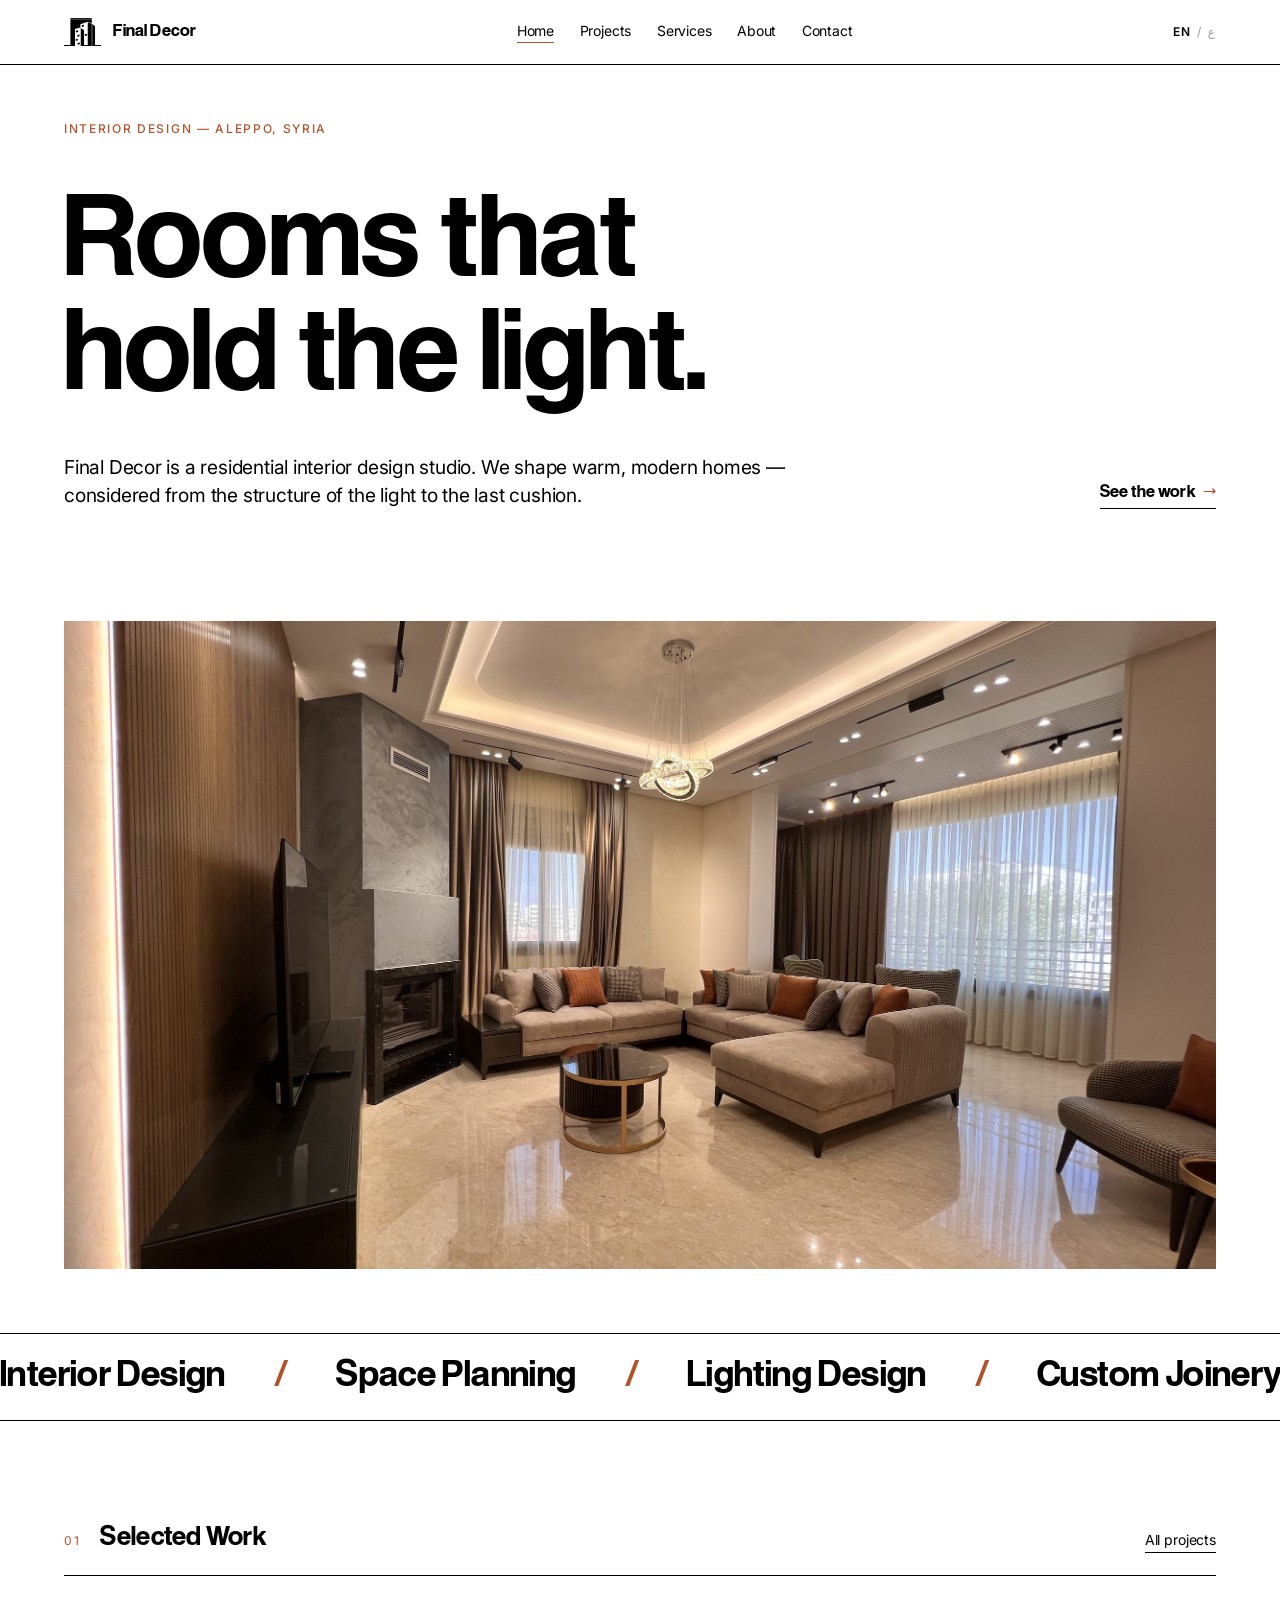
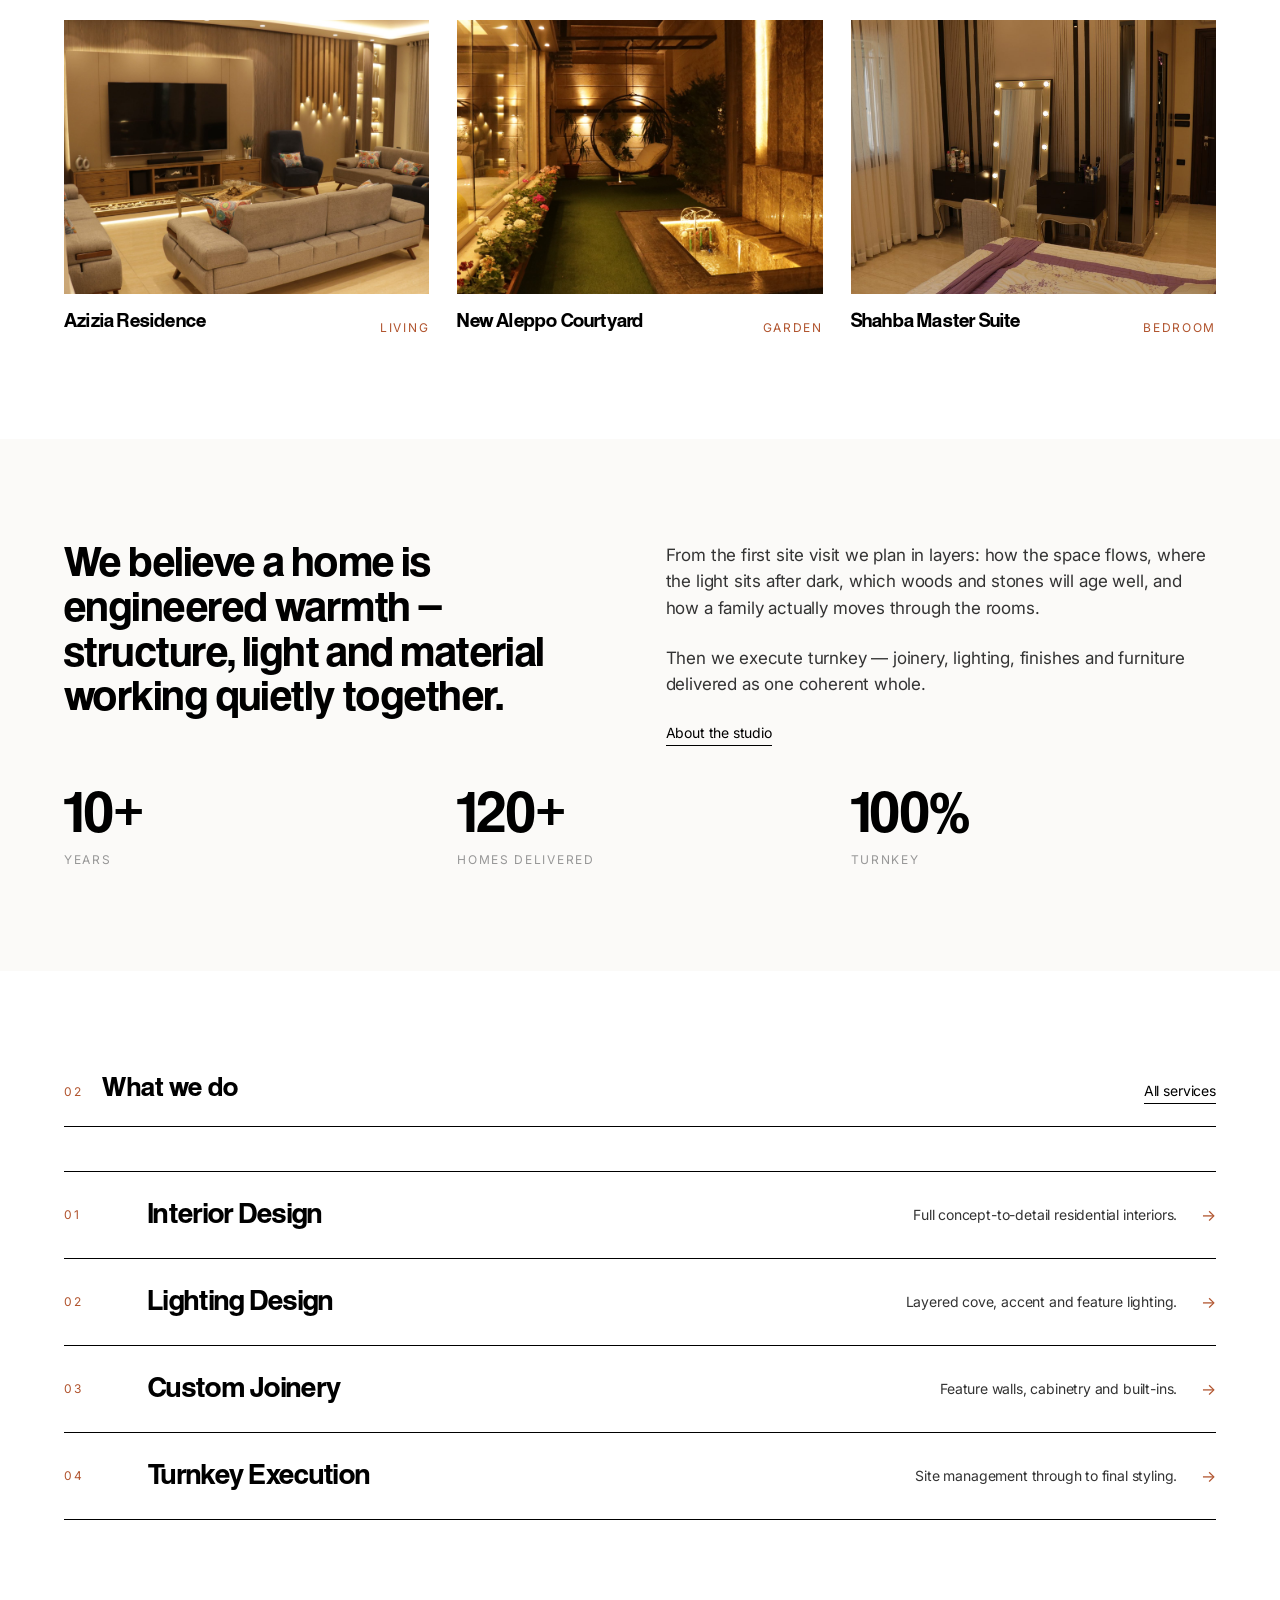
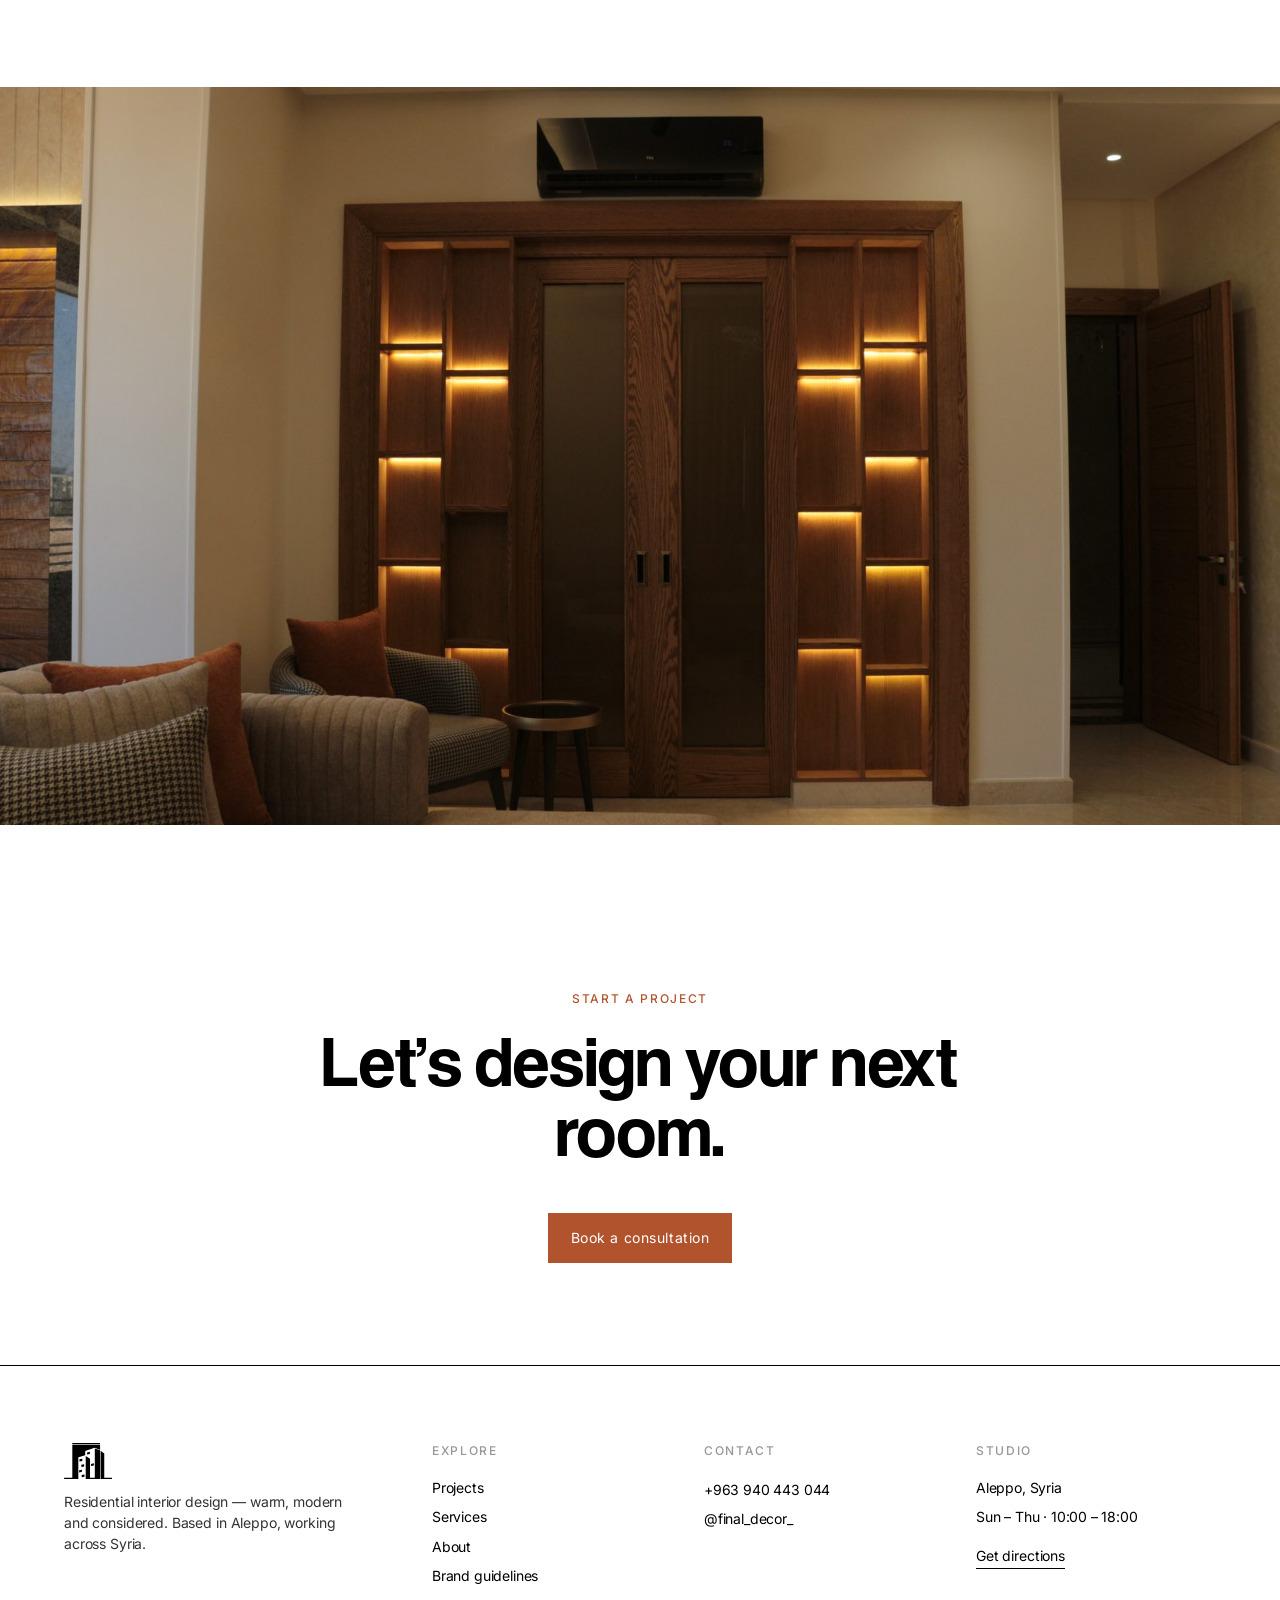
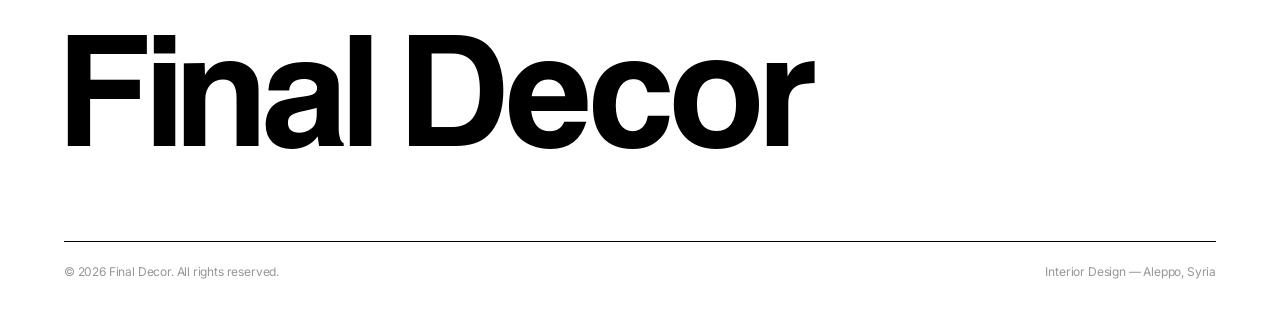
<file: site/index.html>
<!DOCTYPE html>
<html lang="en" dir="ltr"
      data-title-en="Final Decor — Interior Design, Aleppo"
      data-title-ar="فاينل ديكور — تصميم داخلي، حلب">
<head>
<meta charset="UTF-8">
<meta name="viewport" content="width=device-width, initial-scale=1">
<title>Final Decor — Interior Design, Aleppo</title>
<meta name="description" content="Final Decor is a residential interior design studio in Aleppo, Syria — warm, modern, considered interiors.">
<link rel="preconnect" href="https://fonts.googleapis.com">
<link rel="preconnect" href="https://fonts.gstatic.com" crossorigin>
<link href="https://fonts.googleapis.com/css2?family=Inter:wght@400;500;600&family=IBM+Plex+Sans+Arabic:wght@400;500;600&display=swap" rel="stylesheet">
<link rel="icon" href="assets/logo/mark-ink.svg">
<link rel="stylesheet" href="assets/css/style.css">
<noscript><style>[data-reveal]{opacity:1;transform:none}</style></noscript>
</head>
<body>

<header class="site-header">
  <div class="wrap nav">
    <a class="nav__brand" href="index.html" aria-label="Final Decor — home">
      <img src="assets/logo/mark-ink.svg" alt="" style="height:28px">
      <span style="font-family:var(--display);font-weight:500;font-size:18px;letter-spacing:var(--track-display)" data-en="Final Decor" data-ar="فاينل ديكور">Final Decor</span>
    </a>
    <nav class="nav__links" aria-label="Primary">
      <a class="nav__link" href="index.html" aria-current="page" data-en="Home" data-ar="الرئيسية">Home</a>
      <a class="nav__link" href="projects.html" data-en="Projects" data-ar="المشاريع">Projects</a>
      <a class="nav__link" href="services.html" data-en="Services" data-ar="الخدمات">Services</a>
      <a class="nav__link" href="about.html" data-en="About" data-ar="عن الاستوديو">About</a>
      <a class="nav__link" href="contact.html" data-en="Contact" data-ar="تواصل">Contact</a>
    </nav>
    <div class="nav__right">
      <button class="lang-toggle" data-lang-toggle aria-label="Switch language"><span data-code="en">EN</span><span class="sep">/</span><span data-code="ar">ع</span></button>
      <button class="nav__burger" aria-label="Menu"><span></span><span></span><span></span></button>
    </div>
  </div>
</header>

<main>
  <!-- HERO -->
  <section class="wrap hero">
    <div class="hero__head">
      <p class="eyebrow" data-reveal data-en="Interior Design — Aleppo, Syria" data-ar="تصميم داخلي — حلب، سوريا">Interior Design — Aleppo, Syria</p>
    </div>
    <h1 class="display-xl" data-reveal data-en="Rooms that<br>hold the light." data-ar="مساحاتٌ<br>تحتضن الضوء.">Rooms that<br>hold the light.</h1>
    <div class="hero__head mt-l" style="align-items:end">
      <p class="lead" data-reveal data-en="Final Decor is a residential interior design studio. We shape warm, modern homes — considered from the structure of the light to the last cushion."
         data-ar="فاينل ديكور استوديو تصميم داخلي سكني. نصوغ منازل دافئة وعصرية — مدروسة من بنية الضوء حتى آخر وسادة.">
        Final Decor is a residential interior design studio. We shape warm, modern homes — considered from the structure of the light to the last cushion.</p>
      <a class="link-arrow" href="projects.html" data-reveal><span data-en="See the work" data-ar="شاهد الأعمال">See the work</span> <span class="arw">→</span></a>
    </div>
  </section>

  <section class="wrap section--tight" data-reveal>
    <figure><img class="ratio-16x9 cover" src="assets/img/living-02.jpg" alt="Final Decor — a marble-floored living room in warm wood with layered lighting"></figure>
  </section>

  <!-- SERVICES MARQUEE -->
  <div class="strip" aria-hidden="true">
    <div class="strip__track">
      <span data-en="Interior Design" data-ar="تصميم داخلي">Interior Design</span><span class="dot">/</span>
      <span data-en="Space Planning" data-ar="تخطيط المساحات">Space Planning</span><span class="dot">/</span>
      <span data-en="Lighting Design" data-ar="تصميم الإضاءة">Lighting Design</span><span class="dot">/</span>
      <span data-en="Custom Joinery" data-ar="نجارة مخصّصة">Custom Joinery</span><span class="dot">/</span>
      <span data-en="Turnkey Execution" data-ar="تنفيذ متكامل">Turnkey Execution</span><span class="dot">/</span>
      <span data-en="Interior Design" data-ar="تصميم داخلي">Interior Design</span><span class="dot">/</span>
      <span data-en="Space Planning" data-ar="تخطيط المساحات">Space Planning</span><span class="dot">/</span>
      <span data-en="Lighting Design" data-ar="تصميم الإضاءة">Lighting Design</span><span class="dot">/</span>
      <span data-en="Custom Joinery" data-ar="نجارة مخصّصة">Custom Joinery</span><span class="dot">/</span>
      <span data-en="Turnkey Execution" data-ar="تنفيذ متكامل">Turnkey Execution</span><span class="dot">/</span>
    </div>
  </div>

  <!-- SELECTED PROJECTS -->
  <section class="wrap section">
    <div class="sec-head">
      <span class="sec-head__num">01</span>
      <h2 class="sec-head__title heading" data-en="Selected Work" data-ar="أعمال مختارة">Selected Work</h2>
      <a class="link small" href="projects.html" data-en="All projects" data-ar="كل المشاريع">All projects</a>
    </div>
    <div class="grid grid-3" data-reveal>
      <a class="project" href="projects.html">
        <div class="project__media"><img class="ratio-4x3 cover" src="assets/img/living-03.jpg" alt="Azizia Residence living room"></div>
        <div class="project__meta"><span class="project__name" data-en="Azizia Residence" data-ar="مسكن العزيزية">Azizia Residence</span><span class="project__type" data-en="Living" data-ar="جلوس">Living</span></div>
      </a>
      <a class="project" href="projects.html">
        <div class="project__media"><img class="ratio-4x3 cover" src="assets/img/garden-01.jpg" alt="New Aleppo courtyard garden"></div>
        <div class="project__meta"><span class="project__name" data-en="New Aleppo Courtyard" data-ar="فناء حلب الجديدة">New Aleppo Courtyard</span><span class="project__type" data-en="Garden" data-ar="حديقة">Garden</span></div>
      </a>
      <a class="project" href="projects.html">
        <div class="project__media"><img class="ratio-4x3 cover" src="assets/img/bedroom-03.jpg" alt="Shahba master suite vanity"></div>
        <div class="project__meta"><span class="project__name" data-en="Shahba Master Suite" data-ar="جناح الشهباء">Shahba Master Suite</span><span class="project__type" data-en="Bedroom" data-ar="نوم">Bedroom</span></div>
      </a>
    </div>
  </section>

  <!-- STUDIO STATEMENT -->
  <section class="section field-warm">
    <div class="wrap">
      <div class="editorial" data-reveal>
        <p class="display-m" data-en="We believe a home is engineered warmth — structure, light and material working quietly together."
           data-ar="نؤمن أن المنزل دفءٌ مُهندَس — بنيةٌ وضوءٌ وخامةٌ تعمل معاً بهدوء.">We believe a home is engineered warmth — structure, light and material working quietly together.</p>
        <div class="body body--muted">
          <p data-en="From the first site visit we plan in layers: how the space flows, where the light sits after dark, which woods and stones will age well, and how a family actually moves through the rooms."
             data-ar="من أول زيارة للموقع نخطط بطبقات: كيف تنساب المساحة، وأين يستقر الضوء بعد حلول الظلام، وأي الأخشاب والأحجار ستتقادم بجمال، وكيف تتحرك العائلة فعلياً بين الغرف.">
            From the first site visit we plan in layers: how the space flows, where the light sits after dark, which woods and stones will age well, and how a family actually moves through the rooms.</p>
          <p class="mt-m" data-en="Then we execute turnkey — joinery, lighting, finishes and furniture delivered as one coherent whole."
             data-ar="ثم ننفّذ بنظام المفتاح الجاهز — نجارة وإضاءة وتشطيبات وأثاث تُسلَّم ككلٍّ متكامل.">
            Then we execute turnkey — joinery, lighting, finishes and furniture delivered as one coherent whole.</p>
          <a class="link mt-m" href="about.html" style="display:inline-block;margin-top:24px" data-en="About the studio" data-ar="عن الاستوديو">About the studio</a>
        </div>
      </div>
      <div class="grid grid-3 mt-l" data-reveal>
        <div class="metric"><span class="metric__num">10+</span><span class="metric__label" data-en="Years" data-ar="سنوات">Years</span></div>
        <div class="metric"><span class="metric__num">120+</span><span class="metric__label" data-en="Homes delivered" data-ar="منزل منجز">Homes delivered</span></div>
        <div class="metric"><span class="metric__num">100%</span><span class="metric__label" data-en="Turnkey" data-ar="مفتاح جاهز">Turnkey</span></div>
      </div>
    </div>
  </section>

  <!-- SERVICES INDEX -->
  <section class="wrap section">
    <div class="sec-head">
      <span class="sec-head__num">02</span>
      <h2 class="sec-head__title heading" data-en="What we do" data-ar="ما نقدّمه">What we do</h2>
      <a class="link small" href="services.html" data-en="All services" data-ar="كل الخدمات">All services</a>
    </div>
    <div data-reveal>
      <a class="index-row" href="services.html">
        <span class="index-row__num">01</span>
        <span class="index-row__title" data-en="Interior Design" data-ar="التصميم الداخلي">Interior Design</span>
        <span class="index-row__desc" data-en="Full concept-to-detail residential interiors." data-ar="تصميم داخلي سكني من الفكرة إلى التفصيل.">Full concept-to-detail residential interiors.</span>
        <span class="arw">→</span>
      </a>
      <a class="index-row" href="services.html">
        <span class="index-row__num">02</span>
        <span class="index-row__title" data-en="Lighting Design" data-ar="تصميم الإضاءة">Lighting Design</span>
        <span class="index-row__desc" data-en="Layered cove, accent and feature lighting." data-ar="إضاءة مخفية ومميزة متعددة الطبقات.">Layered cove, accent and feature lighting.</span>
        <span class="arw">→</span>
      </a>
      <a class="index-row" href="services.html">
        <span class="index-row__num">03</span>
        <span class="index-row__title" data-en="Custom Joinery" data-ar="النجارة المخصّصة">Custom Joinery</span>
        <span class="index-row__desc" data-en="Feature walls, cabinetry and built-ins." data-ar="جدران مميزة وخزائن ووحدات مدمجة.">Feature walls, cabinetry and built-ins.</span>
        <span class="arw">→</span>
      </a>
      <a class="index-row" href="services.html">
        <span class="index-row__num">04</span>
        <span class="index-row__title" data-en="Turnkey Execution" data-ar="التنفيذ المتكامل">Turnkey Execution</span>
        <span class="index-row__desc" data-en="Site management through to final styling." data-ar="إدارة الموقع حتى التنسيق النهائي.">Site management through to final styling.</span>
        <span class="arw">→</span>
      </a>
    </div>
  </section>

  <!-- FULL BLEED BREAK -->
  <section class="section--tight" data-reveal>
    <figure><img class="cover" style="width:100%;max-height:82vh" src="assets/img/detail-01.jpg" alt="Wood feature wall with lit display niches"></figure>
  </section>

  <!-- CTA -->
  <section class="wrap section center">
    <p class="eyebrow" data-reveal data-en="Start a project" data-ar="ابدأ مشروعاً">Start a project</p>
    <h2 class="display-l mt-m" data-reveal style="max-width:20ch;margin-inline:auto" data-en="Let’s design your next room." data-ar="لنصمّم غرفتك القادمة.">Let’s design your next room.</h2>
    <div class="mt-l" data-reveal>
      <a class="btn btn--inverse" href="contact.html" data-en="Book a consultation" data-ar="احجز استشارة">Book a consultation</a>
    </div>
  </section>
</main>

<!-- FOOTER -->
<footer class="site-footer">
  <div class="wrap">
    <div class="footer-grid">
      <div class="footer-col">
        <img src="assets/logo/mark-ink.svg" alt="Final Decor" style="height:36px">
        <p class="small mt-s" style="max-width:32ch;color:var(--charcoal)" data-en="Residential interior design — warm, modern and considered. Based in Aleppo, working across Syria." data-ar="تصميم داخلي سكني — دافئ وعصري ومدروس. مقرّنا حلب، ونعمل في عموم سوريا.">Residential interior design — warm, modern and considered. Based in Aleppo, working across Syria.</p>
      </div>
      <div class="footer-col">
        <h4 data-en="Explore" data-ar="استكشف">Explore</h4>
        <a href="projects.html" data-en="Projects" data-ar="المشاريع">Projects</a>
        <a href="services.html" data-en="Services" data-ar="الخدمات">Services</a>
        <a href="about.html" data-en="About" data-ar="عن الاستوديو">About</a>
        <a href="brand.html" data-en="Brand guidelines" data-ar="دليل الهوية">Brand guidelines</a>
      </div>
      <div class="footer-col">
        <h4 data-en="Contact" data-ar="تواصل">Contact</h4>
        <a href="tel:+963940443044" class="ltr" style="display:inline-block">+963 940 443 044</a>
        <a href="https://instagram.com/final_decor_" target="_blank" rel="noopener">@final_decor_</a>
      </div>
      <div class="footer-col">
        <h4 data-en="Studio" data-ar="الاستوديو">Studio</h4>
        <p data-en="Aleppo, Syria" data-ar="حلب، سوريا">Aleppo, Syria</p>
        <p data-en="Sun – Thu · 10:00 – 18:00" data-ar="الأحد – الخميس · ١٠:٠٠ – ١٨:٠٠">Sun – Thu · 10:00 – 18:00</p>
        <a href="contact.html" class="link small" style="margin-top:8px;display:inline-block" data-en="Get directions" data-ar="الموقع">Get directions</a>
      </div>
    </div>
    <div class="footer-word ltr" aria-hidden="true">Final Decor</div>
    <div class="footer-bottom">
      <p>© <span data-year></span> Final Decor. <span data-en="All rights reserved." data-ar="جميع الحقوق محفوظة.">All rights reserved.</span></p>
      <p><span data-en="Interior Design — Aleppo, Syria" data-ar="تصميم داخلي — حلب، سوريا">Interior Design — Aleppo, Syria</span></p>
    </div>
  </div>
</footer>

<script src="assets/js/main.js"></script>
</body>
</html>
</file>
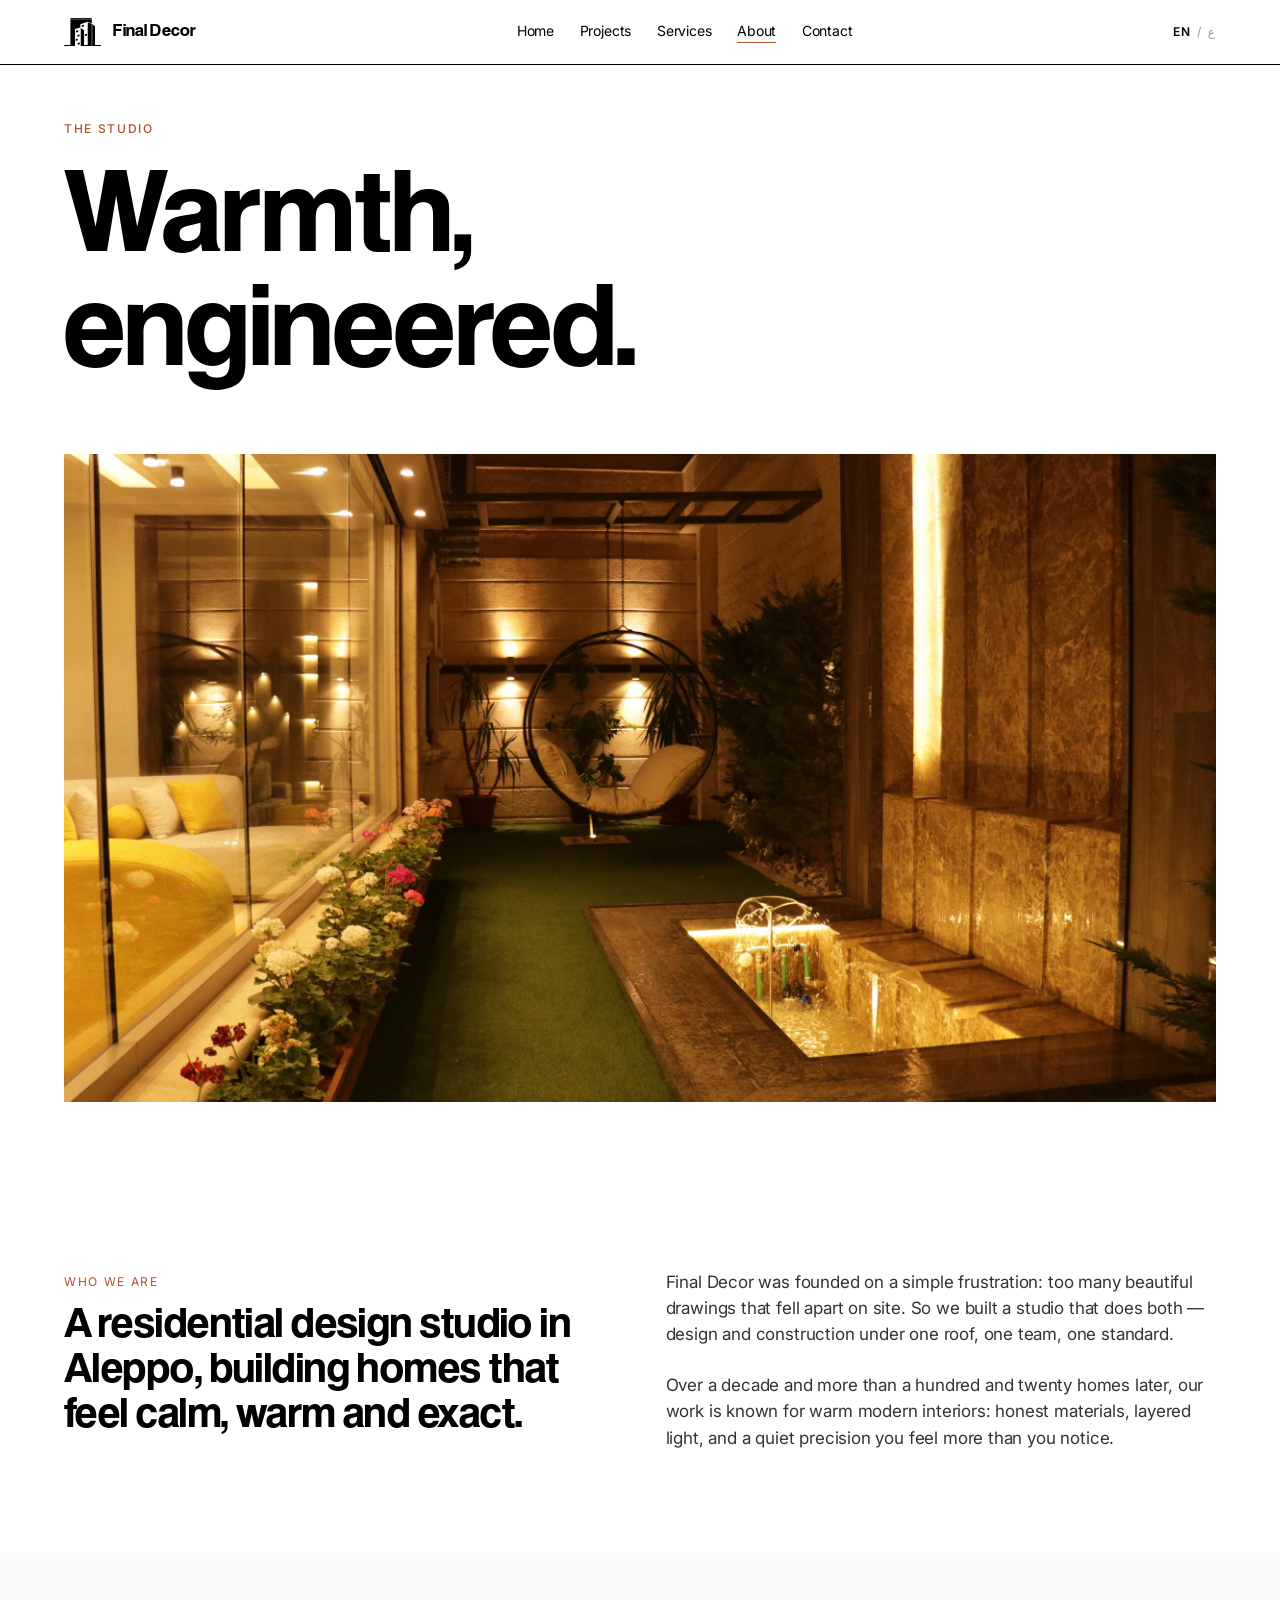
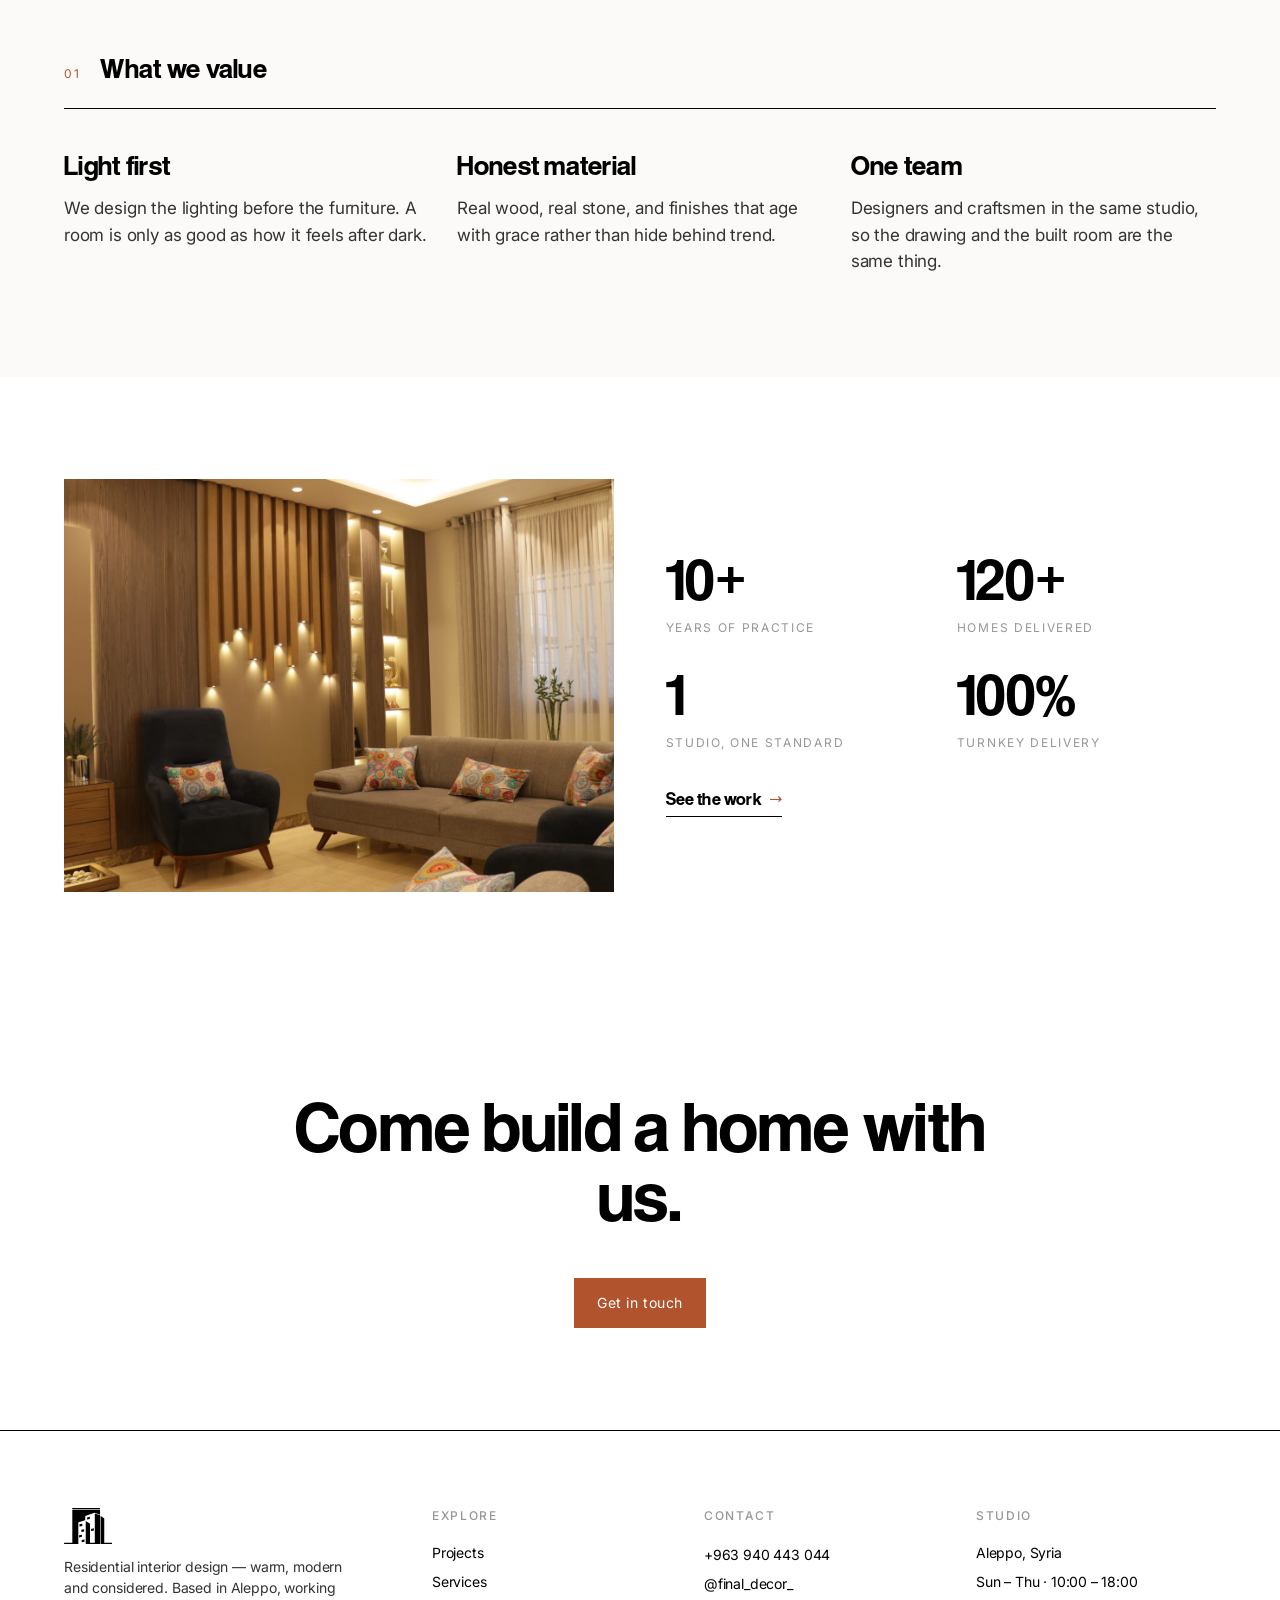
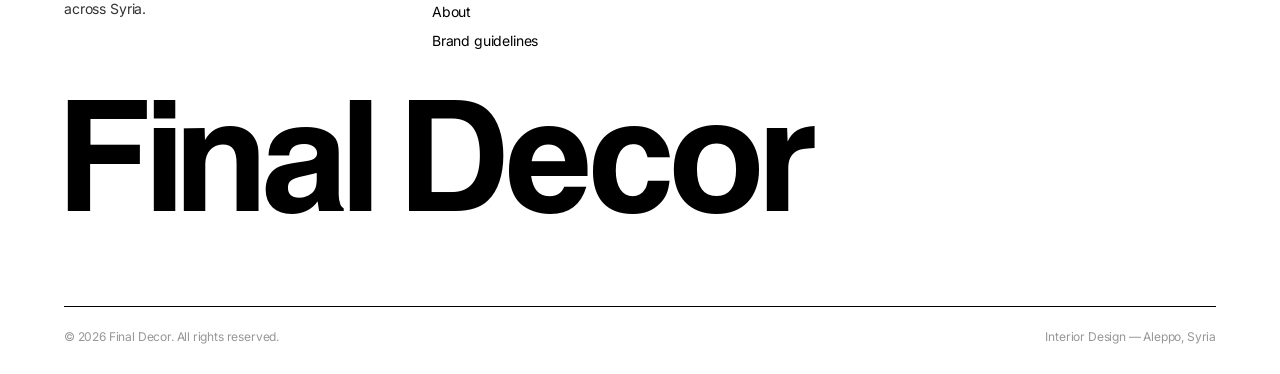
<file: site/about.html>
<!DOCTYPE html>
<html lang="en" dir="ltr"
      data-title-en="About — Final Decor" data-title-ar="عن الاستوديو — فاينل ديكور">
<head>
<meta charset="UTF-8">
<meta name="viewport" content="width=device-width, initial-scale=1">
<title>About — Final Decor</title>
<meta name="description" content="Final Decor — a residential interior design studio in Aleppo, Syria.">
<link rel="preconnect" href="https://fonts.googleapis.com">
<link rel="preconnect" href="https://fonts.gstatic.com" crossorigin>
<link href="https://fonts.googleapis.com/css2?family=Inter:wght@400;500;600&family=IBM+Plex+Sans+Arabic:wght@400;500;600&display=swap" rel="stylesheet">
<link rel="icon" href="assets/logo/mark-ink.svg">
<link rel="stylesheet" href="assets/css/style.css">
<noscript><style>[data-reveal]{opacity:1;transform:none}</style></noscript>
</head>
<body>

<header class="site-header">
  <div class="wrap nav">
    <a class="nav__brand" href="index.html" aria-label="Final Decor — home">
      <img src="assets/logo/mark-ink.svg" alt="" style="height:28px">
      <span style="font-family:var(--display);font-weight:500;font-size:18px;letter-spacing:var(--track-display)" data-en="Final Decor" data-ar="فاينل ديكور">Final Decor</span>
    </a>
    <nav class="nav__links" aria-label="Primary">
      <a class="nav__link" href="index.html" data-en="Home" data-ar="الرئيسية">Home</a>
      <a class="nav__link" href="projects.html" data-en="Projects" data-ar="المشاريع">Projects</a>
      <a class="nav__link" href="services.html" data-en="Services" data-ar="الخدمات">Services</a>
      <a class="nav__link" href="about.html" aria-current="page" data-en="About" data-ar="عن الاستوديو">About</a>
      <a class="nav__link" href="contact.html" data-en="Contact" data-ar="تواصل">Contact</a>
    </nav>
    <div class="nav__right">
      <button class="lang-toggle" data-lang-toggle aria-label="Switch language"><span data-code="en">EN</span><span class="sep">/</span><span data-code="ar">ع</span></button>
      <button class="nav__burger" aria-label="Menu"><span></span><span></span><span></span></button>
    </div>
  </div>
</header>

<main>
  <section class="wrap hero">
    <p class="eyebrow" data-reveal data-en="The studio" data-ar="الاستوديو">The studio</p>
    <h1 class="display-xl mt-m" data-reveal data-en="Warmth,<br>engineered." data-ar="دفءٌ<br>مُهندَس.">Warmth,<br>engineered.</h1>
  </section>

  <section class="wrap section--tight" data-reveal>
    <figure><img class="ratio-16x9 cover" src="assets/img/garden-01.jpg" alt="Final Decor — interior courtyard at golden hour"></figure>
  </section>

  <!-- STORY -->
  <section class="wrap section">
    <div class="editorial" data-reveal>
      <div>
        <span class="mono-label" data-en="Who we are" data-ar="من نحن">Who we are</span>
        <p class="display-m mt-s" data-en="A residential design studio in Aleppo, building homes that feel calm, warm and exact."
           data-ar="استوديو تصميم سكني في حلب، يبني منازل تشعر بالهدوء والدفء والدقّة.">A residential design studio in Aleppo, building homes that feel calm, warm and exact.</p>
      </div>
      <div class="body body--muted">
        <p data-en="Final Decor was founded on a simple frustration: too many beautiful drawings that fell apart on site. So we built a studio that does both — design and construction under one roof, one team, one standard."
           data-ar="تأسّست فاينل ديكور من إحباطٍ بسيط: تصاميم جميلة كثيرة تنهار عند التنفيذ. فبنينا استوديو يقوم بالأمرين — التصميم والتنفيذ تحت سقف واحد، وفريق واحد، ومعيار واحد.">
          Final Decor was founded on a simple frustration: too many beautiful drawings that fell apart on site. So we built a studio that does both — design and construction under one roof, one team, one standard.</p>
        <p class="mt-m" data-en="Over a decade and more than a hundred and twenty homes later, our work is known for warm modern interiors: honest materials, layered light, and a quiet precision you feel more than you notice."
           data-ar="بعد أكثر من عقد وأكثر من مئة وعشرين منزلاً، باتت أعمالنا معروفة بتصميمها الداخلي الدافئ العصري: خامات صادقة، وإضاءة متدرّجة، ودقّة هادئة تشعر بها أكثر مما تلاحظها.">
          Over a decade and more than a hundred and twenty homes later, our work is known for warm modern interiors: honest materials, layered light, and a quiet precision you feel more than you notice.</p>
      </div>
    </div>
  </section>

  <!-- VALUES -->
  <section class="section field-warm">
    <div class="wrap">
      <div class="sec-head"><span class="sec-head__num">01</span><h2 class="sec-head__title heading" data-en="What we value" data-ar="ما نؤمن به">What we value</h2></div>
      <div class="grid grid-3" data-reveal>
        <div>
          <h3 class="heading" data-en="Light first" data-ar="الضوء أولاً">Light first</h3>
          <p class="body body--muted mt-s" data-en="We design the lighting before the furniture. A room is only as good as how it feels after dark." data-ar="نصمّم الإضاءة قبل الأثاث. الغرفة بقدر ما تشعر به بعد حلول الظلام.">We design the lighting before the furniture. A room is only as good as how it feels after dark.</p>
        </div>
        <div>
          <h3 class="heading" data-en="Honest material" data-ar="خامات صادقة">Honest material</h3>
          <p class="body body--muted mt-s" data-en="Real wood, real stone, and finishes that age with grace rather than hide behind trend." data-ar="خشب حقيقي وحجر حقيقي وتشطيبات تتقادم بأناقة بدل أن تختبئ خلف الموضة.">Real wood, real stone, and finishes that age with grace rather than hide behind trend.</p>
        </div>
        <div>
          <h3 class="heading" data-en="One team" data-ar="فريق واحد">One team</h3>
          <p class="body body--muted mt-s" data-en="Designers and craftsmen in the same studio, so the drawing and the built room are the same thing." data-ar="مصممون وحرفيون في الاستوديو نفسه، فيصبح المخطط والغرفة المنفّذة شيئاً واحداً.">Designers and craftsmen in the same studio, so the drawing and the built room are the same thing.</p>
        </div>
      </div>
    </div>
  </section>

  <!-- METRICS + IMAGE -->
  <section class="wrap section">
    <div class="editorial" style="align-items:center" data-reveal>
      <figure><img class="ratio-4x3 cover" src="assets/img/living-06.jpg" alt="Final Decor — warm living room"></figure>
      <div>
        <div class="grid grid-2" style="gap:32px">
          <div class="metric"><span class="metric__num">10+</span><span class="metric__label" data-en="Years of practice" data-ar="سنوات الخبرة">Years of practice</span></div>
          <div class="metric"><span class="metric__num">120+</span><span class="metric__label" data-en="Homes delivered" data-ar="منزل منجز">Homes delivered</span></div>
          <div class="metric"><span class="metric__num">1</span><span class="metric__label" data-en="Studio, one standard" data-ar="استوديو ومعيار واحد">Studio, one standard</span></div>
          <div class="metric"><span class="metric__num">100%</span><span class="metric__label" data-en="Turnkey delivery" data-ar="تسليم متكامل">Turnkey delivery</span></div>
        </div>
        <a class="link-arrow mt-l" href="projects.html" style="margin-top:36px"><span data-en="See the work" data-ar="شاهد الأعمال">See the work</span> <span class="arw">→</span></a>
      </div>
    </div>
  </section>

  <!-- CTA -->
  <section class="wrap section center">
    <h2 class="display-l" data-reveal style="max-width:20ch;margin-inline:auto" data-en="Come build a home with us." data-ar="لنبنِ منزلاً معاً.">Come build a home with us.</h2>
    <div class="mt-l" data-reveal><a class="btn btn--inverse" href="contact.html" data-en="Get in touch" data-ar="تواصل معنا">Get in touch</a></div>
  </section>
</main>

<footer class="site-footer">
  <div class="wrap">
    <div class="footer-grid">
      <div class="footer-col">
        <img src="assets/logo/mark-ink.svg" alt="Final Decor" style="height:36px">
        <p class="small mt-s" style="max-width:32ch;color:var(--charcoal)" data-en="Residential interior design — warm, modern and considered. Based in Aleppo, working across Syria." data-ar="تصميم داخلي سكني — دافئ وعصري ومدروس. مقرّنا حلب، ونعمل في عموم سوريا.">Residential interior design — warm, modern and considered. Based in Aleppo, working across Syria.</p>
      </div>
      <div class="footer-col">
        <h4 data-en="Explore" data-ar="استكشف">Explore</h4>
        <a href="projects.html" data-en="Projects" data-ar="المشاريع">Projects</a>
        <a href="services.html" data-en="Services" data-ar="الخدمات">Services</a>
        <a href="about.html" data-en="About" data-ar="عن الاستوديو">About</a>
        <a href="brand.html" data-en="Brand guidelines" data-ar="دليل الهوية">Brand guidelines</a>
      </div>
      <div class="footer-col">
        <h4 data-en="Contact" data-ar="تواصل">Contact</h4>
        <a href="tel:+963940443044" class="ltr" style="display:inline-block">+963 940 443 044</a>
        <a href="https://instagram.com/final_decor_" target="_blank" rel="noopener">@final_decor_</a>
      </div>
      <div class="footer-col">
        <h4 data-en="Studio" data-ar="الاستوديو">Studio</h4>
        <p data-en="Aleppo, Syria" data-ar="حلب، سوريا">Aleppo, Syria</p>
        <p data-en="Sun – Thu · 10:00 – 18:00" data-ar="الأحد – الخميس · ١٠:٠٠ – ١٨:٠٠">Sun – Thu · 10:00 – 18:00</p>
      </div>
    </div>
    <div class="footer-word ltr" aria-hidden="true">Final Decor</div>
    <div class="footer-bottom">
      <p>© <span data-year></span> Final Decor. <span data-en="All rights reserved." data-ar="جميع الحقوق محفوظة.">All rights reserved.</span></p>
      <p><span data-en="Interior Design — Aleppo, Syria" data-ar="تصميم داخلي — حلب، سوريا">Interior Design — Aleppo, Syria</span></p>
    </div>
  </div>
</footer>

<script src="assets/js/main.js"></script>
</body>
</html>
</file>
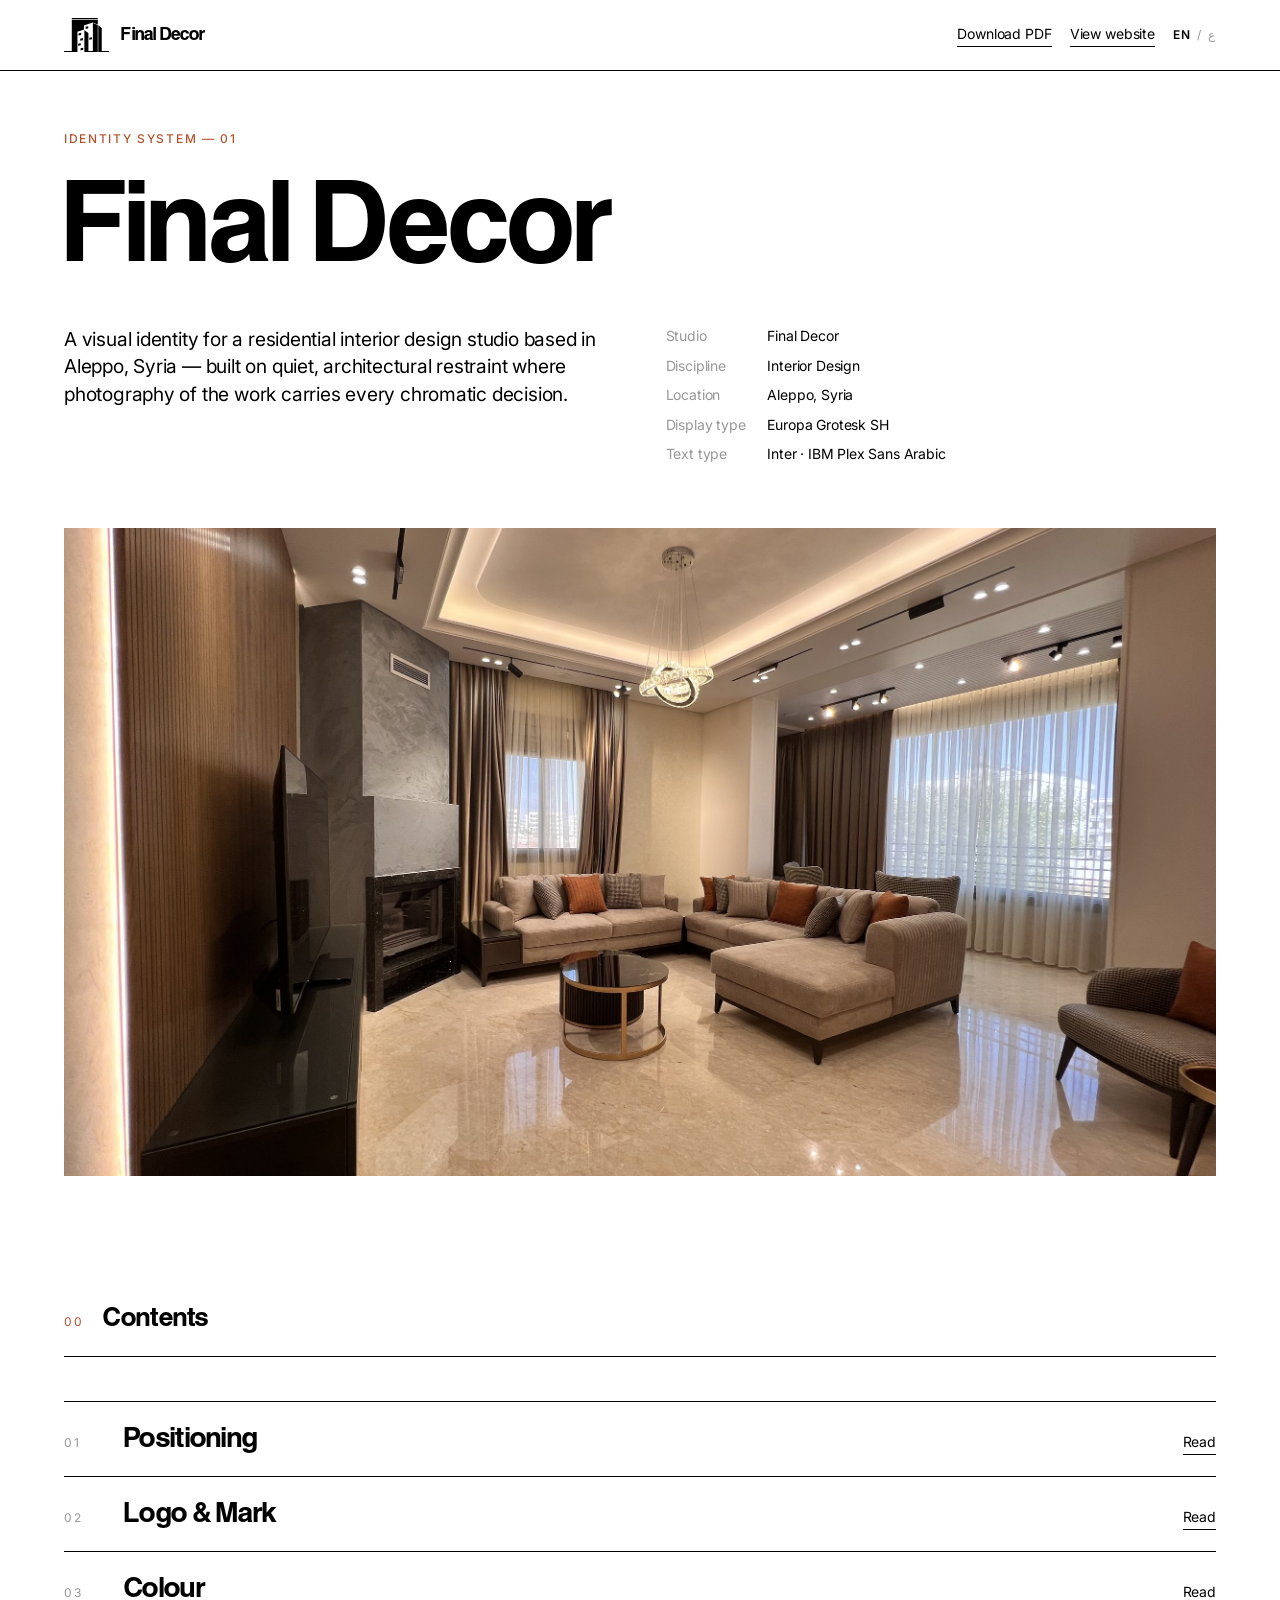
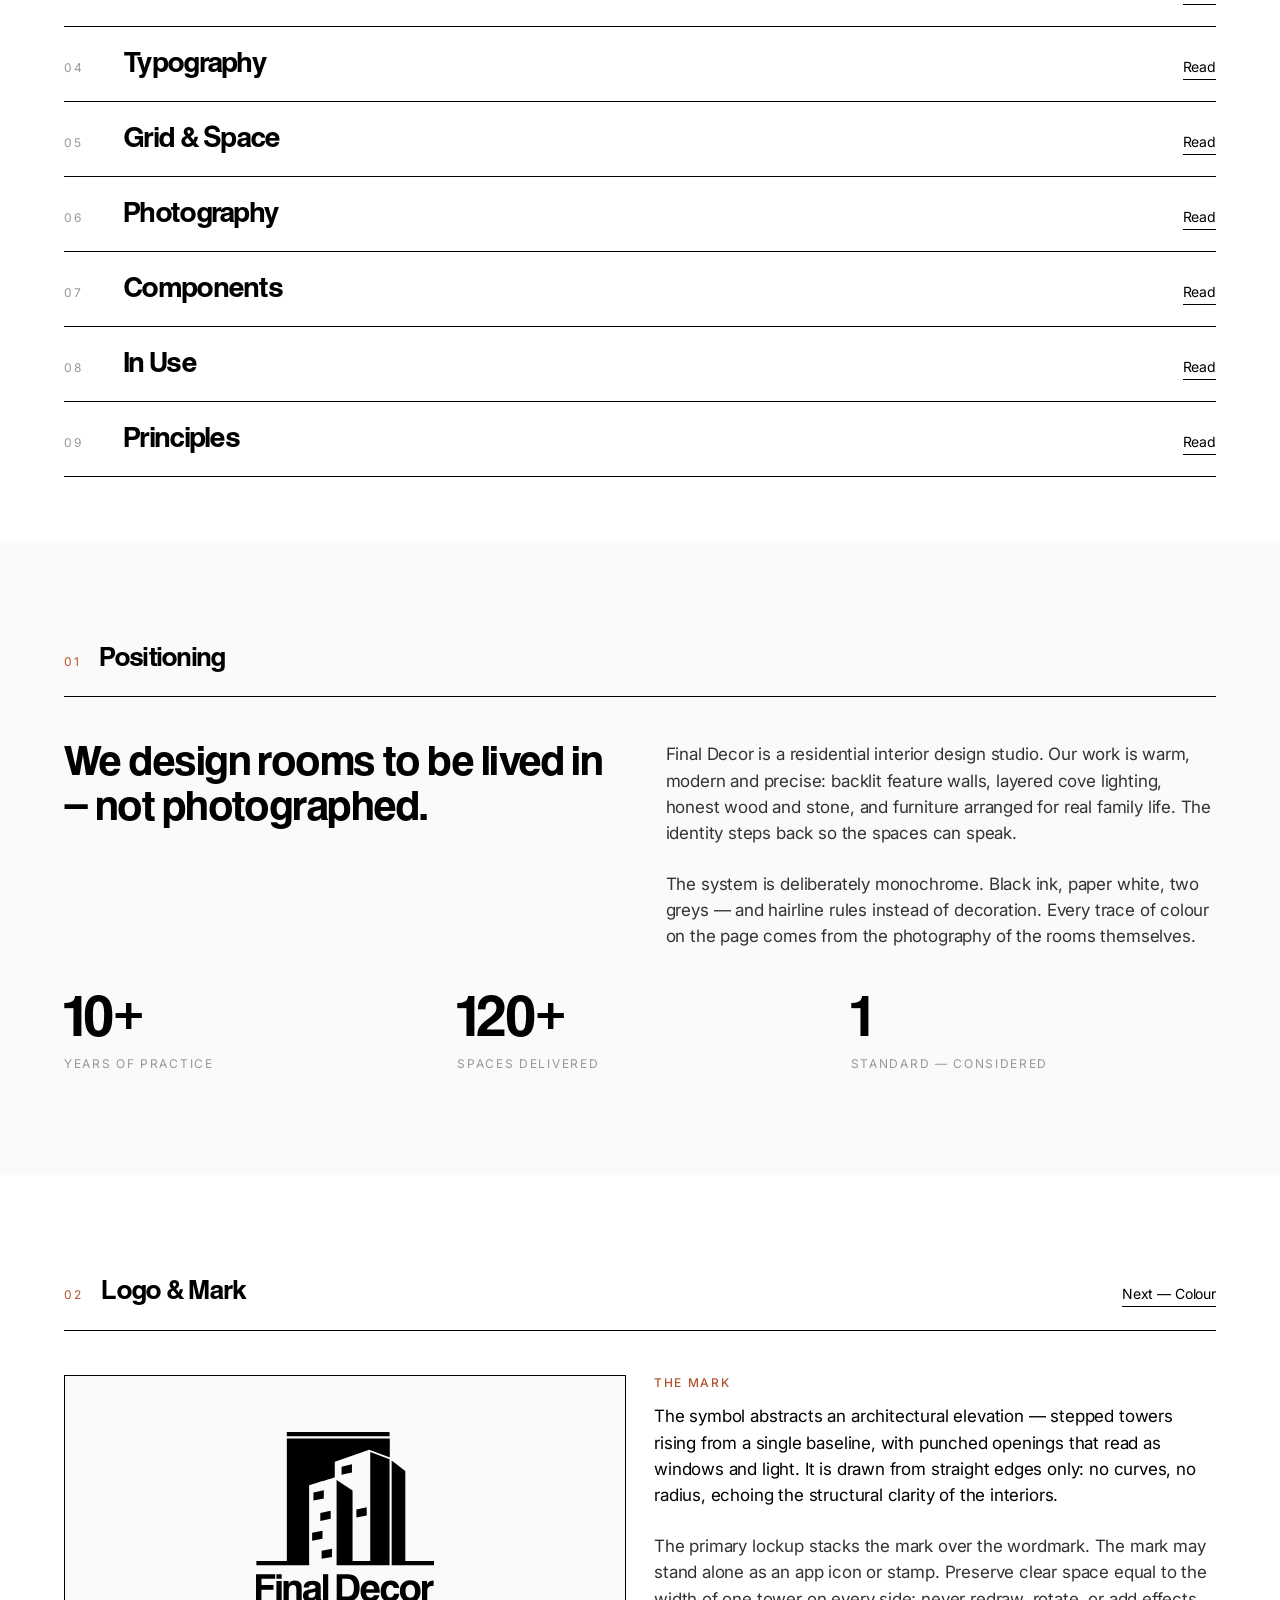
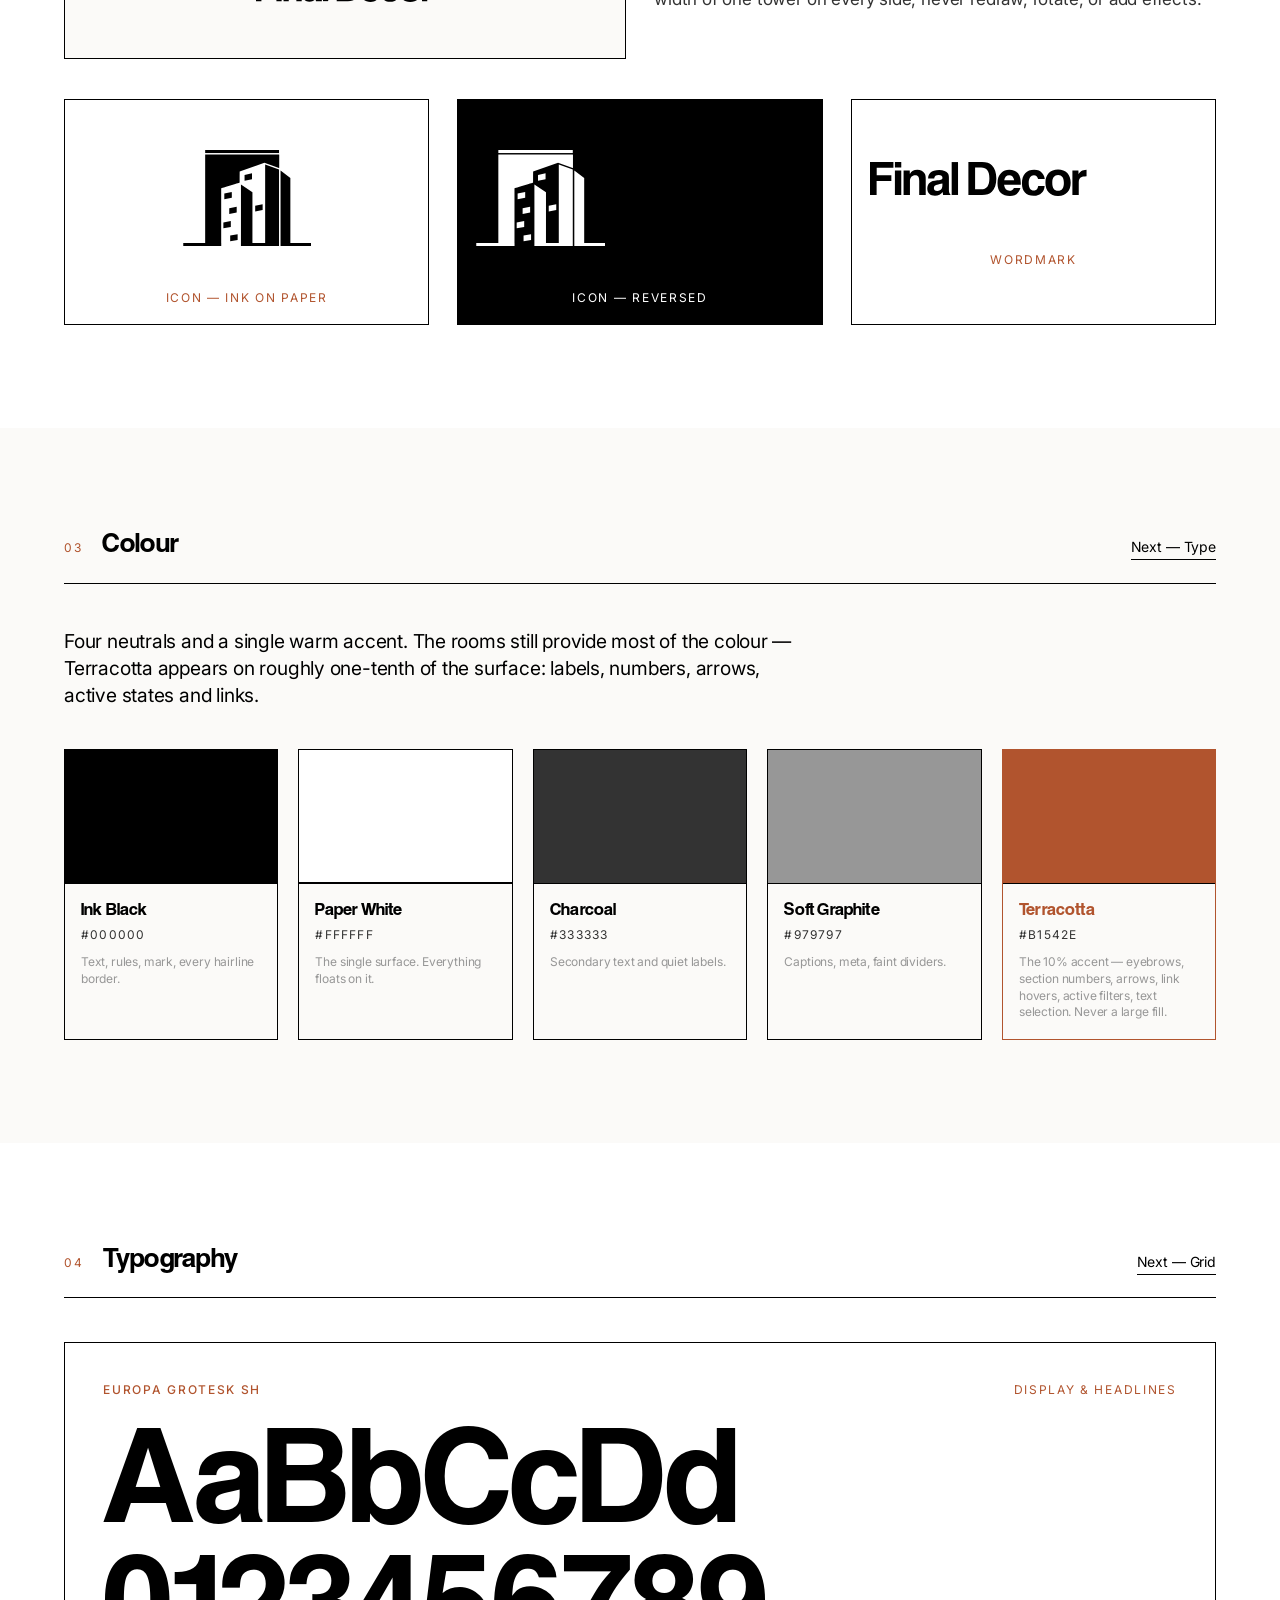
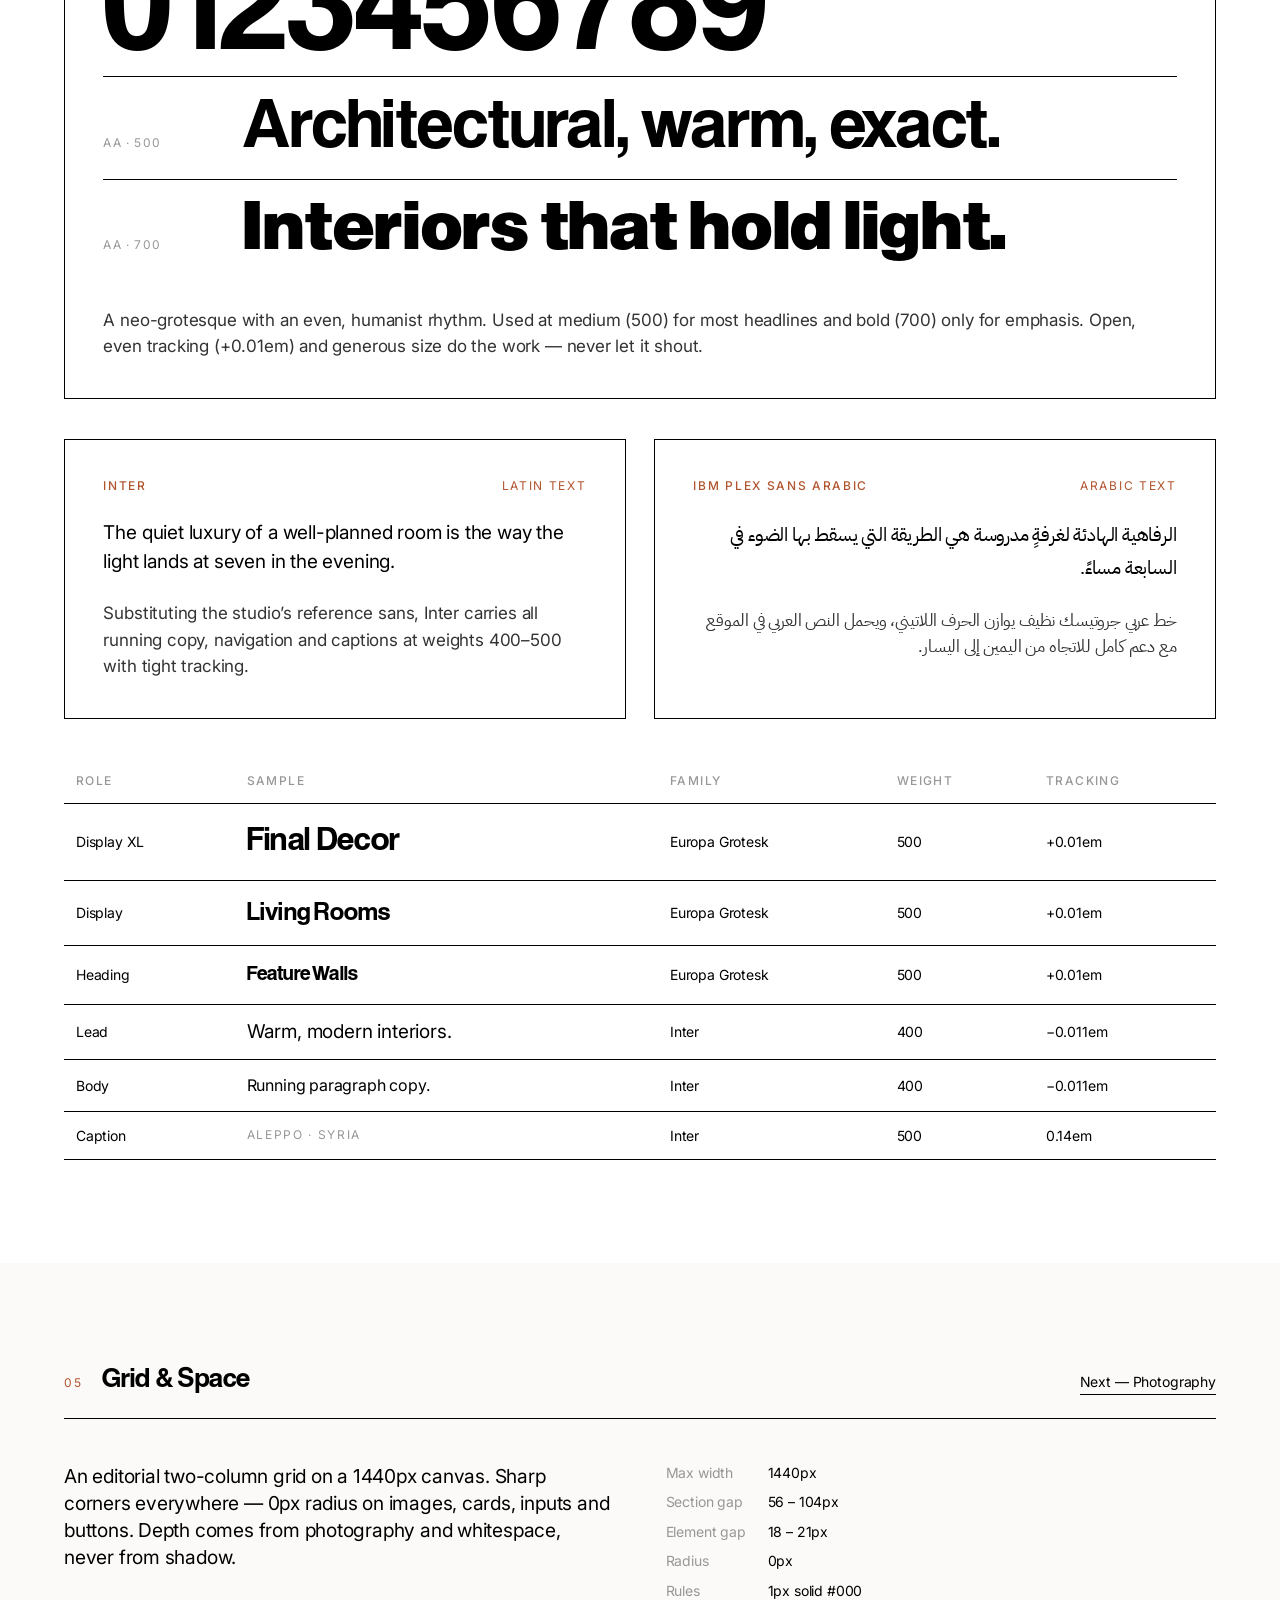
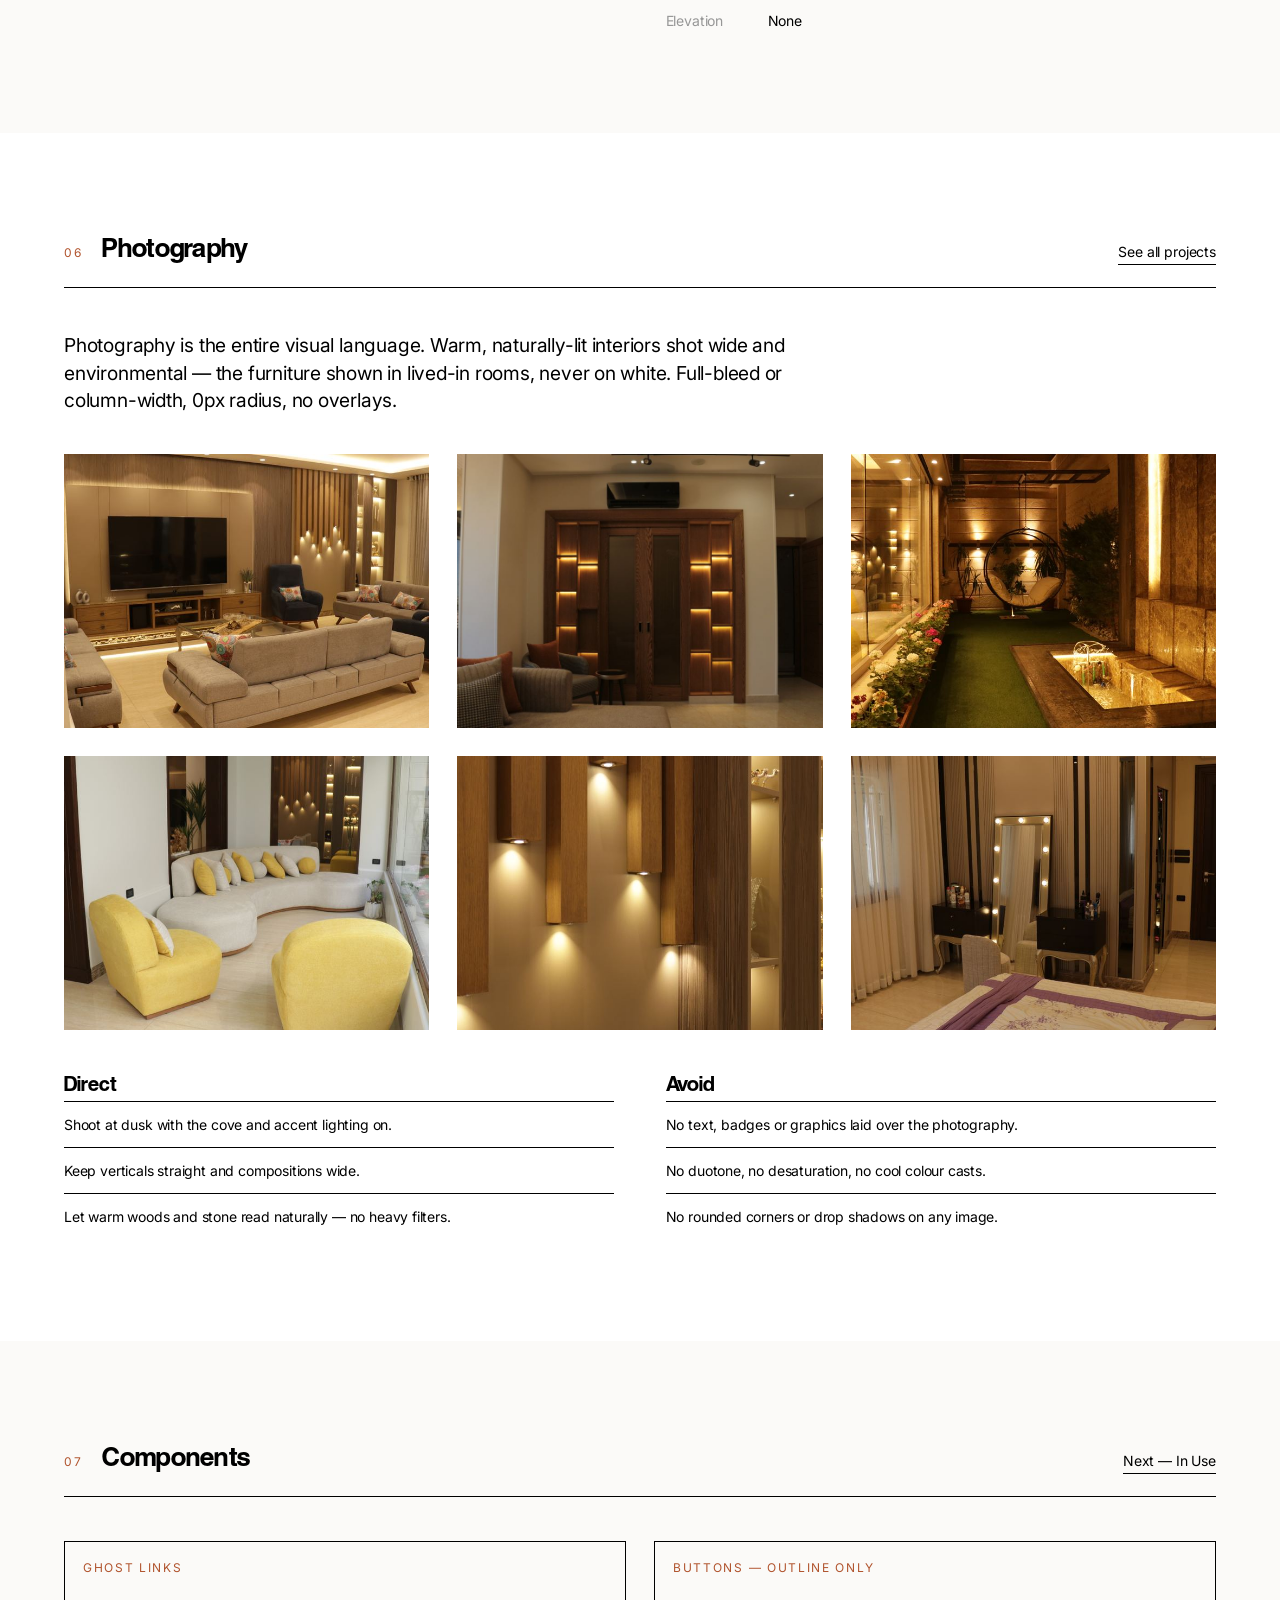
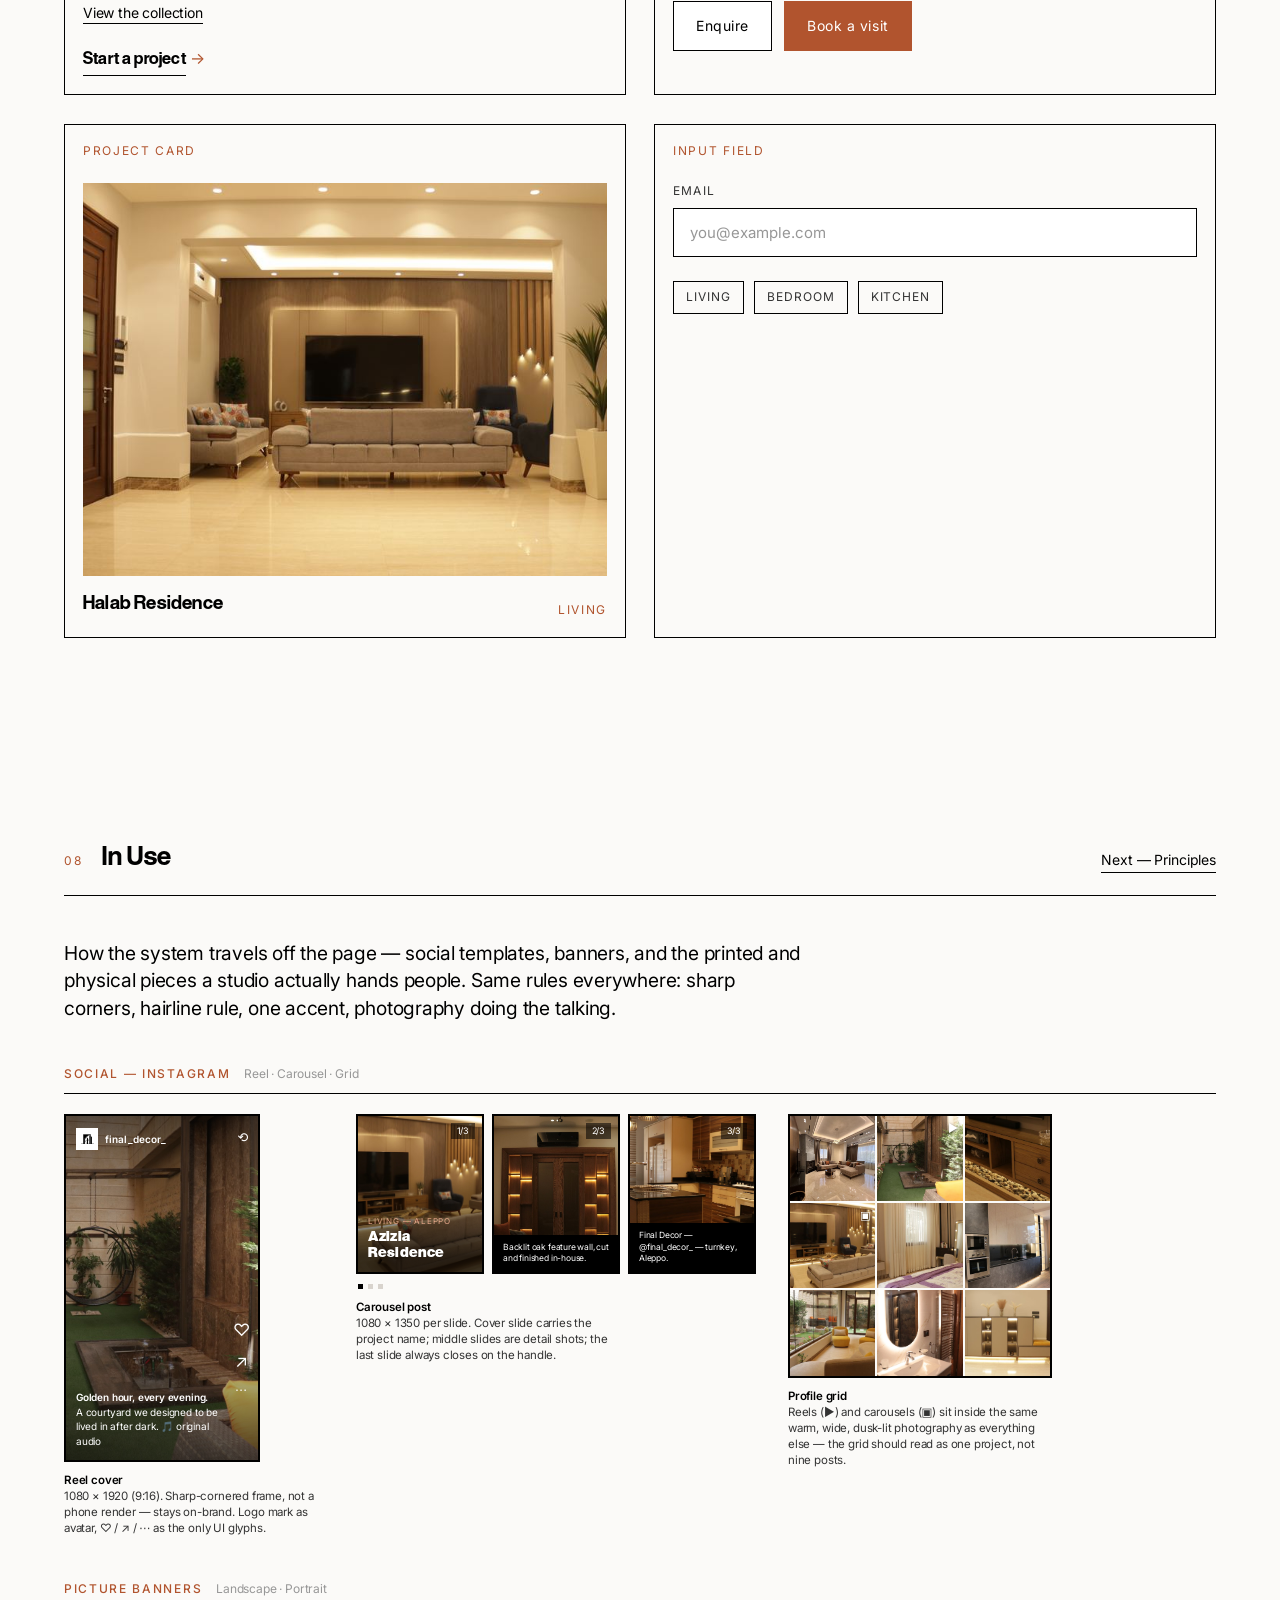
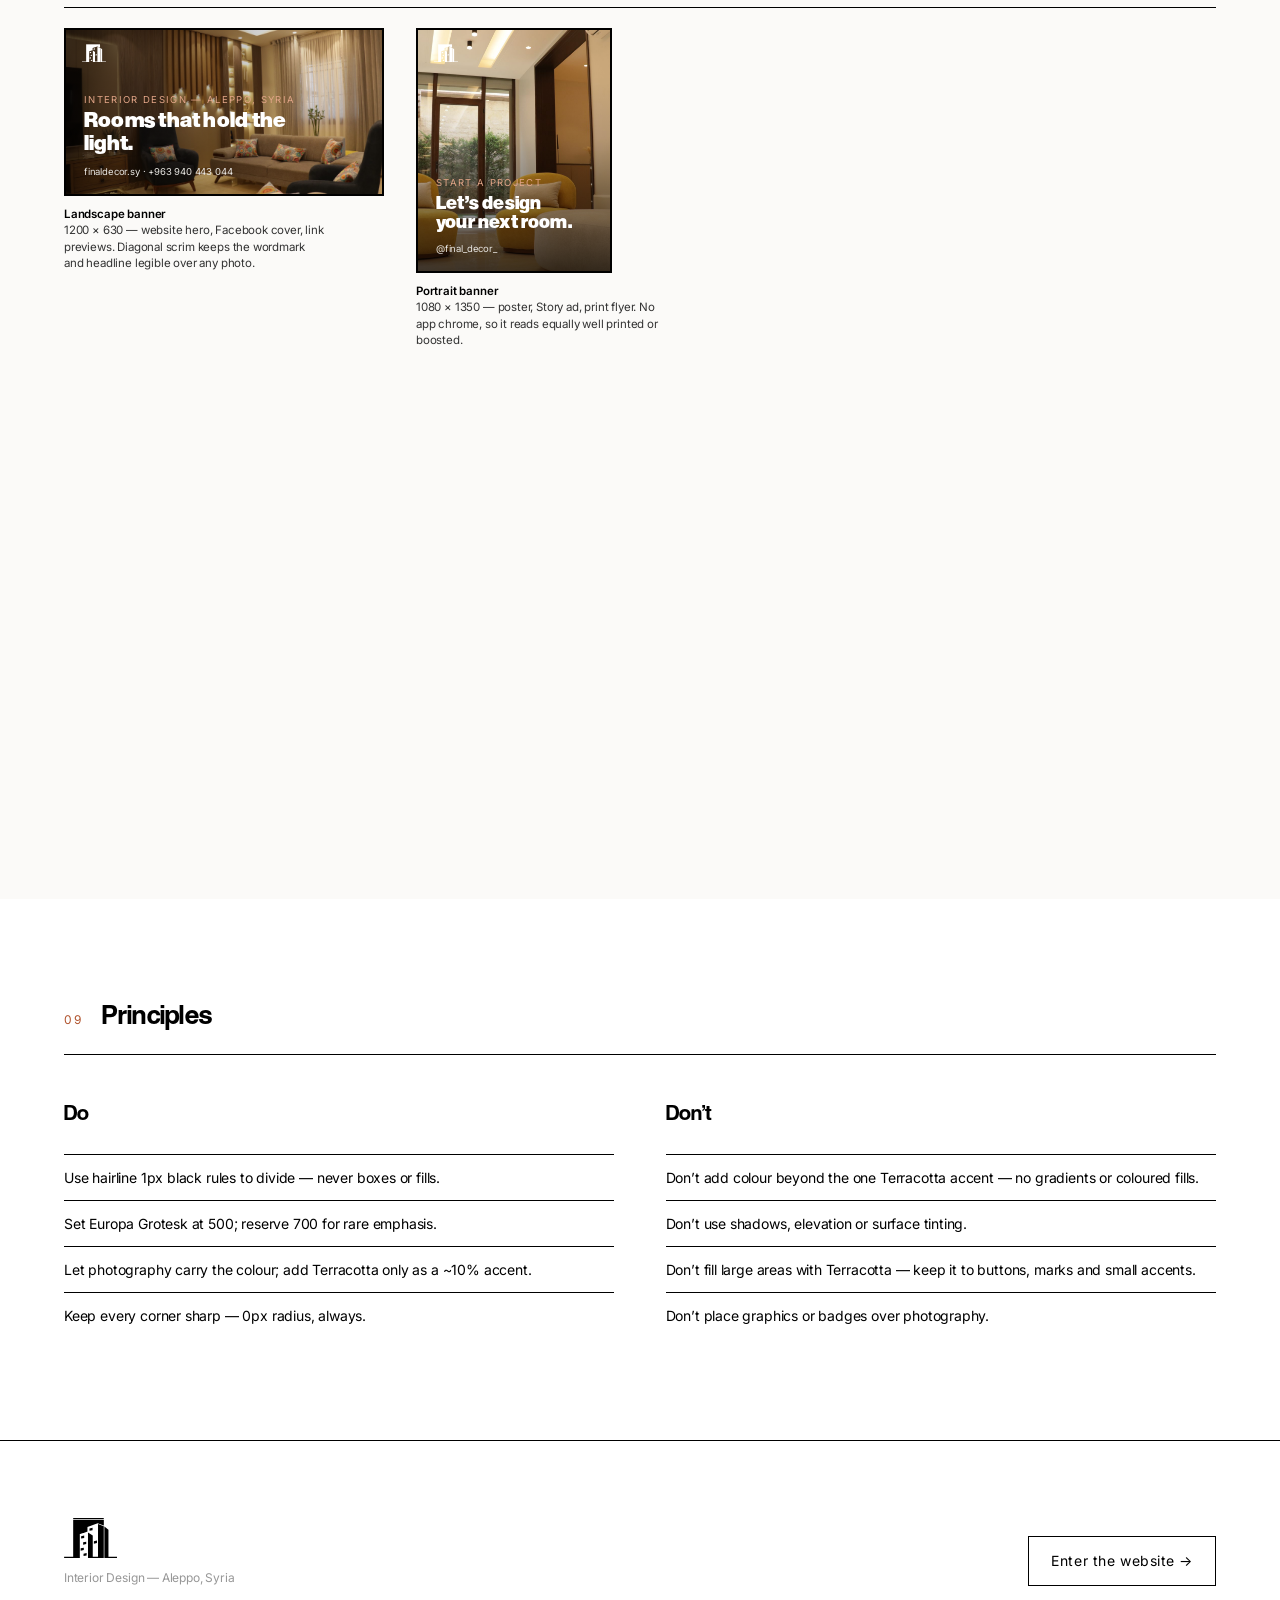
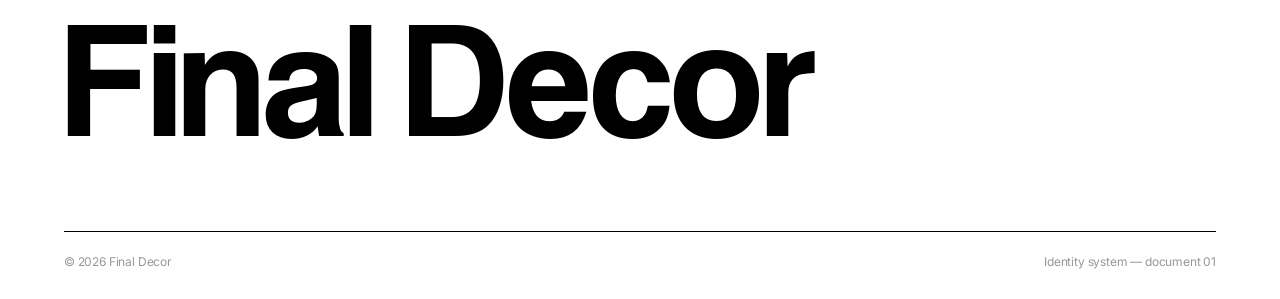
<file: site/brand.html>
<!DOCTYPE html>
<html lang="en" dir="ltr"
      data-title-en="Final Decor — Identity System"
      data-title-ar="فاينل ديكور — النظام البصري">
<head>
<meta charset="UTF-8">
<meta name="viewport" content="width=device-width, initial-scale=1">
<title>Final Decor — Identity System</title>
<meta name="description" content="The brand identity system for Final Decor — interior design, Aleppo, Syria.">
<link rel="preconnect" href="https://fonts.googleapis.com">
<link rel="preconnect" href="https://fonts.gstatic.com" crossorigin>
<link href="https://fonts.googleapis.com/css2?family=Inter:wght@400;500;600&family=IBM+Plex+Sans+Arabic:wght@400;500;600&display=swap" rel="stylesheet">
<link rel="icon" href="assets/logo/mark-ink.svg">
<link rel="stylesheet" href="assets/css/style.css">
<style>
  /* Page-local touches for the guidelines document */
  .doc-hero { padding-top: clamp(24px,5vw,60px); }
  .palette { display: grid; grid-template-columns: repeat(5, 1fr); gap: clamp(12px,1.6vw,24px); }
  @media (max-width: 900px){ .palette { grid-template-columns: repeat(3, 1fr); } }
  @media (max-width: 520px){ .palette { grid-template-columns: repeat(2, 1fr); } }
  .swatch { border: var(--line); }
  .swatch--accent { outline: 1px solid var(--terracotta); outline-offset: -1px; }
  .swatch__chip { aspect-ratio: 16/10; }
  .swatch__body { padding: 14px 16px 18px; border-top: var(--line); }
  .swatch__name { font-family: var(--display); font-weight:500; font-size:18px; letter-spacing:var(--track-display); }
  .swatch__hex { font-size:12px; letter-spacing:0.1em; color:var(--charcoal); text-transform:uppercase; margin-top:4px; }
  .swatch__role { font-size:12px; color:var(--graphite); margin-top:10px; line-height:1.4; }
  .specimen { border:var(--line); padding: clamp(20px,3vw,40px); }
  .specimen__big { font-family:var(--display); font-weight:500; letter-spacing:var(--track-display); line-height:.9; font-size:clamp(48px,11vw,150px); }
  .specimen__row { display:flex; align-items:baseline; gap:20px; padding-block:16px; border-top:var(--line); }
  .specimen__row:first-of-type { border-top:0; }
  .specimen__label { width:120px; flex:none; font-size:12px; letter-spacing:0.1em; text-transform:uppercase; color:var(--graphite); }
  .type-table { width:100%; border-collapse:collapse; }
  .type-table th, .type-table td { text-align:start; padding:14px 12px; border-bottom:var(--line); font-size:14px; }
  .type-table th { font-size:12px; letter-spacing:0.12em; text-transform:uppercase; color:var(--graphite); font-weight:500; }
  .type-table .sample { font-family:var(--display); font-weight:500; letter-spacing:var(--track-display); color:var(--ink); }
  .spec-box { border:var(--line); padding:18px; }
  .clearspace { position:relative; border:var(--line); padding:clamp(28px,5vw,56px); display:flex; align-items:center; justify-content:center; background:var(--paper-warm); }
  .clearspace img { height:clamp(90px,14vw,170px); }
  .dl { display:grid; grid-template-columns:auto 1fr; gap:10px 22px; font-size:14px; }
  .dl dt { color:var(--graphite); }
  .principle { border-top:var(--line); padding-top:20px; }
  .principle h3 { margin-bottom:10px; }
  .toc a { display:grid; grid-template-columns:44px 1fr auto; gap:16px; align-items:baseline; padding-block:16px; border-top:var(--line); transition:padding-inline .3s ease; }
  .toc a:hover { padding-inline-start:10px; }
  .toc a:last-child { border-bottom:var(--line); }
  .toc__n { font-size:12px; letter-spacing:0.14em; color:var(--graphite); }
  .toc__t { font-family:var(--display); font-weight:500; font-size:clamp(20px,2.4vw,30px); letter-spacing:var(--track-display); }
  .dodont { display:grid; grid-template-columns:1fr 1fr; gap:clamp(24px,4vw,56px); }
  @media (max-width:640px){ .dodont { grid-template-columns:1fr; } }
  .dodont ul li { padding-block:12px; border-top:var(--line); font-size:14px; line-height:1.5; }
  .badge-do, .badge-dont { font-family:var(--display); font-weight:500; letter-spacing:var(--track-display); font-size:22px; }

  /* ---------------- 08 — In Use: mockups ---------------- */
  .app-group { margin-top: clamp(28px,4vw,44px); }
  .app-group:first-child { margin-top: 0; }
  .app-group__label { display:flex; align-items:baseline; gap:14px; border-bottom:var(--line); padding-bottom:10px; margin-bottom:20px; }
  .app-group__label .eyebrow { margin:0; }
  .app-group__label .note { font-size:12px; color:var(--graphite); }
  .app-row { display:flex; flex-wrap:wrap; align-items:flex-start; gap:clamp(18px,3vw,32px); }
  .app-item { display:flex; flex-direction:column; gap:10px; }
  .app-item__cap { font-size:11.5px; color:var(--charcoal); max-width:260px; line-height:1.4; }
  .app-item__cap b { color:var(--ink); font-weight:600; }

  /* Social frame — Reel / Story (sharp corners, on-brand — no skeuomorphic phone chrome) */
  .social-frame { border:2px solid var(--ink); position:relative; overflow:hidden; background:var(--ink); width:196px; aspect-ratio:9/16; flex:none; }
  .social-frame img { width:100%; height:100%; object-fit:cover; display:block; }
  .sf-top, .sf-bottom { position:absolute; left:0; right:0; z-index:1; pointer-events:none; }
  .sf-top { top:0; height:34%; background:linear-gradient(180deg, rgba(0,0,0,.6), transparent); }
  .sf-bottom { bottom:0; height:42%; background:linear-gradient(0deg, rgba(0,0,0,.7), transparent); }
  .sf-profile { position:absolute; top:12px; left:10px; right:34px; z-index:2; display:flex; align-items:center; gap:7px; }
  .sf-avatar { width:22px; height:22px; flex:none; background:var(--paper); display:flex; align-items:center; justify-content:center; }
  .sf-avatar img { width:13px; height:13px; object-fit:contain; }
  .sf-uname { color:var(--paper); font-family:var(--body); font-size:10px; font-weight:600; letter-spacing:.01em; }
  .sf-icons { position:absolute; right:8px; bottom:64px; z-index:2; display:flex; flex-direction:column; align-items:center; gap:14px; }
  .sf-icons span { display:block; color:var(--paper); font-size:17px; line-height:1; text-align:center; }
  .sf-icons .sf-more { font-size:12px; letter-spacing:.12em; }
  .sf-caption { position:absolute; left:10px; right:34px; bottom:12px; z-index:2; color:var(--paper); font-family:var(--body); font-size:10px; line-height:1.45; }
  .sf-caption b { font-weight:600; }
  .sf-badge { position:absolute; top:12px; right:10px; z-index:2; color:var(--paper); font-size:13px; }

  /* Carousel */
  .carousel-col { display:flex; flex-direction:column; gap:10px; }
  .carousel-row { display:flex; gap:8px; }
  .carousel-card { border:2px solid var(--ink); position:relative; overflow:hidden; width:128px; aspect-ratio:4/5; flex:none; }
  .carousel-card img { width:100%; height:100%; object-fit:cover; display:block; }
  .cc-badge { position:absolute; top:7px; right:7px; z-index:2; background:rgba(0,0,0,.55); color:var(--paper); font-family:var(--body); font-size:9px; padding:2px 6px; }
  .cc-cover { position:absolute; inset:0; z-index:1; display:flex; flex-direction:column; justify-content:flex-end; padding:10px; background:linear-gradient(0deg, rgba(0,0,0,.75) 10%, transparent 60%); }
  .cc-cover .eb { font-size:8px; letter-spacing:.1em; text-transform:uppercase; color:#e3a688; }
  .cc-cover .ti { font-family:var(--display); font-weight:700; font-size:15px; line-height:1.05; color:var(--paper); letter-spacing:var(--track-display); margin-top:3px; }
  .cc-strip { position:absolute; left:0; right:0; bottom:0; z-index:1; background:var(--ink); color:var(--paper); font-family:var(--body); font-size:8.5px; padding:7px 9px; line-height:1.35; }
  .carousel-dots { display:flex; gap:5px; padding-inline-start:2px; }
  .carousel-dots span { width:5px; height:5px; background:#d8d3cd; }
  .carousel-dots span.on { background:var(--ink); }

  /* Instagram grid */
  .ig-grid { display:grid; grid-template-columns:repeat(3,1fr); gap:2px; width:264px; border:2px solid var(--ink); flex:none; }
  .ig-grid div { position:relative; aspect-ratio:1/1; overflow:hidden; background:var(--ink); }
  .ig-grid img { width:100%; height:100%; object-fit:cover; display:block; }
  .ig-grid .gi { position:absolute; top:5px; right:5px; z-index:1; color:var(--paper); font-size:11px; text-shadow:0 1px 3px rgba(0,0,0,.7); }

  /* Banners */
  .banner { position:relative; overflow:hidden; border:2px solid var(--ink); }
  .banner img { width:100%; height:100%; object-fit:cover; display:block; }
  .banner--landscape { width:320px; aspect-ratio:1200/630; }
  .banner--portrait { width:196px; aspect-ratio:1080/1350; }
  .banner__scrim { position:absolute; inset:0; z-index:1; }
  .banner--landscape .banner__scrim { background:linear-gradient(100deg, rgba(0,0,0,.68) 0%, rgba(0,0,0,.25) 48%, rgba(0,0,0,0) 78%); }
  .banner--portrait .banner__scrim { background:linear-gradient(0deg, rgba(0,0,0,.72) 0%, rgba(0,0,0,.1) 55%, rgba(0,0,0,0) 78%); }
  .banner__content { position:absolute; inset:0; z-index:2; padding:16px 18px; display:flex; flex-direction:column; justify-content:flex-end; }
  .banner__eyebrow { font-size:9.5px; letter-spacing:.14em; text-transform:uppercase; color:#e3a688; margin-bottom:5px; }
  .banner__title { font-family:var(--display); font-weight:700; letter-spacing:var(--track-display); color:var(--paper); line-height:1.04; }
  .banner--landscape .banner__title { font-size:22px; max-width:78%; }
  .banner--portrait .banner__title { font-size:19px; max-width:92%; }
  .banner__meta { margin-top:8px; font-size:9.5px; color:#e8e6e2; }
  .banner .banner__mark { position:absolute; top:14px; left:16px; z-index:2; width:auto; height:18px; }

  /* Business card */
  .biz-card { width:280px; aspect-ratio:85.6/53.98; border:2px solid var(--ink); position:relative; padding:18px 20px; display:flex; flex-direction:column; justify-content:space-between; flex:none; }
  .biz-card--front { background:var(--ink); color:var(--paper); }
  .biz-card--back { background:var(--paper); color:var(--ink); }
  .biz-card__mark img { height:22px; }
  .biz-card--front .biz-card__mark img { filter:invert(1) brightness(2); }
  .biz-card__word { font-family:var(--display); font-weight:500; font-size:14px; letter-spacing:var(--track-display); margin-top:8px; }
  .biz-card__tag { font-size:8.5px; letter-spacing:.1em; text-transform:uppercase; color:#c9c9c9; }
  .biz-card--back .biz-card__tag { color:var(--graphite); }
  .biz-card__rule { border:0; border-top:2px solid var(--terracotta); width:26px; margin-block:8px; }
  .biz-card__contact { font-size:9.5px; line-height:1.7; }
  .biz-card__contact b { display:block; font-family:var(--display); font-weight:500; font-size:12.5px; letter-spacing:var(--track-display); margin-bottom:2px; }

  /* Site sign */
  .site-sign { border:2px solid var(--ink); background:var(--paper); padding:clamp(20px,3vw,30px); width:340px; aspect-ratio:4/3; display:flex; flex-direction:column; justify-content:space-between; flex:none; }
  .site-sign__mark img { height:30px; }
  .site-sign__title { font-family:var(--display); font-weight:700; font-size:clamp(19px,2.4vw,25px); line-height:1.08; letter-spacing:var(--track-display); max-width:86%; }
  .site-sign__rule { border:0; border-top:3px solid var(--terracotta); width:48px; margin-block:10px; }
  .site-sign__meta { font-size:10.5px; color:var(--charcoal); line-height:1.6; }
  .site-sign__meta b { color:var(--ink); }

  /* ---------------- Print — brand book PDF ---------------- */
  @media print {
    * { -webkit-print-color-adjust:exact; print-color-adjust:exact; color-adjust:exact; }
    .site-header, a.link.small, .toc a > .link.small { display:none !important; }
    [data-reveal] { opacity:1 !important; transform:none !important; }
    section[id] { page-break-before:always; }
    .site-footer { page-break-before:always; }
    /* Text-heavy blocks read better full-width in print; small card/visual
       grids (palette, logo variants, photography, mockups) keep their
       natural multi-column layout — forcing those to 1fr stacked pages
       of near-empty whitespace between sections. */
    .editorial, .dodont { grid-template-columns:1fr !important; }
    .spec-box, .swatch, .specimen, .app-item, .social-frame, .carousel-card, .banner, .biz-card, .site-sign, .ig-grid, figure {
      break-inside:avoid; page-break-inside:avoid;
    }
    .app-row { gap:22px; }
    body { background:#fff; }
    .section { padding-block:28px; }
    .section--tight { padding-block:20px; }
    .app-group { margin-top:22px; }
  }
</style>
</head>
<body>

<!-- ================= HEADER ================= -->
<header class="site-header">
  <div class="wrap nav">
    <a class="nav__brand" href="index.html" aria-label="Final Decor home">
      <img src="assets/logo/mark-ink.svg" alt="Final Decor" style="height:34px">
      <span class="display-m" style="font-size:19px" data-en="Final Decor" data-ar="فاينل ديكور">Final Decor</span>
    </a>
    <div class="nav__right">
      <a class="link small" href="Final-Decor-Brand-Book.pdf" data-en="Download PDF" data-ar="تحميل PDF">Download PDF</a>
      <a class="link small" href="index.html" data-en="View website" data-ar="زيارة الموقع">View website</a>
      <button class="lang-toggle" data-lang-toggle aria-label="Switch language">
        <span data-code="en">EN</span><span class="sep">/</span><span data-code="ar">ع</span>
      </button>
    </div>
  </div>
</header>

<!-- ================= COVER ================= -->
<section class="wrap doc-hero">
  <p class="eyebrow" data-reveal data-en="Identity System — 01" data-ar="النظام البصري — ٠١">Identity System — 01</p>
  <h1 class="display-xl mt-m" data-reveal data-en="Final&nbsp;Decor" data-ar="فاينل ديكور">Final&nbsp;Decor</h1>
  <div class="editorial mt-l" data-reveal>
    <p class="lead" data-en="A visual identity for a residential interior design studio based in Aleppo, Syria — built on quiet, architectural restraint where photography of the work carries every chromatic decision."
       data-ar="نظام بصري لاستوديو تصميم داخلي سكني مقره حلب، سوريا — يقوم على الانضباط المعماري الهادئ، حيث تحمل صور الأعمال كل قرار لوني.">
      A visual identity for a residential interior design studio based in Aleppo, Syria — built on quiet, architectural restraint where photography of the work carries every chromatic decision.
    </p>
    <div>
      <dl class="dl">
        <dt data-en="Studio" data-ar="الاستوديو">Studio</dt><dd>Final Decor</dd>
        <dt data-en="Discipline" data-ar="التخصص">Discipline</dt><dd data-en="Interior Design" data-ar="التصميم الداخلي">Interior Design</dd>
        <dt data-en="Location" data-ar="الموقع">Location</dt><dd data-en="Aleppo, Syria" data-ar="حلب، سوريا">Aleppo, Syria</dd>
        <dt data-en="Display type" data-ar="خط العناوين">Display type</dt><dd>Europa Grotesk SH</dd>
        <dt data-en="Text type" data-ar="خط النص">Text type</dt><dd>Inter · IBM Plex Sans Arabic</dd>
      </dl>
    </div>
  </div>
</section>

<section class="wrap section--tight" data-reveal>
  <figure><img class="ratio-16x9 cover" src="assets/img/living-02.jpg" alt="Final Decor interior — modern living room in marble and warm wood"></figure>
</section>

<!-- ================= CONTENTS ================= -->
<section class="wrap section--tight">
  <div class="sec-head">
    <span class="sec-head__num">00</span>
    <h2 class="sec-head__title heading" data-en="Contents" data-ar="المحتويات">Contents</h2>
  </div>
  <nav class="toc">
    <a href="#positioning"><span class="toc__n">01</span><span class="toc__t" data-en="Positioning" data-ar="التموضع">Positioning</span><span class="link small" data-en="Read" data-ar="اقرأ">Read</span></a>
    <a href="#logo"><span class="toc__n">02</span><span class="toc__t" data-en="Logo &amp; Mark" data-ar="الشعار والرمز">Logo &amp; Mark</span><span class="link small" data-en="Read" data-ar="اقرأ">Read</span></a>
    <a href="#colour"><span class="toc__n">03</span><span class="toc__t" data-en="Colour" data-ar="الألوان">Colour</span><span class="link small" data-en="Read" data-ar="اقرأ">Read</span></a>
    <a href="#type"><span class="toc__n">04</span><span class="toc__t" data-en="Typography" data-ar="الطباعة">Typography</span><span class="link small" data-en="Read" data-ar="اقرأ">Read</span></a>
    <a href="#grid"><span class="toc__n">05</span><span class="toc__t" data-en="Grid &amp; Space" data-ar="الشبكة والمسافات">Grid &amp; Space</span><span class="link small" data-en="Read" data-ar="اقرأ">Read</span></a>
    <a href="#photography"><span class="toc__n">06</span><span class="toc__t" data-en="Photography" data-ar="التصوير">Photography</span><span class="link small" data-en="Read" data-ar="اقرأ">Read</span></a>
    <a href="#components"><span class="toc__n">07</span><span class="toc__t" data-en="Components" data-ar="العناصر">Components</span><span class="link small" data-en="Read" data-ar="اقرأ">Read</span></a>
    <a href="#applications"><span class="toc__n">08</span><span class="toc__t" data-en="In Use" data-ar="قيد الاستخدام">In Use</span><span class="link small" data-en="Read" data-ar="اقرأ">Read</span></a>
    <a href="#voice"><span class="toc__n">09</span><span class="toc__t" data-en="Principles" data-ar="المبادئ">Principles</span><span class="link small" data-en="Read" data-ar="اقرأ">Read</span></a>
  </nav>
</section>

<!-- ================= 01 POSITIONING ================= -->
<section id="positioning" class="wrap section field-warm" style="padding-inline:var(--pad-x); margin-inline:0; max-width:none">
  <div class="wrap" style="padding-inline:0">
  <div class="sec-head">
    <span class="sec-head__num">01</span>
    <h2 class="sec-head__title heading" data-en="Positioning" data-ar="التموضع">Positioning</h2>
  </div>
  <div class="editorial" data-reveal>
    <div>
      <p class="display-m" data-en="We design rooms to be lived in — not photographed."
         data-ar="نصمّم مساحات لتُعاش، لا لتُصوَّر فقط.">We design rooms to be lived in — not photographed.</p>
    </div>
    <div class="body body--muted">
      <p data-en="Final Decor is a residential interior design studio. Our work is warm, modern and precise: backlit feature walls, layered cove lighting, honest wood and stone, and furniture arranged for real family life. The identity steps back so the spaces can speak."
         data-ar="فاينل ديكور استوديو تصميم داخلي سكني. أعمالنا دافئة وعصرية ودقيقة: جدران مميزة بإضاءة خلفية، وإضاءة مخفية متدرجة، وخشب وحجر صادقان، وأثاث مرتّب لحياة عائلية حقيقية. تتراجع الهوية البصرية لتترك المساحة تتحدث.">
        Final Decor is a residential interior design studio. Our work is warm, modern and precise: backlit feature walls, layered cove lighting, honest wood and stone, and furniture arranged for real family life. The identity steps back so the spaces can speak.</p>
      <p class="mt-m" data-en="The system is deliberately monochrome. Black ink, paper white, two greys — and hairline rules instead of decoration. Every trace of colour on the page comes from the photography of the rooms themselves."
         data-ar="النظام أحادي اللون عن قصد: حبر أسود، أبيض ورقي، ودرجتان من الرمادي — وخطوط رفيعة بدل الزخرفة. كل أثرٍ للون على الصفحة يأتي من صور الغرف نفسها.">
        The system is deliberately monochrome. Black ink, paper white, two greys — and hairline rules instead of decoration. Every trace of colour on the page comes from the photography of the rooms themselves.</p>
    </div>
  </div>
  <div class="grid grid-3 mt-l" data-reveal>
    <div class="metric"><span class="metric__num">10+</span><span class="metric__label" data-en="Years of practice" data-ar="سنوات الخبرة">Years of practice</span></div>
    <div class="metric"><span class="metric__num">120+</span><span class="metric__label" data-en="Spaces delivered" data-ar="مساحة منجزة">Spaces delivered</span></div>
    <div class="metric"><span class="metric__num">1</span><span class="metric__label" data-en="Standard — considered" data-ar="معيار واحد — الإتقان">Standard — considered</span></div>
  </div>
  </div>
</section>

<!-- ================= 02 LOGO ================= -->
<section id="logo" class="wrap section">
  <div class="sec-head">
    <span class="sec-head__num">02</span>
    <h2 class="sec-head__title heading" data-en="Logo &amp; Mark" data-ar="الشعار والرمز">Logo &amp; Mark</h2>
    <a class="link small" href="#colour" data-en="Next — Colour" data-ar="التالي — الألوان">Next — Colour</a>
  </div>

  <div class="grid grid-2" data-reveal>
    <div class="clearspace">
      <img src="assets/logo/final-decor-ink.svg" alt="Final Decor primary logo lockup">
    </div>
    <div>
      <p class="eyebrow" data-en="The Mark" data-ar="الرمز">The Mark</p>
      <p class="body mt-s" data-en="The symbol abstracts an architectural elevation — stepped towers rising from a single baseline, with punched openings that read as windows and light. It is drawn from straight edges only: no curves, no radius, echoing the structural clarity of the interiors."
         data-ar="يجرّد الرمز واجهةً معمارية — أبراج متدرجة تنهض من خط أساس واحد، بفتحات تُقرأ كنوافذ وضوء. رُسم من حواف مستقيمة فقط: بلا منحنيات ولا زوايا مستديرة، ليعكس الوضوح الإنشائي للمساحات الداخلية.">
        The symbol abstracts an architectural elevation — stepped towers rising from a single baseline, with punched openings that read as windows and light. It is drawn from straight edges only: no curves, no radius, echoing the structural clarity of the interiors.</p>
      <p class="body body--muted mt-m" data-en="The primary lockup stacks the mark over the wordmark. The mark may stand alone as an app icon or stamp. Preserve clear space equal to the width of one tower on every side; never redraw, rotate, or add effects."
         data-ar="يجمع الشعار الأساسي الرمز فوق الاسم. يمكن استخدام الرمز منفرداً كأيقونة أو ختم. احفظ مساحة خالية بعرض برجٍ واحد من كل جهة؛ لا تُعِد رسمه أو تُدوّره أو تُضِف إليه أي تأثيرات.">
        The primary lockup stacks the mark over the wordmark. The mark may stand alone as an app icon or stamp. Preserve clear space equal to the width of one tower on every side; never redraw, rotate, or add effects.</p>
    </div>
  </div>

  <div class="grid grid-3 mt-l" data-reveal>
    <div class="spec-box center">
      <div class="clearspace" style="border:0;padding:32px 0;background:none"><img src="assets/logo/mark-ink.svg" alt="Icon mark, ink" style="height:96px"></div>
      <p class="mono-label mt-s" data-en="Icon — Ink on paper" data-ar="الرمز — حبر على ورق">Icon — Ink on paper</p>
    </div>
    <div class="spec-box center" style="background:var(--ink)">
      <div style="padding:32px 0"><img src="assets/logo/mark-white.svg" alt="Icon mark, reversed" style="height:96px"></div>
      <p class="mono-label mt-s" style="color:var(--paper)" data-en="Icon — Reversed" data-ar="الرمز — معكوس">Icon — Reversed</p>
    </div>
    <div class="spec-box center">
      <div style="padding:44px 0"><img src="assets/logo/wordmark-ink.svg" alt="Final Decor wordmark" style="height:34px"></div>
      <p class="mono-label mt-s" data-en="Wordmark" data-ar="الاسم المكتوب">Wordmark</p>
    </div>
  </div>
</section>

<!-- ================= 03 COLOUR ================= -->
<section id="colour" class="wrap section field-warm" style="max-width:none;margin:0">
  <div class="wrap" style="padding-inline:0">
  <div class="sec-head">
    <span class="sec-head__num">03</span>
    <h2 class="sec-head__title heading" data-en="Colour" data-ar="الألوان">Colour</h2>
    <a class="link small" href="#type" data-en="Next — Type" data-ar="التالي — الطباعة">Next — Type</a>
  </div>
  <p class="lead mb-l" data-reveal data-en="Four neutrals and a single warm accent. The rooms still provide most of the colour — Terracotta appears on roughly one-tenth of the surface: labels, numbers, arrows, active states and links."
     data-ar="أربع درجات محايدة ولمسة دافئة واحدة. تبقى الغرف مصدر معظم اللون — يظهر التيراكوتا على نحو عُشر المساحة فقط: الوسوم والأرقام والأسهم والحالات النشطة والروابط.">Four neutrals and a single warm accent. The rooms still provide most of the colour — Terracotta appears on roughly one-tenth of the surface: labels, numbers, arrows, active states and links.</p>
  <div class="palette" data-reveal>
    <div class="swatch">
      <div class="swatch__chip" style="background:#000000"></div>
      <div class="swatch__body">
        <div class="swatch__name">Ink Black</div><div class="swatch__hex">#000000</div>
        <div class="swatch__role" data-en="Text, rules, mark, every hairline border." data-ar="النص، الخطوط، الرمز، وكل حد رفيع.">Text, rules, mark, every hairline border.</div>
      </div>
    </div>
    <div class="swatch">
      <div class="swatch__chip" style="background:#ffffff;border-bottom:var(--line)"></div>
      <div class="swatch__body">
        <div class="swatch__name">Paper White</div><div class="swatch__hex">#FFFFFF</div>
        <div class="swatch__role" data-en="The single surface. Everything floats on it." data-ar="السطح الوحيد. كل شيء يطفو عليه.">The single surface. Everything floats on it.</div>
      </div>
    </div>
    <div class="swatch">
      <div class="swatch__chip" style="background:#333333"></div>
      <div class="swatch__body">
        <div class="swatch__name">Charcoal</div><div class="swatch__hex">#333333</div>
        <div class="swatch__role" data-en="Secondary text and quiet labels." data-ar="النص الثانوي والوسوم الهادئة.">Secondary text and quiet labels.</div>
      </div>
    </div>
    <div class="swatch">
      <div class="swatch__chip" style="background:#979797"></div>
      <div class="swatch__body">
        <div class="swatch__name">Soft Graphite</div><div class="swatch__hex">#979797</div>
        <div class="swatch__role" data-en="Captions, meta, faint dividers." data-ar="التعليقات والبيانات الوصفية والفواصل الخفيفة.">Captions, meta, faint dividers.</div>
      </div>
    </div>
    <div class="swatch swatch--accent">
      <div class="swatch__chip" style="background:var(--terracotta)"></div>
      <div class="swatch__body">
        <div class="swatch__name" style="color:var(--terracotta)">Terracotta</div><div class="swatch__hex">#B1542E</div>
        <div class="swatch__role" data-en="The 10% accent — eyebrows, section numbers, arrows, link hovers, active filters, text selection. Never a large fill." data-ar="لمسة الـ١٠٪ — الوسوم وأرقام المقاطع والأسهم وتحويم الروابط والفلاتر النشطة وتحديد النص. لا تُستخدم كتعبئة كبيرة أبداً.">The 10% accent — eyebrows, section numbers, arrows, link hovers, active filters, text selection. Never a large fill.</div>
      </div>
    </div>
  </div>
  </div>
</section>

<!-- ================= 04 TYPOGRAPHY ================= -->
<section id="type" class="wrap section">
  <div class="sec-head">
    <span class="sec-head__num">04</span>
    <h2 class="sec-head__title heading" data-en="Typography" data-ar="الطباعة">Typography</h2>
    <a class="link small" href="#grid" data-en="Next — Grid" data-ar="التالي — الشبكة">Next — Grid</a>
  </div>

  <!-- Display specimen -->
  <div class="specimen" data-reveal>
    <div class="flex between items-end" style="flex-wrap:wrap;gap:12px">
      <p class="eyebrow">Europa Grotesk SH</p>
      <p class="mono-label" data-en="Display &amp; Headlines" data-ar="العناوين">Display &amp; Headlines</p>
    </div>
    <div class="specimen__big mt-m ltr">AaBbCcDd<br>0123456789</div>
    <div class="specimen__row"><span class="specimen__label">Aa · 500</span><span class="display-l ltr" style="font-weight:500">Architectural, warm, exact.</span></div>
    <div class="specimen__row"><span class="specimen__label">Aa · 700</span><span class="display-l ltr" style="font-weight:700">Interiors that hold light.</span></div>
    <p class="body body--muted mt-m" data-en="A neo-grotesque with an even, humanist rhythm. Used at medium (500) for most headlines and bold (700) only for emphasis. Open, even tracking (+0.01em) and generous size do the work — never let it shout."
       data-ar="خط نيو-جروتيسك بإيقاع متزن وإنساني. يُستخدم بالوزن المتوسط (٥٠٠) لأغلب العناوين، والغامق (٧٠٠) للتأكيد فقط. التتبّع المتّزن والحجم الكبير هما ما يصنعان الأثر — دون صراخ.">
      A neo-grotesque with an even, humanist rhythm. Used at medium (500) for most headlines and bold (700) only for emphasis. Open, even tracking (+0.01em) and generous size do the work — never let it shout.</p>
  </div>

  <!-- Body + Arabic specimens -->
  <div class="grid grid-2 mt-l" data-reveal>
    <div class="specimen">
      <div class="flex between items-end"><p class="eyebrow">Inter</p><p class="mono-label" data-en="Latin text" data-ar="النص اللاتيني">Latin text</p></div>
      <p class="ltr mt-m" style="font-family:var(--body);font-size:19px;line-height:1.5">The quiet luxury of a well-planned room is the way the light lands at seven in the evening.</p>
      <p class="body body--muted mt-m ltr" style="font-family:'Inter'">Substituting the studio’s reference sans, Inter carries all running copy, navigation and captions at weights 400–500 with tight tracking.</p>
    </div>
    <div class="specimen">
      <div class="flex between items-end"><p class="eyebrow">IBM Plex Sans Arabic</p><p class="mono-label" data-en="Arabic text" data-ar="النص العربي">Arabic text</p></div>
      <p dir="rtl" style="font-family:var(--arabic);font-size:19px;line-height:1.7;margin-top:24px">الرفاهية الهادئة لغرفةٍ مدروسة هي الطريقة التي يسقط بها الضوء في السابعة مساءً.</p>
      <p dir="rtl" class="body body--muted mt-m" style="font-family:var(--arabic)">خط عربي جروتيسك نظيف يوازن الحرف اللاتيني، ويحمل النص العربي في الموقع مع دعم كامل للاتجاه من اليمين إلى اليسار.</p>
    </div>
  </div>

  <!-- Type scale -->
  <div class="mt-l" data-reveal>
    <table class="type-table">
      <thead><tr>
        <th data-en="Role" data-ar="الدور">Role</th>
        <th data-en="Sample" data-ar="نموذج">Sample</th>
        <th data-en="Family" data-ar="العائلة">Family</th>
        <th data-en="Weight" data-ar="الوزن">Weight</th>
        <th data-en="Tracking" data-ar="التتبّع">Tracking</th>
      </tr></thead>
      <tbody>
        <tr><td>Display XL</td><td class="sample" style="font-size:34px">Final Decor</td><td>Europa Grotesk</td><td>500</td><td>+0.01em</td></tr>
        <tr><td>Display</td><td class="sample" style="font-size:26px">Living Rooms</td><td>Europa Grotesk</td><td>500</td><td>+0.01em</td></tr>
        <tr><td>Heading</td><td class="sample" style="font-size:21px">Feature Walls</td><td>Europa Grotesk</td><td>500</td><td>+0.01em</td></tr>
        <tr><td>Lead</td><td style="font-family:var(--body);font-size:19px">Warm, modern interiors.</td><td>Inter</td><td>400</td><td>−0.011em</td></tr>
        <tr><td>Body</td><td style="font-family:var(--body);font-size:16px">Running paragraph copy.</td><td>Inter</td><td>400</td><td>−0.011em</td></tr>
        <tr><td>Caption</td><td style="font-family:var(--body);font-size:12px;letter-spacing:0.14em;text-transform:uppercase;color:var(--graphite)">Aleppo · Syria</td><td>Inter</td><td>500</td><td>0.14em</td></tr>
      </tbody>
    </table>
  </div>
</section>

<!-- ================= 05 GRID & SPACE ================= -->
<section id="grid" class="wrap section field-warm" style="max-width:none;margin:0">
  <div class="wrap" style="padding-inline:0">
  <div class="sec-head">
    <span class="sec-head__num">05</span>
    <h2 class="sec-head__title heading" data-en="Grid &amp; Space" data-ar="الشبكة والمسافات">Grid &amp; Space</h2>
    <a class="link small" href="#photography" data-en="Next — Photography" data-ar="التالي — التصوير">Next — Photography</a>
  </div>
  <div class="editorial" data-reveal>
    <p class="lead" data-en="An editorial two-column grid on a 1440px canvas. Sharp corners everywhere — 0px radius on images, cards, inputs and buttons. Depth comes from photography and whitespace, never from shadow."
       data-ar="شبكة تحريرية من عمودين على مساحة ١٤٤٠ بكسل. زوايا حادة في كل مكان — نصف قطر صفر للصور والبطاقات والحقول والأزرار. العمق يأتي من التصوير والفراغ، لا من الظل.">An editorial two-column grid on a 1440px canvas. Sharp corners everywhere — 0px radius on images, cards, inputs and buttons. Depth comes from photography and whitespace, never from shadow.</p>
    <div class="dl" style="align-content:start">
      <dt data-en="Max width" data-ar="أقصى عرض">Max width</dt><dd>1440px</dd>
      <dt data-en="Section gap" data-ar="فراغ المقاطع">Section gap</dt><dd>56 – 104px</dd>
      <dt data-en="Element gap" data-ar="فراغ العناصر">Element gap</dt><dd>18 – 21px</dd>
      <dt data-en="Radius" data-ar="نصف القطر">Radius</dt><dd>0px</dd>
      <dt data-en="Rules" data-ar="الخطوط">Rules</dt><dd>1px solid #000</dd>
      <dt data-en="Elevation" data-ar="الارتفاع">Elevation</dt><dd data-en="None" data-ar="لا يوجد">None</dd>
    </div>
  </div>
  </div>
</section>

<!-- ================= 06 PHOTOGRAPHY ================= -->
<section id="photography" class="wrap section">
  <div class="sec-head">
    <span class="sec-head__num">06</span>
    <h2 class="sec-head__title heading" data-en="Photography" data-ar="التصوير">Photography</h2>
    <a class="link small" href="projects.html" data-en="See all projects" data-ar="كل المشاريع">See all projects</a>
  </div>
  <p class="lead mb-l" data-reveal data-en="Photography is the entire visual language. Warm, naturally-lit interiors shot wide and environmental — the furniture shown in lived-in rooms, never on white. Full-bleed or column-width, 0px radius, no overlays."
     data-ar="التصوير هو اللغة البصرية كاملةً. مساحات داخلية دافئة بإضاءة طبيعية، ملتقطة بزاوية واسعة وبيئية — الأثاث في غرفٍ معاشة، لا على خلفية بيضاء. صور ممتدة أو بعرض العمود، بلا زوايا مستديرة أو طبقات فوقية.">Photography is the entire visual language. Warm, naturally-lit interiors shot wide and environmental — the furniture shown in lived-in rooms, never on white. Full-bleed or column-width, 0px radius, no overlays.</p>
  <div class="grid grid-3" data-reveal>
    <figure><img class="ratio-4x3 cover" data-lightbox="assets/img/living-03.jpg" src="assets/img/living-03-t.jpg" alt="Warm living room with backlit feature wall"></figure>
    <figure><img class="ratio-4x3 cover" data-lightbox="assets/img/detail-01.jpg" src="assets/img/detail-01-t.jpg" alt="Wood feature wall with lit niches"></figure>
    <figure><img class="ratio-4x3 cover" data-lightbox="assets/img/garden-01.jpg" src="assets/img/garden-01-t.jpg" alt="Interior courtyard garden at golden hour"></figure>
    <figure><img class="ratio-4x3 cover" data-lightbox="assets/img/lounge-01.jpg" src="assets/img/lounge-01-t.jpg" alt="Curved sofa lounge with garden view"></figure>
    <figure><img class="ratio-4x3 cover" data-lightbox="assets/img/detail-02.jpg" src="assets/img/detail-02-t.jpg" alt="Wood slat wall with downlights"></figure>
    <figure><img class="ratio-4x3 cover" data-lightbox="assets/img/bedroom-03.jpg" src="assets/img/bedroom-03-t.jpg" alt="Bedroom vanity with framed lighting"></figure>
  </div>
  <div class="dodont mt-l" data-reveal>
    <div>
      <p class="badge-do" data-en="Direct" data-ar="نعم">Direct</p>
      <ul>
        <li data-en="Shoot at dusk with the cove and accent lighting on." data-ar="صوّر عند الغسق مع تشغيل الإضاءة المخفية والمميزة.">Shoot at dusk with the cove and accent lighting on.</li>
        <li data-en="Keep verticals straight and compositions wide." data-ar="حافظ على استقامة الخطوط الرأسية واتساع التكوين.">Keep verticals straight and compositions wide.</li>
        <li data-en="Let warm woods and stone read naturally — no heavy filters." data-ar="اترك الخشب الدافئ والحجر بلونهما الطبيعي — بلا فلاتر ثقيلة.">Let warm woods and stone read naturally — no heavy filters.</li>
      </ul>
    </div>
    <div>
      <p class="badge-dont" data-en="Avoid" data-ar="تجنّب">Avoid</p>
      <ul>
        <li data-en="No text, badges or graphics laid over the photography." data-ar="لا نصوص أو شارات أو رسومات فوق الصور.">No text, badges or graphics laid over the photography.</li>
        <li data-en="No duotone, no desaturation, no cool colour casts." data-ar="لا ثنائي اللون، ولا إزالة تشبّع، ولا صبغات باردة.">No duotone, no desaturation, no cool colour casts.</li>
        <li data-en="No rounded corners or drop shadows on any image." data-ar="لا زوايا مستديرة ولا ظلال على أي صورة.">No rounded corners or drop shadows on any image.</li>
      </ul>
    </div>
  </div>
</section>

<!-- ================= 07 COMPONENTS ================= -->
<section id="components" class="wrap section field-warm" style="max-width:none;margin:0">
  <div class="wrap" style="padding-inline:0">
  <div class="sec-head">
    <span class="sec-head__num">07</span>
    <h2 class="sec-head__title heading" data-en="Components" data-ar="العناصر">Components</h2>
    <a class="link small" href="#applications" data-en="Next — In Use" data-ar="التالي — قيد الاستخدام">Next — In Use</a>
  </div>
  <div class="grid grid-2" data-reveal>
    <div class="spec-box">
      <p class="mono-label mb-m" data-en="Ghost links" data-ar="روابط شفافة">Ghost links</p>
      <p><a class="link" href="#components" data-en="View the collection" data-ar="اطّلع على الأعمال">View the collection</a></p>
      <p class="mt-m"><span class="link-arrow" data-en="Start a project" data-ar="ابدأ مشروعاً">Start a project</span> <span class="arw">→</span></p>
    </div>
    <div class="spec-box">
      <p class="mono-label mb-m" data-en="Buttons — outline only" data-ar="أزرار — حدود فقط">Buttons — outline only</p>
      <div class="flex gap-s" style="flex-wrap:wrap">
        <button class="btn" data-en="Enquire" data-ar="استفسر">Enquire</button>
        <button class="btn btn--inverse" data-en="Book a visit" data-ar="احجز زيارة">Book a visit</button>
      </div>
    </div>
    <div class="spec-box">
      <p class="mono-label mb-m" data-en="Project card" data-ar="بطاقة مشروع">Project card</p>
      <a class="project" href="#components">
        <div class="project__media"><img class="ratio-4x3 cover" src="assets/img/living-04-t.jpg" alt="Project sample"></div>
        <div class="project__meta">
          <span class="project__name" data-en="Halab Residence" data-ar="مسكن حلب">Halab Residence</span>
          <span class="project__type" data-en="Living" data-ar="جلوس">Living</span>
        </div>
      </a>
    </div>
    <div class="spec-box">
      <p class="mono-label mb-m" data-en="Input field" data-ar="حقل إدخال">Input field</p>
      <label class="lbl" data-en="Email" data-ar="البريد الإلكتروني">Email</label>
      <input class="field" type="email" data-en-ph="you@example.com" data-ar-ph="بريدك الإلكتروني" placeholder="you@example.com">
      <div class="wrap-tags mt-m">
        <span class="tag" data-en="Living" data-ar="جلوس">Living</span>
        <span class="tag" data-en="Bedroom" data-ar="نوم">Bedroom</span>
        <span class="tag" data-en="Kitchen" data-ar="مطبخ">Kitchen</span>
      </div>
    </div>
  </div>
  </div>
</section>

<!-- ================= 08 IN USE ================= -->
<section id="applications" class="wrap section field-warm" style="padding-inline:var(--pad-x); margin-inline:0; max-width:none">
  <div class="wrap" style="padding-inline:0">
  <div class="sec-head">
    <span class="sec-head__num">08</span>
    <h2 class="sec-head__title heading" data-en="In Use" data-ar="قيد الاستخدام">In Use</h2>
    <a class="link small" href="#voice" data-en="Next — Principles" data-ar="التالي — المبادئ">Next — Principles</a>
  </div>
  <p class="lead mb-l" data-reveal data-en="How the system travels off the page — social templates, banners, and the printed and physical pieces a studio actually hands people. Same rules everywhere: sharp corners, hairline rule, one accent, photography doing the talking."
     data-ar="كيف ينتقل النظام خارج الصفحة — قوالب التواصل الاجتماعي، واللافتات، والمطبوعات والقطع المادية التي يسلّمها الاستوديو فعلياً. القواعد نفسها في كل مكان: زوايا حادة، خط رفيع، لمسة واحدة، والصور هي التي تتحدث.">
    How the system travels off the page — social templates, banners, and the printed and physical pieces a studio actually hands people. Same rules everywhere: sharp corners, hairline rule, one accent, photography doing the talking.</p>

  <!-- Social — Instagram -->
  <div class="app-group" data-reveal>
    <div class="app-group__label">
      <p class="eyebrow" data-en="Social — Instagram" data-ar="التواصل — إنستغرام">Social — Instagram</p>
      <span class="note" data-en="Reel · Carousel · Grid" data-ar="ريل · كاروسيل · الشبكة">Reel · Carousel · Grid</span>
    </div>
    <div class="app-row">

      <!-- Reel -->
      <div class="app-item">
        <div class="social-frame">
          <img src="assets/img/garden-02.jpg" alt="Instagram Reel template — courtyard garden with hanging chair">
          <div class="sf-top"></div><div class="sf-bottom"></div>
          <div class="sf-profile">
            <span class="sf-avatar"><img src="assets/logo/mark-ink.svg" alt=""></span>
            <span class="sf-uname">final_decor_</span>
          </div>
          <span class="sf-badge">⟲</span>
          <div class="sf-icons"><span>♡</span><span>↗</span><span class="sf-more">⋯</span></div>
          <div class="sf-caption"><b data-en="Golden hour, every evening." data-ar="ساعة ذهبية كل مساء.">Golden hour, every evening.</b><br>
            <span data-en="A courtyard we designed to be lived in after dark. 🎵 original audio" data-ar="فناء صممناه ليُعاش بعد حلول الظلام. 🎵 صوت أصلي">A courtyard we designed to be lived in after dark. 🎵 original audio</span>
          </div>
        </div>
        <p class="app-item__cap"><b data-en="Reel cover" data-ar="غلاف الريل">Reel cover</b><br>
          <span data-en="1080 × 1920 (9:16). Sharp-cornered frame, not a phone render — stays on-brand. Logo mark as avatar, ♡ / ↗ / ⋯ as the only UI glyphs." data-ar="١٠٨٠ × ١٩٢٠ (٩:١٦). إطار حاد الزوايا لا تمثيل هاتف — يبقى ضمن الهوية. رمز الشعار كصورة حساب، و♡ / ↗ / ⋯ هي رموز الواجهة الوحيدة.">1080 × 1920 (9:16). Sharp-cornered frame, not a phone render — stays on-brand. Logo mark as avatar, ♡ / ↗ / ⋯ as the only UI glyphs.</span>
        </p>
      </div>

      <!-- Carousel -->
      <div class="app-item">
        <div class="carousel-col">
          <div class="carousel-row">
            <div class="carousel-card">
              <img src="assets/img/living-03.jpg" alt="Carousel slide 1 — Azizia Residence living room">
              <span class="cc-badge">1/3</span>
              <div class="cc-cover">
                <span class="eb" data-en="Living — Aleppo" data-ar="جلوس — حلب">Living — Aleppo</span>
                <span class="ti" data-en="Azizia Residence" data-ar="مسكن العزيزية">Azizia Residence</span>
              </div>
            </div>
            <div class="carousel-card">
              <img src="assets/img/detail-01.jpg" alt="Carousel slide 2 — lit oak feature wall">
              <span class="cc-badge">2/3</span>
              <div class="cc-strip" data-en="Backlit oak feature wall, cut and finished in-house." data-ar="جدار سنديان بإضاءة خلفية، قُصّ ونُفّذ داخل الاستوديو.">Backlit oak feature wall, cut and finished in-house.</div>
            </div>
            <div class="carousel-card">
              <img src="assets/img/kitchen-01.jpg" alt="Carousel slide 3 — walnut kitchen">
              <span class="cc-badge">3/3</span>
              <div class="cc-strip" data-en="Final Decor — @final_decor_ — turnkey, Aleppo." data-ar="فاينل ديكور — @final_decor_ — تنفيذ متكامل، حلب.">Final Decor — @final_decor_ — turnkey, Aleppo.</div>
            </div>
          </div>
          <div class="carousel-dots"><span class="on"></span><span></span><span></span></div>
        </div>
        <p class="app-item__cap"><b data-en="Carousel post" data-ar="منشور كاروسيل">Carousel post</b><br>
          <span data-en="1080 × 1350 per slide. Cover slide carries the project name; middle slides are detail shots; the last slide always closes on the handle." data-ar="١٠٨٠ × ١٣٥٠ لكل شريحة. الشريحة الأولى تحمل اسم المشروع؛ الشرائح الوسطى صور تفصيلية؛ والأخيرة تُختم دائماً باسم الحساب.">1080 × 1350 per slide. Cover slide carries the project name; middle slides are detail shots; the last slide always closes on the handle.</span>
        </p>
      </div>

      <!-- Grid -->
      <div class="app-item">
        <div class="ig-grid">
          <div><img src="assets/img/living-02-t.jpg" alt=""></div>
          <div><img src="assets/img/garden-02-t.jpg" alt=""><span class="gi">▶</span></div>
          <div><img src="assets/img/detail-05-t.jpg" alt=""></div>
          <div><img src="assets/img/living-03-t.jpg" alt=""><span class="gi">▣</span></div>
          <div><img src="assets/img/bedroom-02-t.jpg" alt=""></div>
          <div><img src="assets/img/kitchen-02-t.jpg" alt=""></div>
          <div><img src="assets/img/lounge-02-t.jpg" alt=""></div>
          <div><img src="assets/img/bath-01-t.jpg" alt=""></div>
          <div><img src="assets/img/detail-04-t.jpg" alt=""></div>
        </div>
        <p class="app-item__cap"><b data-en="Profile grid" data-ar="شبكة الحساب">Profile grid</b><br>
          <span data-en="Reels (▶) and carousels (▣) sit inside the same warm, wide, dusk-lit photography as everything else — the grid should read as one project, not nine posts." data-ar="الريلز (▶) والكاروسيل (▣) تندرج ضمن التصوير الدافئ الواسع نفسه عند الغسق — يجب أن تُقرأ الشبكة كمشروع واحد، لا كتسع منشورات متفرقة.">Reels (▶) and carousels (▣) sit inside the same warm, wide, dusk-lit photography as everything else — the grid should read as one project, not nine posts.</span>
        </p>
      </div>

    </div>
  </div>

  <!-- Banners -->
  <div class="app-group" data-reveal>
    <div class="app-group__label">
      <p class="eyebrow" data-en="Picture Banners" data-ar="لافتات الصور">Picture Banners</p>
      <span class="note" data-en="Landscape · Portrait" data-ar="أفقي · عمودي">Landscape · Portrait</span>
    </div>
    <div class="app-row">
      <div class="app-item">
        <div class="banner banner--landscape">
          <img src="assets/img/living-06.jpg" alt="Landscape banner — living room with curved sofa">
          <div class="banner__scrim"></div>
          <img class="banner__mark" src="assets/logo/mark-white.svg" alt="">
          <div class="banner__content">
            <span class="banner__eyebrow" data-en="Interior Design — Aleppo, Syria" data-ar="تصميم داخلي — حلب، سوريا">Interior Design — Aleppo, Syria</span>
            <span class="banner__title" data-en="Rooms that hold the light." data-ar="مساحاتٌ تحتضن الضوء.">Rooms that hold the light.</span>
            <span class="banner__meta" data-en="finaldecor.sy · +963 940 443 044" data-ar="finaldecor.sy · ٠٩٤٠ ٤٤٣ ٠٩٦٣+">finaldecor.sy · +963 940 443 044</span>
          </div>
        </div>
        <p class="app-item__cap"><b data-en="Landscape banner" data-ar="لافتة أفقية">Landscape banner</b><br>
          <span data-en="1200 × 630 — website hero, Facebook cover, link previews. Diagonal scrim keeps the wordmark and headline legible over any photo." data-ar="١٢٠٠ × ٦٣٠ — لغلاف الموقع وفيسبوك ومعاينات الروابط. التظليل القطري يُبقي الاسم والعنوان واضحين فوق أي صورة.">1200 × 630 — website hero, Facebook cover, link previews. Diagonal scrim keeps the wordmark and headline legible over any photo.</span>
        </p>
      </div>
      <div class="app-item">
        <div class="banner banner--portrait">
          <img src="assets/img/lounge-03.jpg" alt="Portrait banner — glass sunroom lounge">
          <div class="banner__scrim"></div>
          <img class="banner__mark" src="assets/logo/mark-white.svg" alt="">
          <div class="banner__content">
            <span class="banner__eyebrow" data-en="Start a project" data-ar="ابدأ مشروعاً">Start a project</span>
            <span class="banner__title" data-en="Let’s design your next room." data-ar="لنصمّم غرفتك القادمة.">Let’s design your next room.</span>
            <span class="banner__meta" data-en="@final_decor_" data-ar="final_decor_@">@final_decor_</span>
          </div>
        </div>
        <p class="app-item__cap"><b data-en="Portrait banner" data-ar="لافتة عمودية">Portrait banner</b><br>
          <span data-en="1080 × 1350 — poster, Story ad, print flyer. No app chrome, so it reads equally well printed or boosted." data-ar="١٠٨٠ × ١٣٥٠ — ملصق، إعلان ستوري، منشور مطبوع. بلا واجهة تطبيق، فيبدو جيداً مطبوعاً أو كإعلان.">1080 × 1350 — poster, Story ad, print flyer. No app chrome, so it reads equally well printed or boosted.</span>
        </p>
      </div>
    </div>
  </div>

  <!-- Print & Signage -->
  <div class="app-group" data-reveal>
    <div class="app-group__label">
      <p class="eyebrow" data-en="Print &amp; Signage" data-ar="المطبوعات واللافتات">Print &amp; Signage</p>
      <span class="note" data-en="Business Card · Site Sign" data-ar="بطاقة عمل · لافتة موقع">Business Card · Site Sign</span>
    </div>
    <div class="app-row">
      <div class="app-item">
        <div class="app-row" style="gap:14px">
          <div class="biz-card biz-card--front">
            <div><span class="biz-card__mark"><img src="assets/logo/mark-ink.svg" alt=""></span><div class="biz-card__word">Final Decor</div></div>
            <div class="biz-card__tag" data-en="Interior Design — Aleppo, Syria" data-ar="تصميم داخلي — حلب، سوريا">Interior Design — Aleppo, Syria</div>
          </div>
          <div class="biz-card biz-card--back">
            <div class="biz-card__tag" data-en="Founder" data-ar="المؤسس">Founder</div>
            <div>
              <hr class="biz-card__rule">
              <div class="biz-card__contact">
                <b data-en="Mario Arslan" data-ar="ماريو أرسلان">Mario Arslan</b>
                <span class="ltr">+963 940 443 044</span><br>
                <span>@final_decor_</span><br>
                <span>finaldecor.sy</span>
              </div>
            </div>
          </div>
        </div>
        <p class="app-item__cap mt-s"><b data-en="Business card" data-ar="بطاقة العمل">Business card</b><br>
          <span data-en="85.6 × 54 mm. Ink front carries only the mark; every contact detail lives on the paper-white back, right where a hand expects to find it." data-ar="٨٥٫٦ × ٥٤ ملم. الوجه الأسود يحمل الرمز فقط؛ كل تفاصيل التواصل على الخلف الأبيض، حيث تتوقعها اليد تماماً.">85.6 × 54 mm. Ink front carries only the mark; every contact detail lives on the paper-white back, right where a hand expects to find it.</span>
        </p>
      </div>
      <div class="app-item">
        <div class="site-sign">
          <div class="site-sign__mark"><img src="assets/logo/mark-ink.svg" alt=""></div>
          <div>
            <p class="site-sign__title" data-en="This home is being designed by Final Decor." data-ar="هذا المنزل قيد التصميم من فاينل ديكور.">This home is being designed by Final Decor.</p>
            <hr class="site-sign__rule">
            <p class="site-sign__meta" data-en="Project — Azizia Residence<br>Completion — Q3 2026" data-ar="المشروع — مسكن العزيزية<br>الإنجاز — الربع الثالث ٢٠٢٦">Project — Azizia Residence<br>Completion — Q3 2026</p>
          </div>
          <p class="site-sign__meta"><b class="ltr">+963 940 443 044</b> <span data-en="· @final_decor_" data-ar="· final_decor_@">· @final_decor_</span></p>
        </div>
        <p class="app-item__cap mt-s"><b data-en="Site hoarding board" data-ar="لافتة موقع العمل">Site hoarding board</b><br>
          <span data-en="Vinyl-printed sign for the project entrance while work is underway — type-led and legible from the street, the terracotta rule doing the only colour work." data-ar="لافتة فينيل تُطبع لمدخل المشروع أثناء التنفيذ — طباعية وواضحة من الشارع، وخط التيراكوتا هو مصدر اللون الوحيد.">Vinyl-printed sign for the project entrance while work is underway — type-led and legible from the street, the terracotta rule doing the only colour work.</span>
        </p>
      </div>
    </div>
  </div>
  </div>
</section>

<!-- ================= 09 PRINCIPLES ================= -->
<section id="voice" class="wrap section">
  <div class="sec-head">
    <span class="sec-head__num">09</span>
    <h2 class="sec-head__title heading" data-en="Principles" data-ar="المبادئ">Principles</h2>
  </div>
  <div class="dodont" data-reveal>
    <div>
      <p class="badge-do mb-m" data-en="Do" data-ar="افعل">Do</p>
      <ul>
        <li data-en="Use hairline 1px black rules to divide — never boxes or fills." data-ar="استخدم خطوطاً سوداء رفيعة ١بكسل للفصل — لا صناديق أو تعبئة.">Use hairline 1px black rules to divide — never boxes or fills.</li>
        <li data-en="Set Europa Grotesk at 500; reserve 700 for rare emphasis." data-ar="استخدم يوروبا جروتيسك بالوزن ٥٠٠؛ واحفظ ٧٠٠ لتأكيد نادر.">Set Europa Grotesk at 500; reserve 700 for rare emphasis.</li>
        <li data-en="Let photography carry the colour; add Terracotta only as a ~10% accent." data-ar="اجعل التصوير يحمل اللون؛ وأضِف التيراكوتا كلمسة بنسبة ١٠٪ فقط.">Let photography carry the colour; add Terracotta only as a ~10% accent.</li>
        <li data-en="Keep every corner sharp — 0px radius, always." data-ar="أبقِ كل زاوية حادة — نصف قطر صفر دائماً.">Keep every corner sharp — 0px radius, always.</li>
      </ul>
    </div>
    <div>
      <p class="badge-dont mb-m" data-en="Don’t" data-ar="لا تفعل">Don’t</p>
      <ul>
        <li data-en="Don’t add colour beyond the one Terracotta accent — no gradients or coloured fills." data-ar="لا تُضِف لوناً خارج لمسة التيراكوتا الواحدة — لا تدرّجات ولا تعبئة ملوّنة.">Don’t add colour beyond the one Terracotta accent — no gradients or coloured fills.</li>
        <li data-en="Don’t use shadows, elevation or surface tinting." data-ar="لا تستخدم الظلال أو الارتفاع أو تلوين الأسطح.">Don’t use shadows, elevation or surface tinting.</li>
        <li data-en="Don’t fill large areas with Terracotta — keep it to buttons, marks and small accents." data-ar="لا تملأ مساحات كبيرة بالتيراكوتا — احصره في الأزرار والعلامات واللمسات الصغيرة.">Don’t fill large areas with Terracotta — keep it to buttons, marks and small accents.</li>
        <li data-en="Don’t place graphics or badges over photography." data-ar="لا تضع رسومات أو شارات فوق الصور.">Don’t place graphics or badges over photography.</li>
      </ul>
    </div>
  </div>
</section>

<!-- ================= FOOTER ================= -->
<footer class="site-footer">
  <div class="wrap">
    <div class="flex between items-end" style="flex-wrap:wrap;gap:20px">
      <div>
        <img src="assets/logo/mark-ink.svg" alt="Final Decor" style="height:40px">
        <p class="caption mt-s" data-en="Interior Design — Aleppo, Syria" data-ar="تصميم داخلي — حلب، سوريا">Interior Design — Aleppo, Syria</p>
      </div>
      <a class="btn" href="index.html" data-en="Enter the website →" data-ar="ادخل إلى الموقع ←">Enter the website →</a>
    </div>
    <div class="footer-word ltr" aria-hidden="true">Final Decor</div>
    <div class="footer-bottom">
      <p>© <span data-year></span> Final Decor</p>
      <p data-en="Identity system — document 01" data-ar="النظام البصري — وثيقة ٠١">Identity system — document 01</p>
    </div>
  </div>
</footer>

<script src="assets/js/main.js"></script>
</body>
</html>
</file>
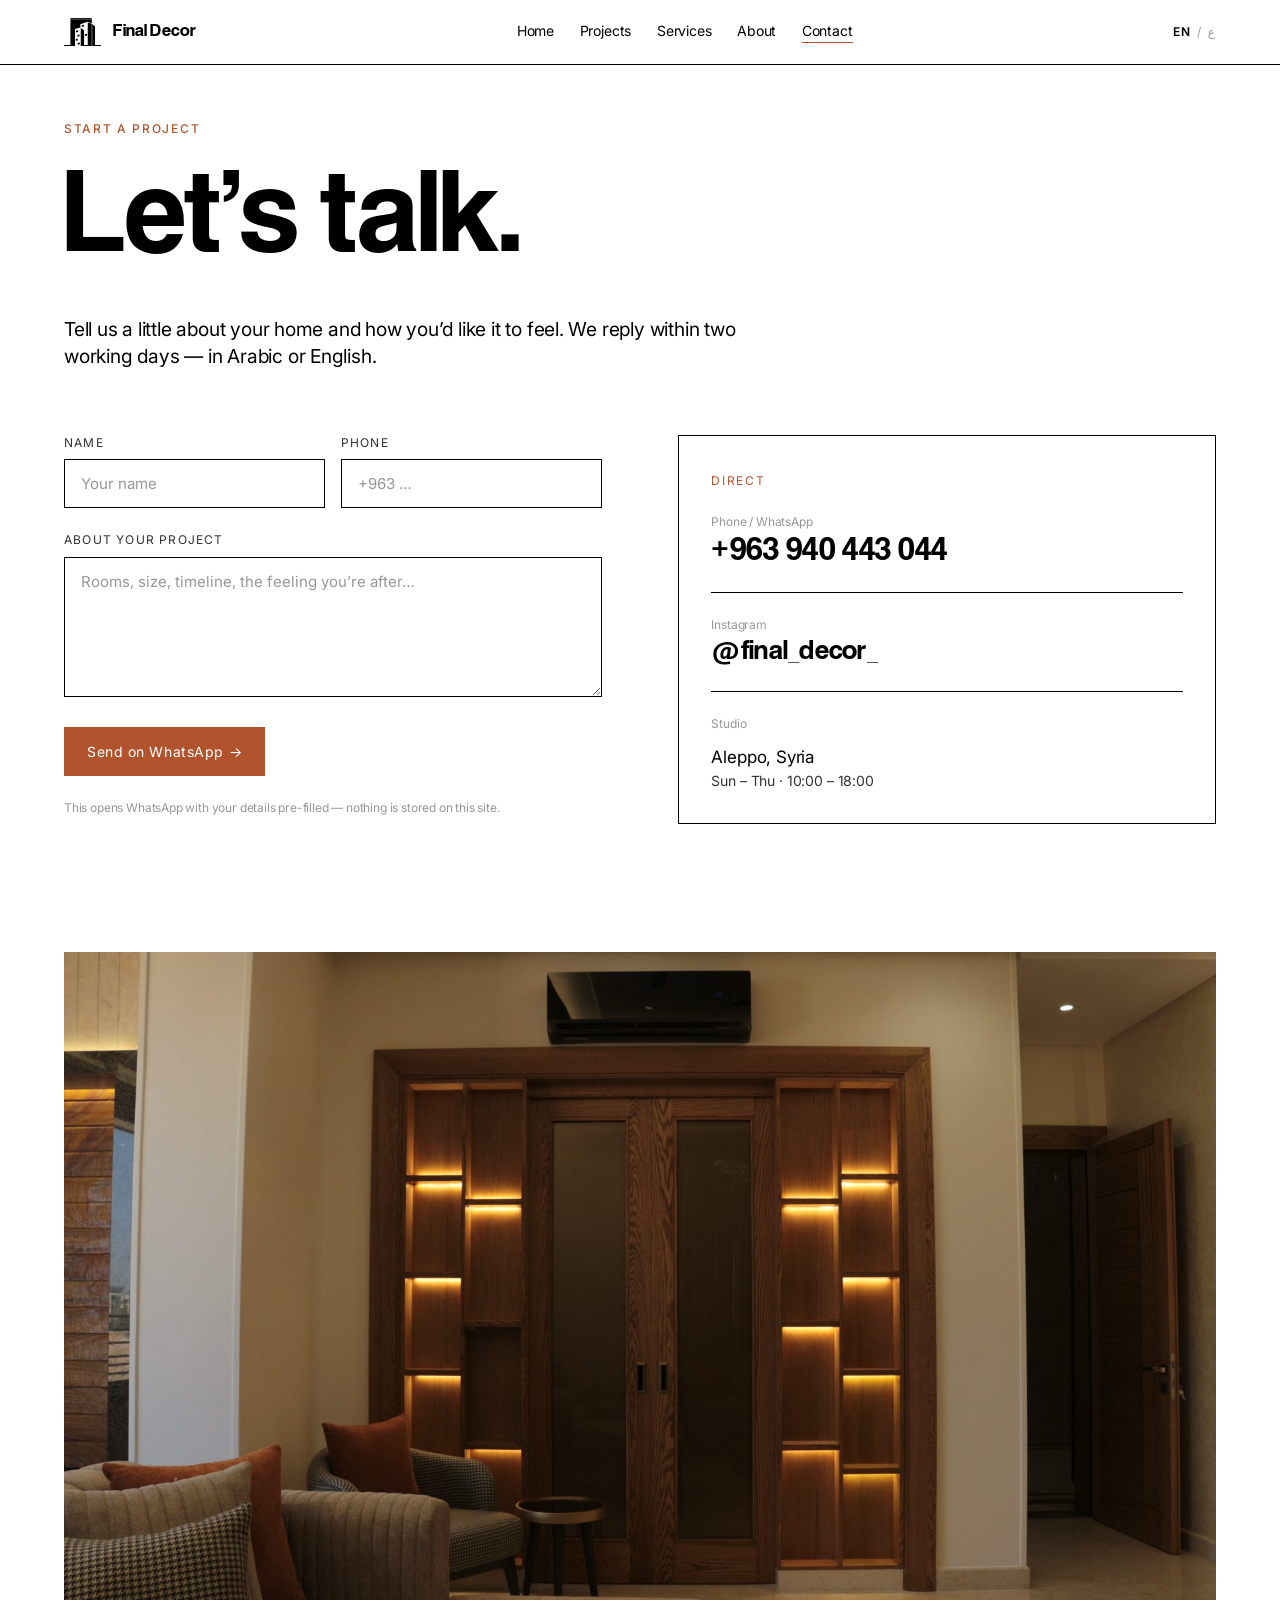
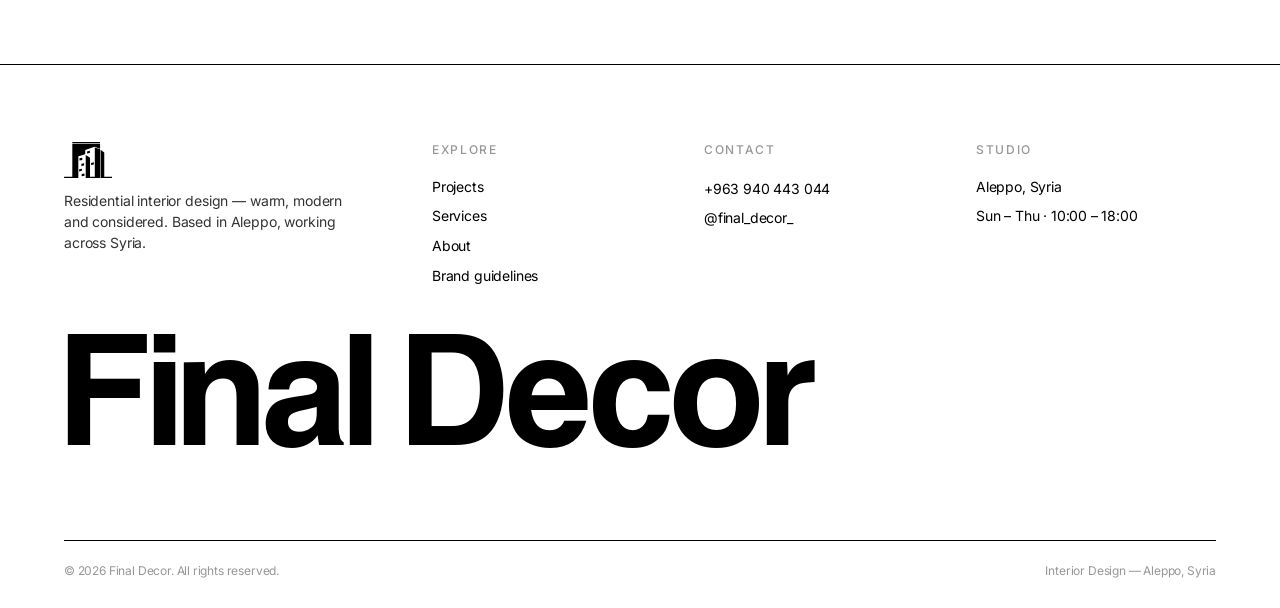
<file: site/contact.html>
<!DOCTYPE html>
<html lang="en" dir="ltr"
      data-title-en="Contact — Final Decor" data-title-ar="تواصل — فاينل ديكور">
<head>
<meta charset="UTF-8">
<meta name="viewport" content="width=device-width, initial-scale=1">
<title>Contact — Final Decor</title>
<meta name="description" content="Start a project with Final Decor — interior design, Aleppo, Syria.">
<link rel="preconnect" href="https://fonts.googleapis.com">
<link rel="preconnect" href="https://fonts.gstatic.com" crossorigin>
<link href="https://fonts.googleapis.com/css2?family=Inter:wght@400;500;600&family=IBM+Plex+Sans+Arabic:wght@400;500;600&display=swap" rel="stylesheet">
<link rel="icon" href="assets/logo/mark-ink.svg">
<link rel="stylesheet" href="assets/css/style.css">
<noscript><style>[data-reveal]{opacity:1;transform:none}</style></noscript>
</head>
<body>

<header class="site-header">
  <div class="wrap nav">
    <a class="nav__brand" href="index.html" aria-label="Final Decor — home">
      <img src="assets/logo/mark-ink.svg" alt="" style="height:28px">
      <span style="font-family:var(--display);font-weight:500;font-size:18px;letter-spacing:var(--track-display)" data-en="Final Decor" data-ar="فاينل ديكور">Final Decor</span>
    </a>
    <nav class="nav__links" aria-label="Primary">
      <a class="nav__link" href="index.html" data-en="Home" data-ar="الرئيسية">Home</a>
      <a class="nav__link" href="projects.html" data-en="Projects" data-ar="المشاريع">Projects</a>
      <a class="nav__link" href="services.html" data-en="Services" data-ar="الخدمات">Services</a>
      <a class="nav__link" href="about.html" data-en="About" data-ar="عن الاستوديو">About</a>
      <a class="nav__link" href="contact.html" aria-current="page" data-en="Contact" data-ar="تواصل">Contact</a>
    </nav>
    <div class="nav__right">
      <button class="lang-toggle" data-lang-toggle aria-label="Switch language"><span data-code="en">EN</span><span class="sep">/</span><span data-code="ar">ع</span></button>
      <button class="nav__burger" aria-label="Menu"><span></span><span></span><span></span></button>
    </div>
  </div>
</header>

<main>
  <section class="wrap hero">
    <p class="eyebrow" data-reveal data-en="Start a project" data-ar="ابدأ مشروعاً">Start a project</p>
    <h1 class="display-xl mt-m" data-reveal data-en="Let’s talk." data-ar="لنتحدّث.">Let’s talk.</h1>
    <p class="lead mt-l" data-reveal data-en="Tell us a little about your home and how you’d like it to feel. We reply within two working days — in Arabic or English."
       data-ar="حدّثنا قليلاً عن منزلك وكيف تودّ أن يكون إحساسه. نردّ خلال يومَي عمل — بالعربية أو الإنجليزية.">
      Tell us a little about your home and how you’d like it to feel. We reply within two working days — in Arabic or English.</p>
  </section>

  <section class="wrap section--tight">
    <div class="editorial" style="gap:clamp(32px,6vw,88px)">
      <!-- FORM -->
      <div data-reveal>
        <form data-contact-form data-method="whatsapp" data-whatsapp="963940443044" novalidate>
          <div class="form-row form-2">
            <div>
              <label class="lbl" for="c-name" data-en="Name" data-ar="الاسم">Name</label>
              <input class="field" id="c-name" name="name" type="text" required data-en-ph="Your name" data-ar-ph="اسمك" placeholder="Your name">
            </div>
            <div>
              <label class="lbl" for="c-phone" data-en="Phone" data-ar="الهاتف">Phone</label>
              <input class="field" id="c-phone" name="phone" type="tel" data-en-ph="+963 …" data-ar-ph="+963 …" placeholder="+963 …">
            </div>
          </div>
          <div class="form-row mt-m">
            <div>
              <label class="lbl" for="c-message" data-en="About your project" data-ar="عن مشروعك">About your project</label>
              <textarea class="field" id="c-message" name="message" required data-en-ph="Rooms, size, timeline, the feeling you’re after…" data-ar-ph="الغرف، المساحة، الجدول الزمني، الإحساس الذي تريده…" placeholder="Rooms, size, timeline, the feeling you’re after…"></textarea>
            </div>
          </div>

          <div class="mt-m flex items-center gap-m" style="flex-wrap:wrap">
            <button class="btn btn--inverse" type="submit" data-en="Send on WhatsApp →" data-ar="أرسل عبر واتساب ←">Send on WhatsApp →</button>
            <span class="small" data-form-note style="display:none;color:var(--charcoal)"></span>
          </div>
          <p class="caption mt-m" data-en="This opens WhatsApp with your details pre-filled — nothing is stored on this site."
             data-ar="يفتح هذا واتساب مع تعبئة تفاصيلك مسبقاً — لا يُحفظ شيء على هذا الموقع.">
            This opens WhatsApp with your details pre-filled — nothing is stored on this site.</p>
        </form>
      </div>

      <!-- DETAILS -->
      <div data-reveal>
        <div class="spec-box" style="border:var(--line);padding:clamp(20px,3vw,32px)">
          <span class="mono-label" data-en="Direct" data-ar="تواصل مباشر">Direct</span>
          <div class="mt-m">
            <p class="caption" data-en="Phone / WhatsApp" data-ar="هاتف / واتساب">Phone / WhatsApp</p>
            <a class="display-m ltr" style="font-size:clamp(22px,3vw,34px);display:inline-block;margin-top:4px" href="https://wa.me/963940443044" target="_blank" rel="noopener">+963 940 443 044</a>
          </div>
          <hr class="rule mt-m">
          <div class="mt-m">
            <p class="caption" data-en="Instagram" data-ar="إنستغرام">Instagram</p>
            <a class="heading" style="display:inline-block;margin-top:4px" href="https://instagram.com/final_decor_" target="_blank" rel="noopener">@final_decor_</a>
          </div>
          <hr class="rule mt-m">
          <div class="mt-m">
            <p class="caption" data-en="Studio" data-ar="الاستوديو">Studio</p>
            <p class="body mt-s" data-en="Aleppo, Syria" data-ar="حلب، سوريا">Aleppo, Syria</p>
            <p class="small body--muted" data-en="Sun – Thu · 10:00 – 18:00" data-ar="الأحد – الخميس · ١٠:٠٠ – ١٨:٠٠">Sun – Thu · 10:00 – 18:00</p>
          </div>
        </div>
      </div>
    </div>
  </section>

  <section class="wrap section--tight" data-reveal>
    <figure><img class="ratio-16x9 cover" src="assets/img/detail-01.jpg" alt="Final Decor — lit oak feature wall"></figure>
  </section>
</main>

<footer class="site-footer">
  <div class="wrap">
    <div class="footer-grid">
      <div class="footer-col">
        <img src="assets/logo/mark-ink.svg" alt="Final Decor" style="height:36px">
        <p class="small mt-s" style="max-width:32ch;color:var(--charcoal)" data-en="Residential interior design — warm, modern and considered. Based in Aleppo, working across Syria." data-ar="تصميم داخلي سكني — دافئ وعصري ومدروس. مقرّنا حلب، ونعمل في عموم سوريا.">Residential interior design — warm, modern and considered. Based in Aleppo, working across Syria.</p>
      </div>
      <div class="footer-col">
        <h4 data-en="Explore" data-ar="استكشف">Explore</h4>
        <a href="projects.html" data-en="Projects" data-ar="المشاريع">Projects</a>
        <a href="services.html" data-en="Services" data-ar="الخدمات">Services</a>
        <a href="about.html" data-en="About" data-ar="عن الاستوديو">About</a>
        <a href="brand.html" data-en="Brand guidelines" data-ar="دليل الهوية">Brand guidelines</a>
      </div>
      <div class="footer-col">
        <h4 data-en="Contact" data-ar="تواصل">Contact</h4>
        <a href="tel:+963940443044" class="ltr" style="display:inline-block">+963 940 443 044</a>
        <a href="https://instagram.com/final_decor_" target="_blank" rel="noopener">@final_decor_</a>
      </div>
      <div class="footer-col">
        <h4 data-en="Studio" data-ar="الاستوديو">Studio</h4>
        <p data-en="Aleppo, Syria" data-ar="حلب، سوريا">Aleppo, Syria</p>
        <p data-en="Sun – Thu · 10:00 – 18:00" data-ar="الأحد – الخميس · ١٠:٠٠ – ١٨:٠٠">Sun – Thu · 10:00 – 18:00</p>
      </div>
    </div>
    <div class="footer-word ltr" aria-hidden="true">Final Decor</div>
    <div class="footer-bottom">
      <p>© <span data-year></span> Final Decor. <span data-en="All rights reserved." data-ar="جميع الحقوق محفوظة.">All rights reserved.</span></p>
      <p><span data-en="Interior Design — Aleppo, Syria" data-ar="تصميم داخلي — حلب، سوريا">Interior Design — Aleppo, Syria</span></p>
    </div>
  </div>
</footer>

<script src="assets/js/main.js"></script>
</body>
</html>
</file>
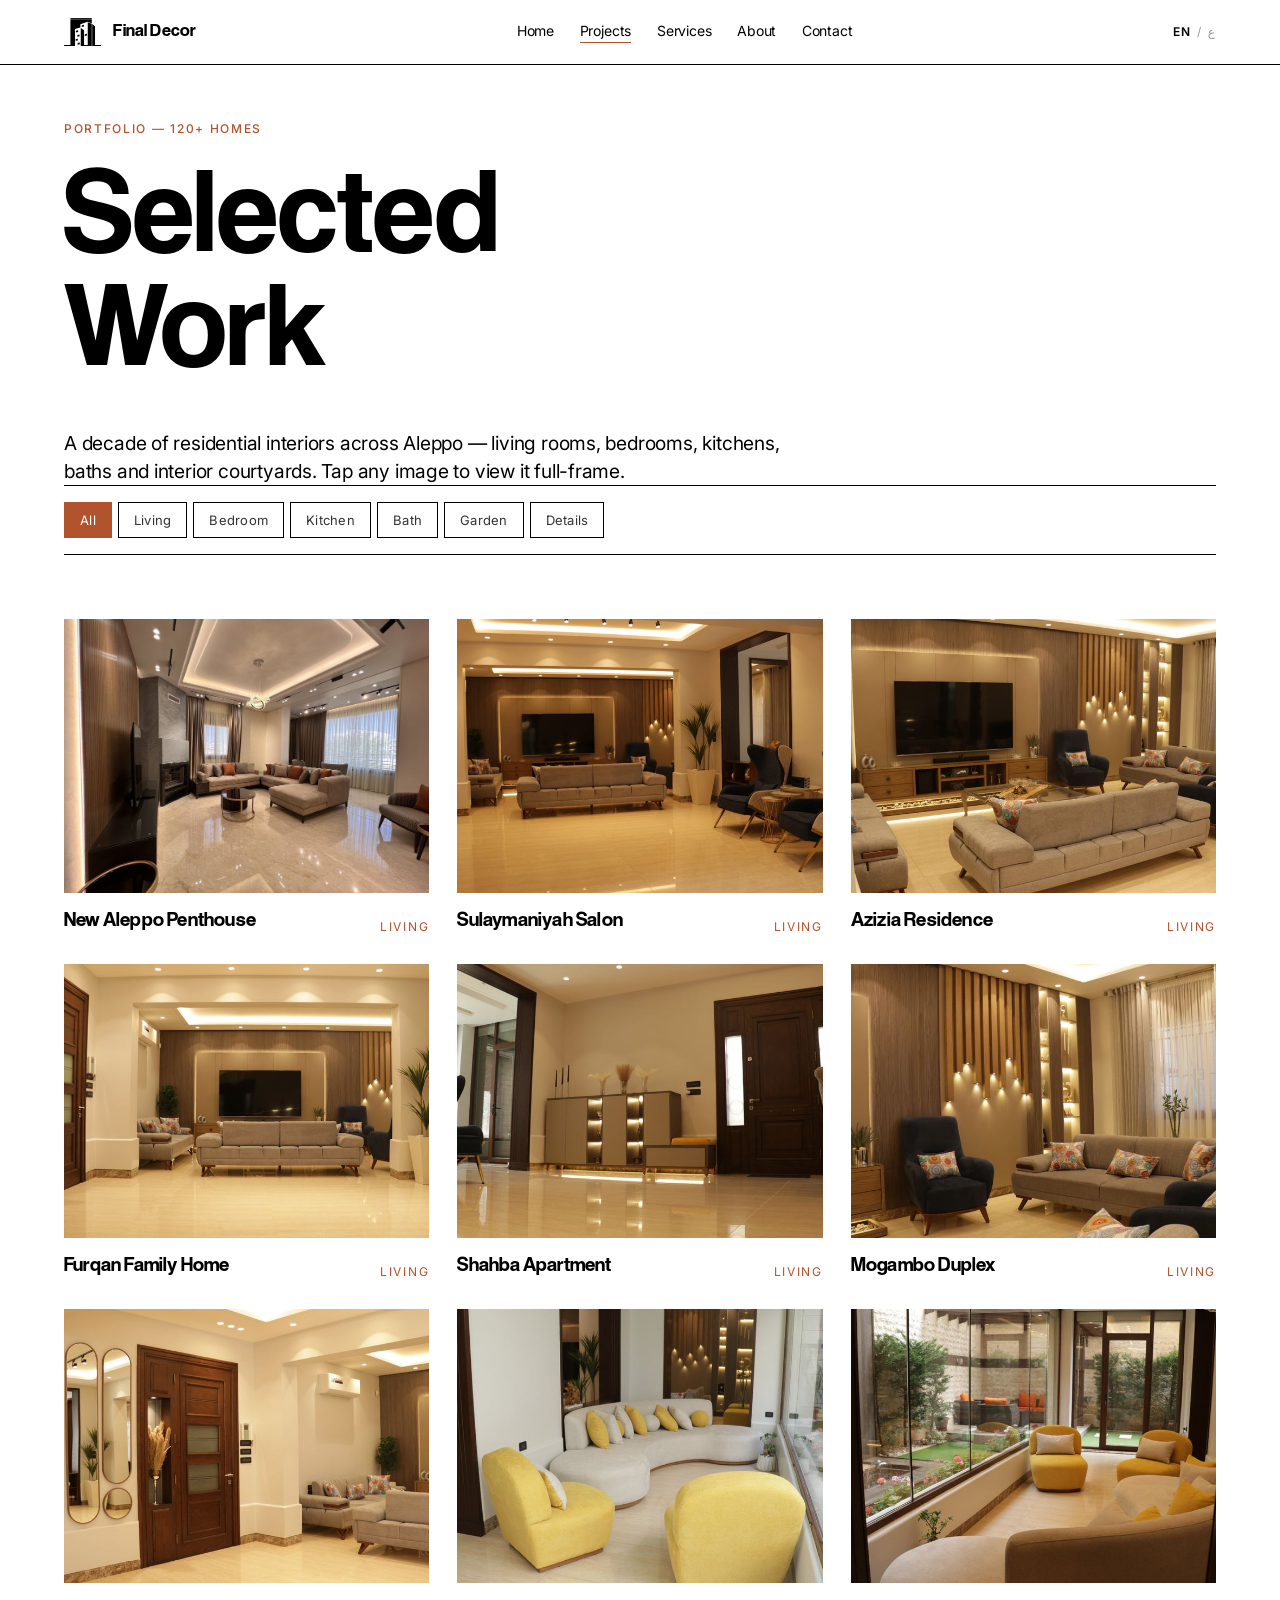
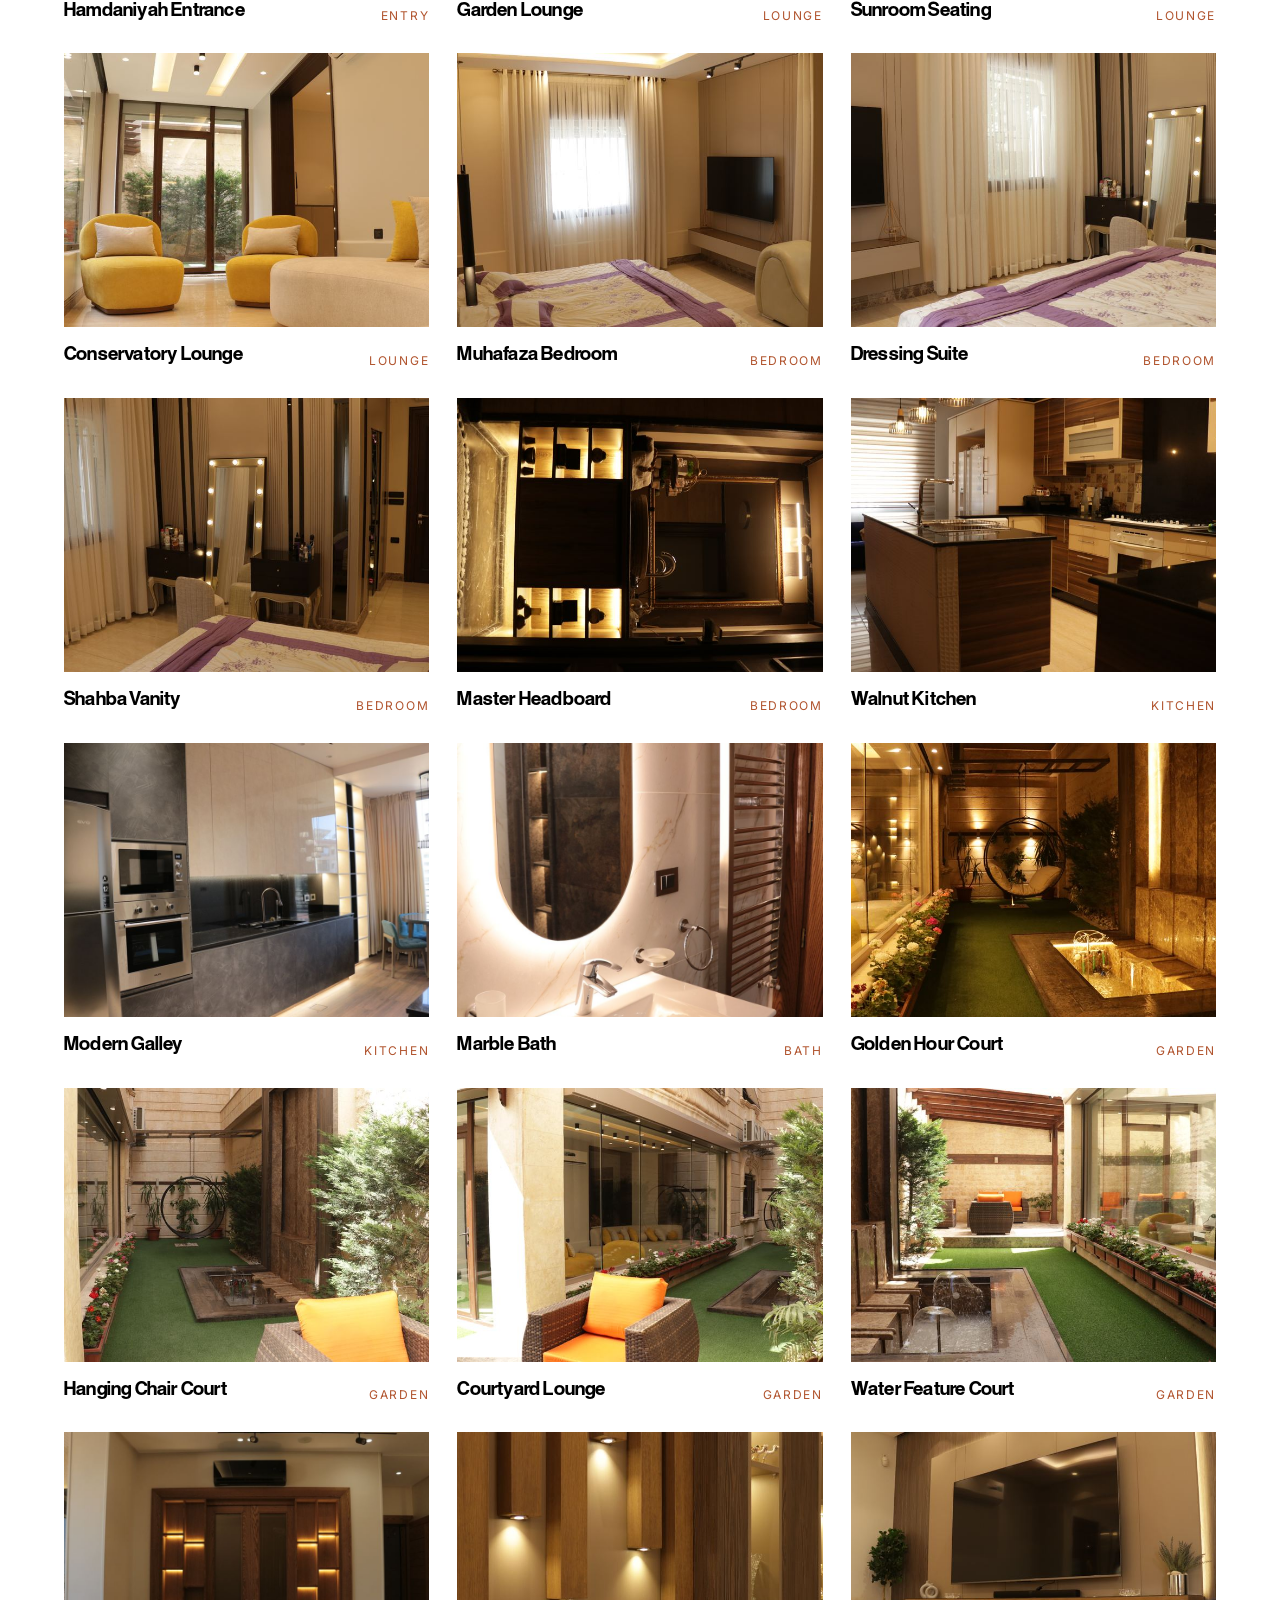
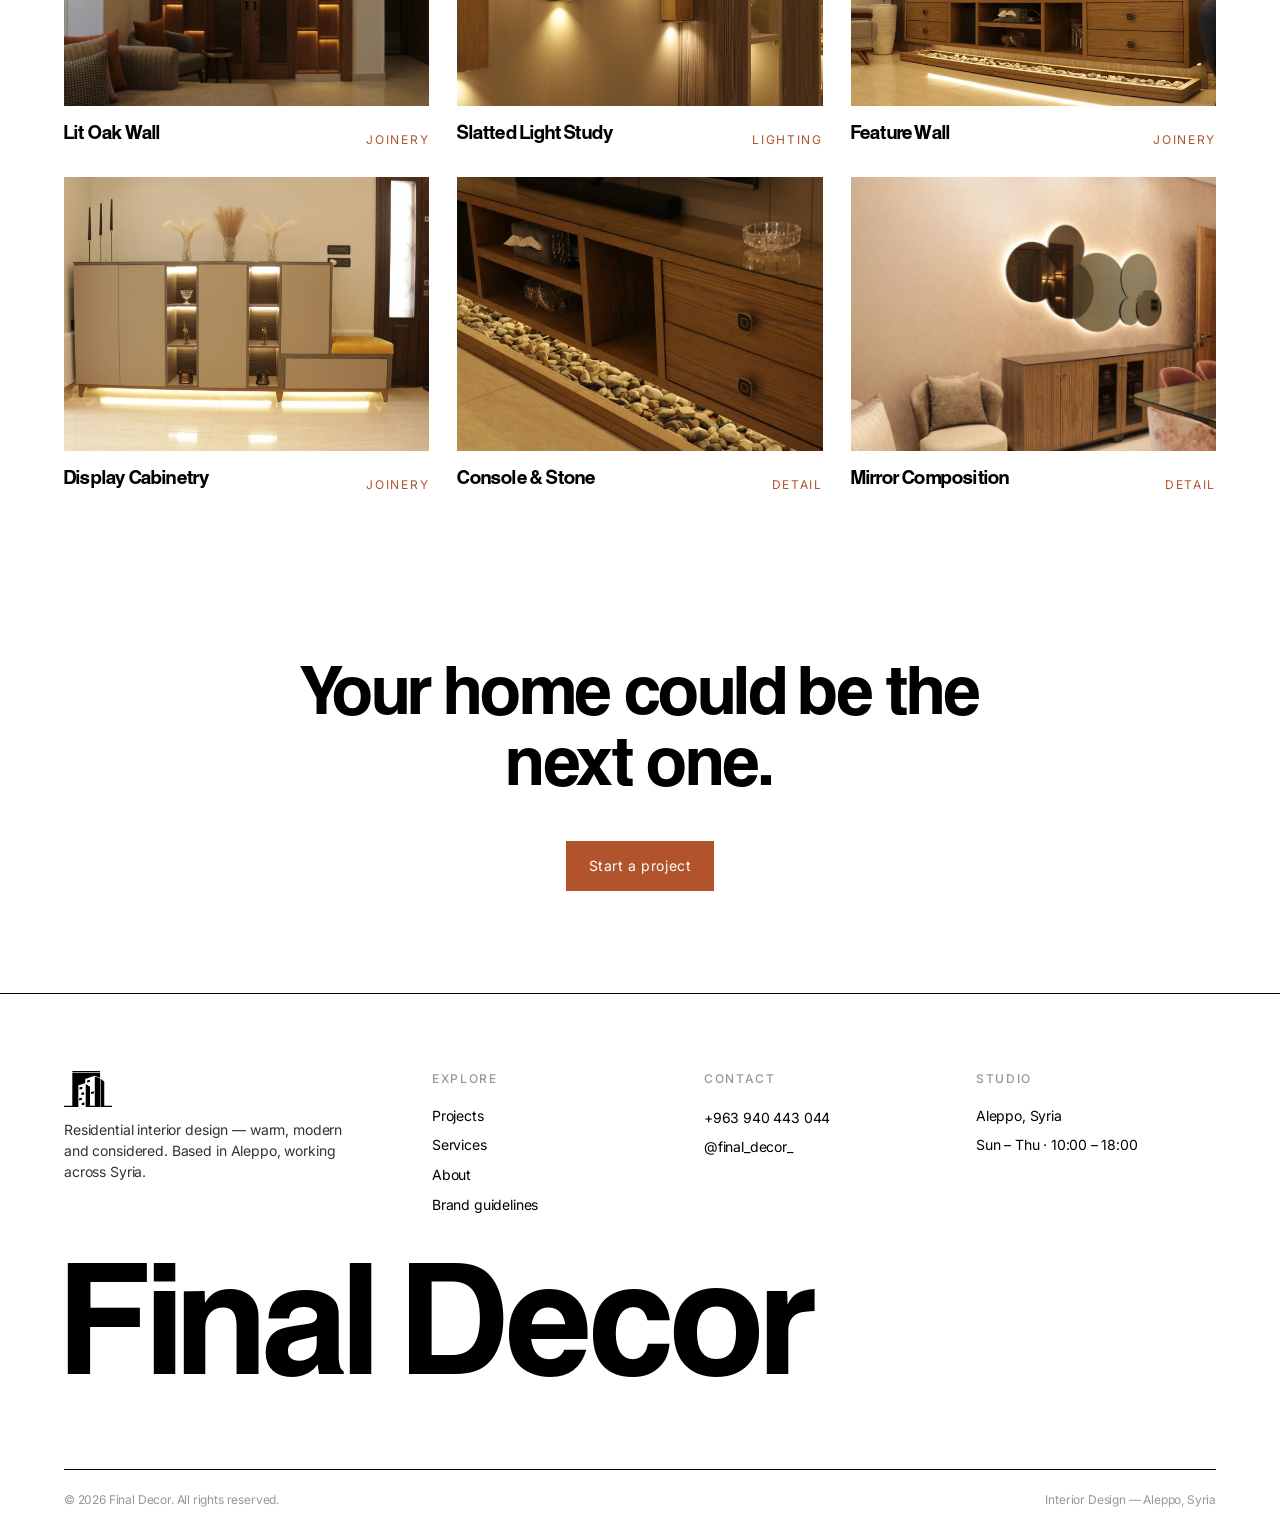
<file: site/projects.html>
<!DOCTYPE html>
<html lang="en" dir="ltr"
      data-title-en="Projects — Final Decor" data-title-ar="المشاريع — فاينل ديكور">
<head>
<meta charset="UTF-8">
<meta name="viewport" content="width=device-width, initial-scale=1">
<title>Projects — Final Decor</title>
<meta name="description" content="Selected residential interior design projects by Final Decor, Aleppo.">
<link rel="preconnect" href="https://fonts.googleapis.com">
<link rel="preconnect" href="https://fonts.gstatic.com" crossorigin>
<link href="https://fonts.googleapis.com/css2?family=Inter:wght@400;500;600&family=IBM+Plex+Sans+Arabic:wght@400;500;600&display=swap" rel="stylesheet">
<link rel="icon" href="assets/logo/mark-ink.svg">
<link rel="stylesheet" href="assets/css/style.css">
<noscript><style>[data-reveal]{opacity:1;transform:none}</style></noscript>
</head>
<body>

<header class="site-header">
  <div class="wrap nav">
    <a class="nav__brand" href="index.html" aria-label="Final Decor — home">
      <img src="assets/logo/mark-ink.svg" alt="" style="height:28px">
      <span style="font-family:var(--display);font-weight:500;font-size:18px;letter-spacing:var(--track-display)" data-en="Final Decor" data-ar="فاينل ديكور">Final Decor</span>
    </a>
    <nav class="nav__links" aria-label="Primary">
      <a class="nav__link" href="index.html" data-en="Home" data-ar="الرئيسية">Home</a>
      <a class="nav__link" href="projects.html" aria-current="page" data-en="Projects" data-ar="المشاريع">Projects</a>
      <a class="nav__link" href="services.html" data-en="Services" data-ar="الخدمات">Services</a>
      <a class="nav__link" href="about.html" data-en="About" data-ar="عن الاستوديو">About</a>
      <a class="nav__link" href="contact.html" data-en="Contact" data-ar="تواصل">Contact</a>
    </nav>
    <div class="nav__right">
      <button class="lang-toggle" data-lang-toggle aria-label="Switch language"><span data-code="en">EN</span><span class="sep">/</span><span data-code="ar">ع</span></button>
      <button class="nav__burger" aria-label="Menu"><span></span><span></span><span></span></button>
    </div>
  </div>
</header>

<main>
  <!-- HEADER -->
  <section class="wrap hero">
    <p class="eyebrow" data-reveal data-en="Portfolio — 120+ homes" data-ar="أعمالنا — أكثر من ١٢٠ منزلاً">Portfolio — 120+ homes</p>
    <h1 class="display-xl mt-m" data-reveal data-en="Selected<br>Work" data-ar="أعمال<br>مختارة">Selected<br>Work</h1>
    <p class="lead mt-l" data-reveal data-en="A decade of residential interiors across Aleppo — living rooms, bedrooms, kitchens, baths and interior courtyards. Tap any image to view it full-frame."
       data-ar="عقدٌ من التصميم الداخلي السكني في حلب — غرف جلوس ونوم ومطابخ وحمّامات وأفنية داخلية. اضغط أي صورة لعرضها بالحجم الكامل.">
      A decade of residential interiors across Aleppo — living rooms, bedrooms, kitchens, baths and interior courtyards. Tap any image to view it full-frame.</p>
  </section>

  <!-- FILTER -->
  <section class="wrap">
    <div class="filterbar" data-filterbar>
      <button data-filter="all" aria-current="true" data-en="All" data-ar="الكل">All</button>
      <button data-filter="living" data-en="Living" data-ar="جلوس">Living</button>
      <button data-filter="bedroom" data-en="Bedroom" data-ar="نوم">Bedroom</button>
      <button data-filter="kitchen" data-en="Kitchen" data-ar="مطبخ">Kitchen</button>
      <button data-filter="bath" data-en="Bath" data-ar="حمّام">Bath</button>
      <button data-filter="garden" data-en="Garden" data-ar="حديقة">Garden</button>
      <button data-filter="detail" data-en="Details" data-ar="تفاصيل">Details</button>
    </div>
  </section>

  <!-- GRID -->
  <section class="wrap section--tight">
    <div class="grid grid-3" data-reveal>

      <figure class="project" data-cat="living"><div class="project__media"><img class="ratio-4x3 cover" src="assets/img/living-02-t.jpg" data-lightbox="assets/img/living-02.jpg" alt="New Aleppo Penthouse"></div><div class="project__meta"><span class="project__name" data-en="New Aleppo Penthouse" data-ar="بنتهاوس حلب الجديدة">New Aleppo Penthouse</span><span class="project__type" data-en="Living" data-ar="جلوس">Living</span></div></figure>

      <figure class="project" data-cat="living"><div class="project__media"><img class="ratio-4x3 cover" src="assets/img/living-01-t.jpg" data-lightbox="assets/img/living-01.jpg" alt="Sulaymaniyah Salon"></div><div class="project__meta"><span class="project__name" data-en="Sulaymaniyah Salon" data-ar="صالون السليمانية">Sulaymaniyah Salon</span><span class="project__type" data-en="Living" data-ar="جلوس">Living</span></div></figure>

      <figure class="project" data-cat="living"><div class="project__media"><img class="ratio-4x3 cover" src="assets/img/living-03-t.jpg" data-lightbox="assets/img/living-03.jpg" alt="Azizia Residence"></div><div class="project__meta"><span class="project__name" data-en="Azizia Residence" data-ar="مسكن العزيزية">Azizia Residence</span><span class="project__type" data-en="Living" data-ar="جلوس">Living</span></div></figure>

      <figure class="project" data-cat="living"><div class="project__media"><img class="ratio-4x3 cover" src="assets/img/living-04-t.jpg" data-lightbox="assets/img/living-04.jpg" alt="Furqan Family Home"></div><div class="project__meta"><span class="project__name" data-en="Furqan Family Home" data-ar="منزل الفرقان">Furqan Family Home</span><span class="project__type" data-en="Living" data-ar="جلوس">Living</span></div></figure>

      <figure class="project" data-cat="living"><div class="project__media"><img class="ratio-4x3 cover" src="assets/img/living-05-t.jpg" data-lightbox="assets/img/living-05.jpg" alt="Shahba Apartment"></div><div class="project__meta"><span class="project__name" data-en="Shahba Apartment" data-ar="شقة الشهباء">Shahba Apartment</span><span class="project__type" data-en="Living" data-ar="جلوس">Living</span></div></figure>

      <figure class="project" data-cat="living"><div class="project__media"><img class="ratio-4x3 cover" src="assets/img/living-06-t.jpg" data-lightbox="assets/img/living-06.jpg" alt="Mogambo Duplex"></div><div class="project__meta"><span class="project__name" data-en="Mogambo Duplex" data-ar="دوبلكس موغامبو">Mogambo Duplex</span><span class="project__type" data-en="Living" data-ar="جلوس">Living</span></div></figure>

      <figure class="project" data-cat="living"><div class="project__media"><img class="ratio-4x3 cover" src="assets/img/entry-01-t.jpg" data-lightbox="assets/img/entry-01.jpg" alt="Hamdaniyah Entrance"></div><div class="project__meta"><span class="project__name" data-en="Hamdaniyah Entrance" data-ar="مدخل الحمدانية">Hamdaniyah Entrance</span><span class="project__type" data-en="Entry" data-ar="مدخل">Entry</span></div></figure>

      <figure class="project" data-cat="living"><div class="project__media"><img class="ratio-4x3 cover" src="assets/img/lounge-01-t.jpg" data-lightbox="assets/img/lounge-01.jpg" alt="Garden Lounge"></div><div class="project__meta"><span class="project__name" data-en="Garden Lounge" data-ar="جلسة الحديقة">Garden Lounge</span><span class="project__type" data-en="Lounge" data-ar="جلسة">Lounge</span></div></figure>

      <figure class="project" data-cat="living"><div class="project__media"><img class="ratio-4x3 cover" src="assets/img/lounge-02-t.jpg" data-lightbox="assets/img/lounge-02.jpg" alt="Sunroom Seating"></div><div class="project__meta"><span class="project__name" data-en="Sunroom Seating" data-ar="جلسة الشرفة الزجاجية">Sunroom Seating</span><span class="project__type" data-en="Lounge" data-ar="جلسة">Lounge</span></div></figure>

      <figure class="project" data-cat="living"><div class="project__media"><img class="ratio-4x3 cover" src="assets/img/lounge-03-t.jpg" data-lightbox="assets/img/lounge-03.jpg" alt="Conservatory Lounge"></div><div class="project__meta"><span class="project__name" data-en="Conservatory Lounge" data-ar="جلسة القبو الزجاجي">Conservatory Lounge</span><span class="project__type" data-en="Lounge" data-ar="جلسة">Lounge</span></div></figure>

      <figure class="project" data-cat="bedroom"><div class="project__media"><img class="ratio-4x3 cover" src="assets/img/bedroom-01-t.jpg" data-lightbox="assets/img/bedroom-01.jpg" alt="Muhafaza Bedroom"></div><div class="project__meta"><span class="project__name" data-en="Muhafaza Bedroom" data-ar="نوم المحافظة">Muhafaza Bedroom</span><span class="project__type" data-en="Bedroom" data-ar="نوم">Bedroom</span></div></figure>

      <figure class="project" data-cat="bedroom"><div class="project__media"><img class="ratio-4x3 cover" src="assets/img/bedroom-02-t.jpg" data-lightbox="assets/img/bedroom-02.jpg" alt="Dressing Suite"></div><div class="project__meta"><span class="project__name" data-en="Dressing Suite" data-ar="غرفة الملابس">Dressing Suite</span><span class="project__type" data-en="Bedroom" data-ar="نوم">Bedroom</span></div></figure>

      <figure class="project" data-cat="bedroom"><div class="project__media"><img class="ratio-4x3 cover" src="assets/img/bedroom-03-t.jpg" data-lightbox="assets/img/bedroom-03.jpg" alt="Vanity — Shahba"></div><div class="project__meta"><span class="project__name" data-en="Shahba Vanity" data-ar="تسريحة الشهباء">Shahba Vanity</span><span class="project__type" data-en="Bedroom" data-ar="نوم">Bedroom</span></div></figure>

      <figure class="project" data-cat="bedroom"><div class="project__media"><img class="ratio-4x3 cover" src="assets/img/bedroom-04-t.jpg" data-lightbox="assets/img/bedroom-04.jpg" alt="Master Headboard"></div><div class="project__meta"><span class="project__name" data-en="Master Headboard" data-ar="جناح النوم الرئيسي">Master Headboard</span><span class="project__type" data-en="Bedroom" data-ar="نوم">Bedroom</span></div></figure>

      <figure class="project" data-cat="kitchen"><div class="project__media"><img class="ratio-4x3 cover" src="assets/img/kitchen-01-t.jpg" data-lightbox="assets/img/kitchen-01.jpg" alt="Walnut Kitchen"></div><div class="project__meta"><span class="project__name" data-en="Walnut Kitchen" data-ar="مطبخ الجوز">Walnut Kitchen</span><span class="project__type" data-en="Kitchen" data-ar="مطبخ">Kitchen</span></div></figure>

      <figure class="project" data-cat="kitchen"><div class="project__media"><img class="ratio-4x3 cover" src="assets/img/kitchen-02-t.jpg" data-lightbox="assets/img/kitchen-02.jpg" alt="Modern Galley"></div><div class="project__meta"><span class="project__name" data-en="Modern Galley" data-ar="مطبخ حديث">Modern Galley</span><span class="project__type" data-en="Kitchen" data-ar="مطبخ">Kitchen</span></div></figure>

      <figure class="project" data-cat="bath"><div class="project__media"><img class="ratio-4x3 cover" src="assets/img/bath-01-t.jpg" data-lightbox="assets/img/bath-01.jpg" alt="Marble Bath"></div><div class="project__meta"><span class="project__name" data-en="Marble Bath" data-ar="حمّام الرخام">Marble Bath</span><span class="project__type" data-en="Bath" data-ar="حمّام">Bath</span></div></figure>

      <figure class="project" data-cat="garden"><div class="project__media"><img class="ratio-4x3 cover" src="assets/img/garden-01-t.jpg" data-lightbox="assets/img/garden-01.jpg" alt="Golden Hour Court"></div><div class="project__meta"><span class="project__name" data-en="Golden Hour Court" data-ar="فناء الغروب">Golden Hour Court</span><span class="project__type" data-en="Garden" data-ar="حديقة">Garden</span></div></figure>

      <figure class="project" data-cat="garden"><div class="project__media"><img class="ratio-4x3 cover" src="assets/img/garden-02-t.jpg" data-lightbox="assets/img/garden-02.jpg" alt="Hanging Chair Court"></div><div class="project__meta"><span class="project__name" data-en="Hanging Chair Court" data-ar="فناء الكرسي المعلّق">Hanging Chair Court</span><span class="project__type" data-en="Garden" data-ar="حديقة">Garden</span></div></figure>

      <figure class="project" data-cat="garden"><div class="project__media"><img class="ratio-4x3 cover" src="assets/img/garden-03-t.jpg" data-lightbox="assets/img/garden-03.jpg" alt="Courtyard Lounge"></div><div class="project__meta"><span class="project__name" data-en="Courtyard Lounge" data-ar="جلسة الفناء">Courtyard Lounge</span><span class="project__type" data-en="Garden" data-ar="حديقة">Garden</span></div></figure>

      <figure class="project" data-cat="garden"><div class="project__media"><img class="ratio-4x3 cover" src="assets/img/garden-04-t.jpg" data-lightbox="assets/img/garden-04.jpg" alt="Water Feature Court"></div><div class="project__meta"><span class="project__name" data-en="Water Feature Court" data-ar="فناء النافورة">Water Feature Court</span><span class="project__type" data-en="Garden" data-ar="حديقة">Garden</span></div></figure>

      <figure class="project" data-cat="detail"><div class="project__media"><img class="ratio-4x3 cover" src="assets/img/detail-01-t.jpg" data-lightbox="assets/img/detail-01.jpg" alt="Lit Oak Wall"></div><div class="project__meta"><span class="project__name" data-en="Lit Oak Wall" data-ar="جدار السنديان المضاء">Lit Oak Wall</span><span class="project__type" data-en="Joinery" data-ar="نجارة">Joinery</span></div></figure>

      <figure class="project" data-cat="detail"><div class="project__media"><img class="ratio-4x3 cover" src="assets/img/detail-02-t.jpg" data-lightbox="assets/img/detail-02.jpg" alt="Slatted Light Study"></div><div class="project__meta"><span class="project__name" data-en="Slatted Light Study" data-ar="دراسة الإضاءة">Slatted Light Study</span><span class="project__type" data-en="Lighting" data-ar="إضاءة">Lighting</span></div></figure>

      <figure class="project" data-cat="detail"><div class="project__media"><img class="ratio-4x3 cover" src="assets/img/detail-03-t.jpg" data-lightbox="assets/img/detail-03.jpg" alt="Feature Wall — Furqan"></div><div class="project__meta"><span class="project__name" data-en="Feature Wall" data-ar="جدار مميّز">Feature Wall</span><span class="project__type" data-en="Joinery" data-ar="نجارة">Joinery</span></div></figure>

      <figure class="project" data-cat="detail"><div class="project__media"><img class="ratio-4x3 cover" src="assets/img/detail-04-t.jpg" data-lightbox="assets/img/detail-04.jpg" alt="Display Cabinetry"></div><div class="project__meta"><span class="project__name" data-en="Display Cabinetry" data-ar="خزائن العرض">Display Cabinetry</span><span class="project__type" data-en="Joinery" data-ar="نجارة">Joinery</span></div></figure>

      <figure class="project" data-cat="detail"><div class="project__media"><img class="ratio-4x3 cover" src="assets/img/detail-05-t.jpg" data-lightbox="assets/img/detail-05.jpg" alt="Console & Stone"></div><div class="project__meta"><span class="project__name" data-en="Console &amp; Stone" data-ar="كونسول وحجر">Console &amp; Stone</span><span class="project__type" data-en="Detail" data-ar="تفصيل">Detail</span></div></figure>

      <figure class="project" data-cat="detail"><div class="project__media"><img class="ratio-4x3 cover" src="assets/img/detail-06-t.jpg" data-lightbox="assets/img/detail-06.jpg" alt="Mirror Composition"></div><div class="project__meta"><span class="project__name" data-en="Mirror Composition" data-ar="تكوين المرايا">Mirror Composition</span><span class="project__type" data-en="Detail" data-ar="تفصيل">Detail</span></div></figure>

    </div>
  </section>

  <!-- CTA -->
  <section class="wrap section center">
    <h2 class="display-l" data-reveal style="max-width:22ch;margin-inline:auto" data-en="Your home could be the next one." data-ar="منزلك قد يكون المشروع القادم.">Your home could be the next one.</h2>
    <div class="mt-l" data-reveal><a class="btn btn--inverse" href="contact.html" data-en="Start a project" data-ar="ابدأ مشروعاً">Start a project</a></div>
  </section>
</main>

<footer class="site-footer">
  <div class="wrap">
    <div class="footer-grid">
      <div class="footer-col">
        <img src="assets/logo/mark-ink.svg" alt="Final Decor" style="height:36px">
        <p class="small mt-s" style="max-width:32ch;color:var(--charcoal)" data-en="Residential interior design — warm, modern and considered. Based in Aleppo, working across Syria." data-ar="تصميم داخلي سكني — دافئ وعصري ومدروس. مقرّنا حلب، ونعمل في عموم سوريا.">Residential interior design — warm, modern and considered. Based in Aleppo, working across Syria.</p>
      </div>
      <div class="footer-col">
        <h4 data-en="Explore" data-ar="استكشف">Explore</h4>
        <a href="projects.html" data-en="Projects" data-ar="المشاريع">Projects</a>
        <a href="services.html" data-en="Services" data-ar="الخدمات">Services</a>
        <a href="about.html" data-en="About" data-ar="عن الاستوديو">About</a>
        <a href="brand.html" data-en="Brand guidelines" data-ar="دليل الهوية">Brand guidelines</a>
      </div>
      <div class="footer-col">
        <h4 data-en="Contact" data-ar="تواصل">Contact</h4>
        <a href="tel:+963940443044" class="ltr" style="display:inline-block">+963 940 443 044</a>
        <a href="https://instagram.com/final_decor_" target="_blank" rel="noopener">@final_decor_</a>
      </div>
      <div class="footer-col">
        <h4 data-en="Studio" data-ar="الاستوديو">Studio</h4>
        <p data-en="Aleppo, Syria" data-ar="حلب، سوريا">Aleppo, Syria</p>
        <p data-en="Sun – Thu · 10:00 – 18:00" data-ar="الأحد – الخميس · ١٠:٠٠ – ١٨:٠٠">Sun – Thu · 10:00 – 18:00</p>
      </div>
    </div>
    <div class="footer-word ltr" aria-hidden="true">Final Decor</div>
    <div class="footer-bottom">
      <p>© <span data-year></span> Final Decor. <span data-en="All rights reserved." data-ar="جميع الحقوق محفوظة.">All rights reserved.</span></p>
      <p><span data-en="Interior Design — Aleppo, Syria" data-ar="تصميم داخلي — حلب، سوريا">Interior Design — Aleppo, Syria</span></p>
    </div>
  </div>
</footer>

<script src="assets/js/main.js"></script>
</body>
</html>
</file>
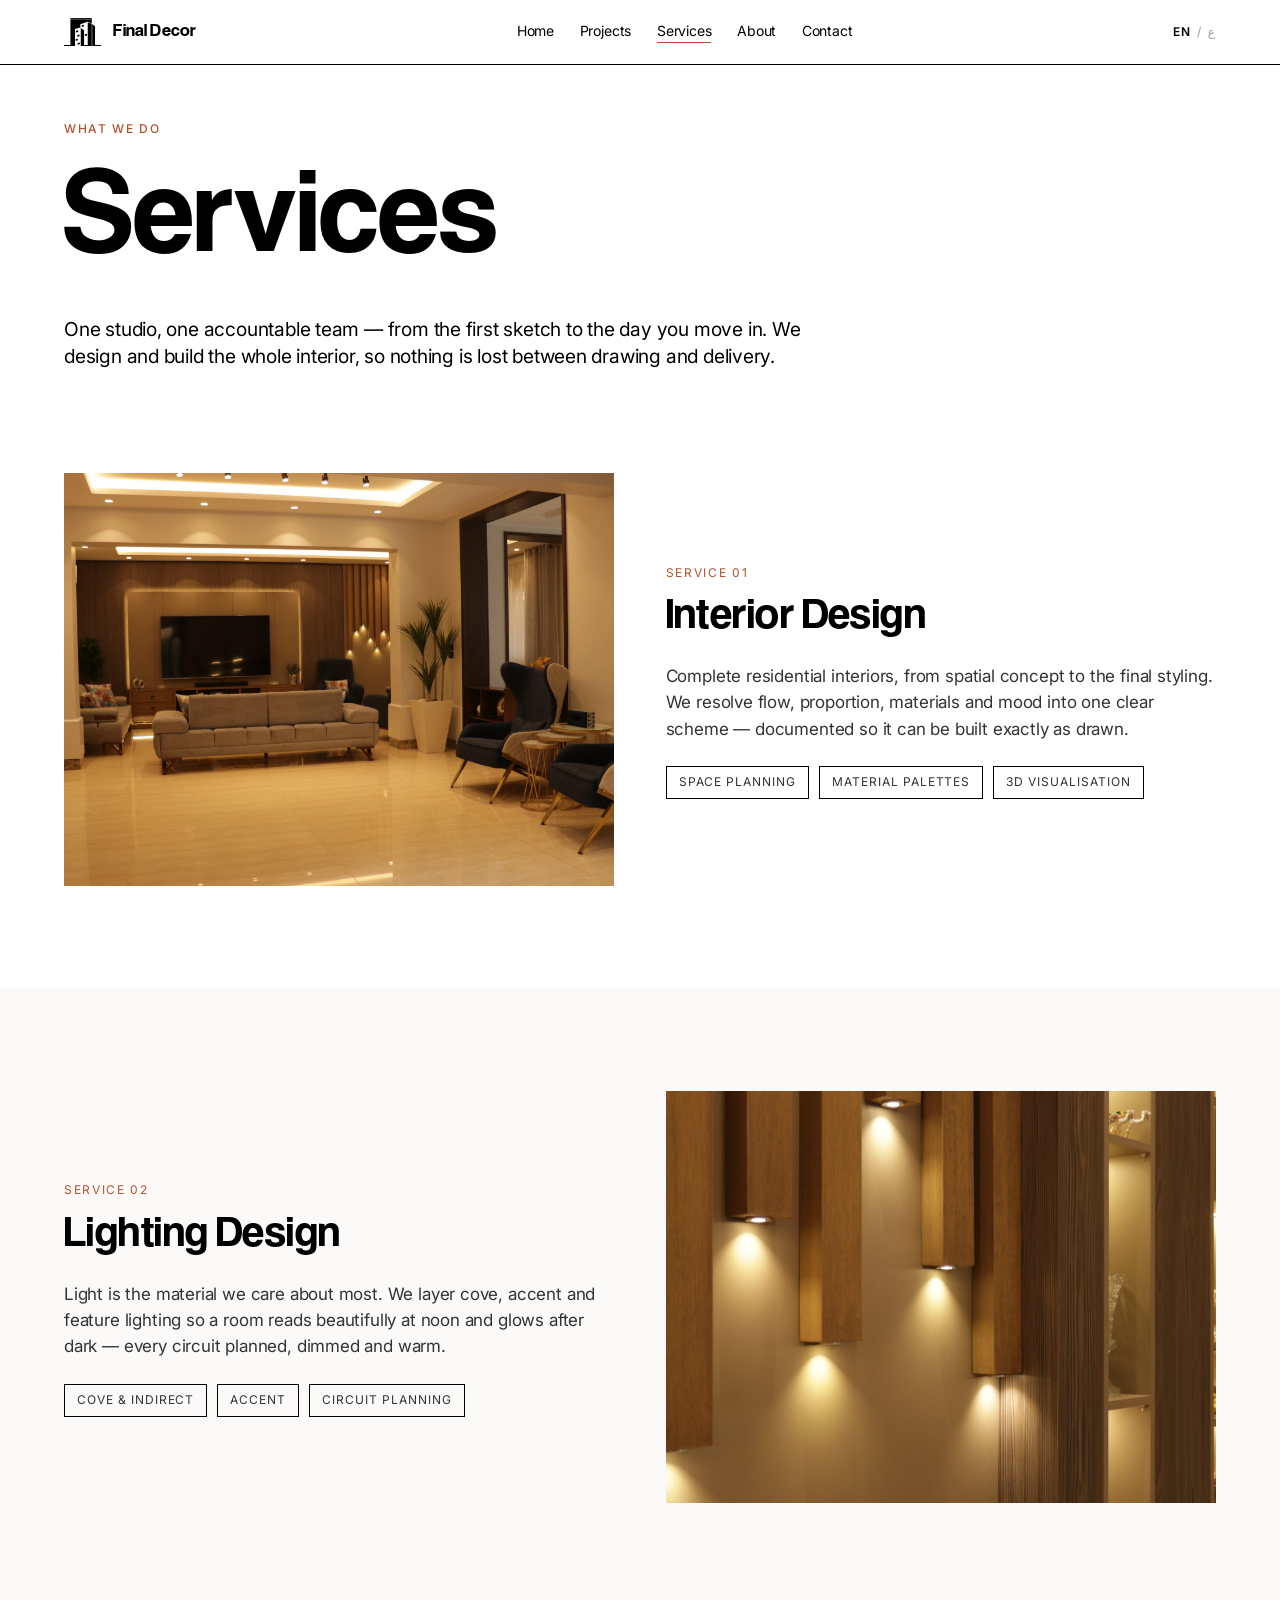
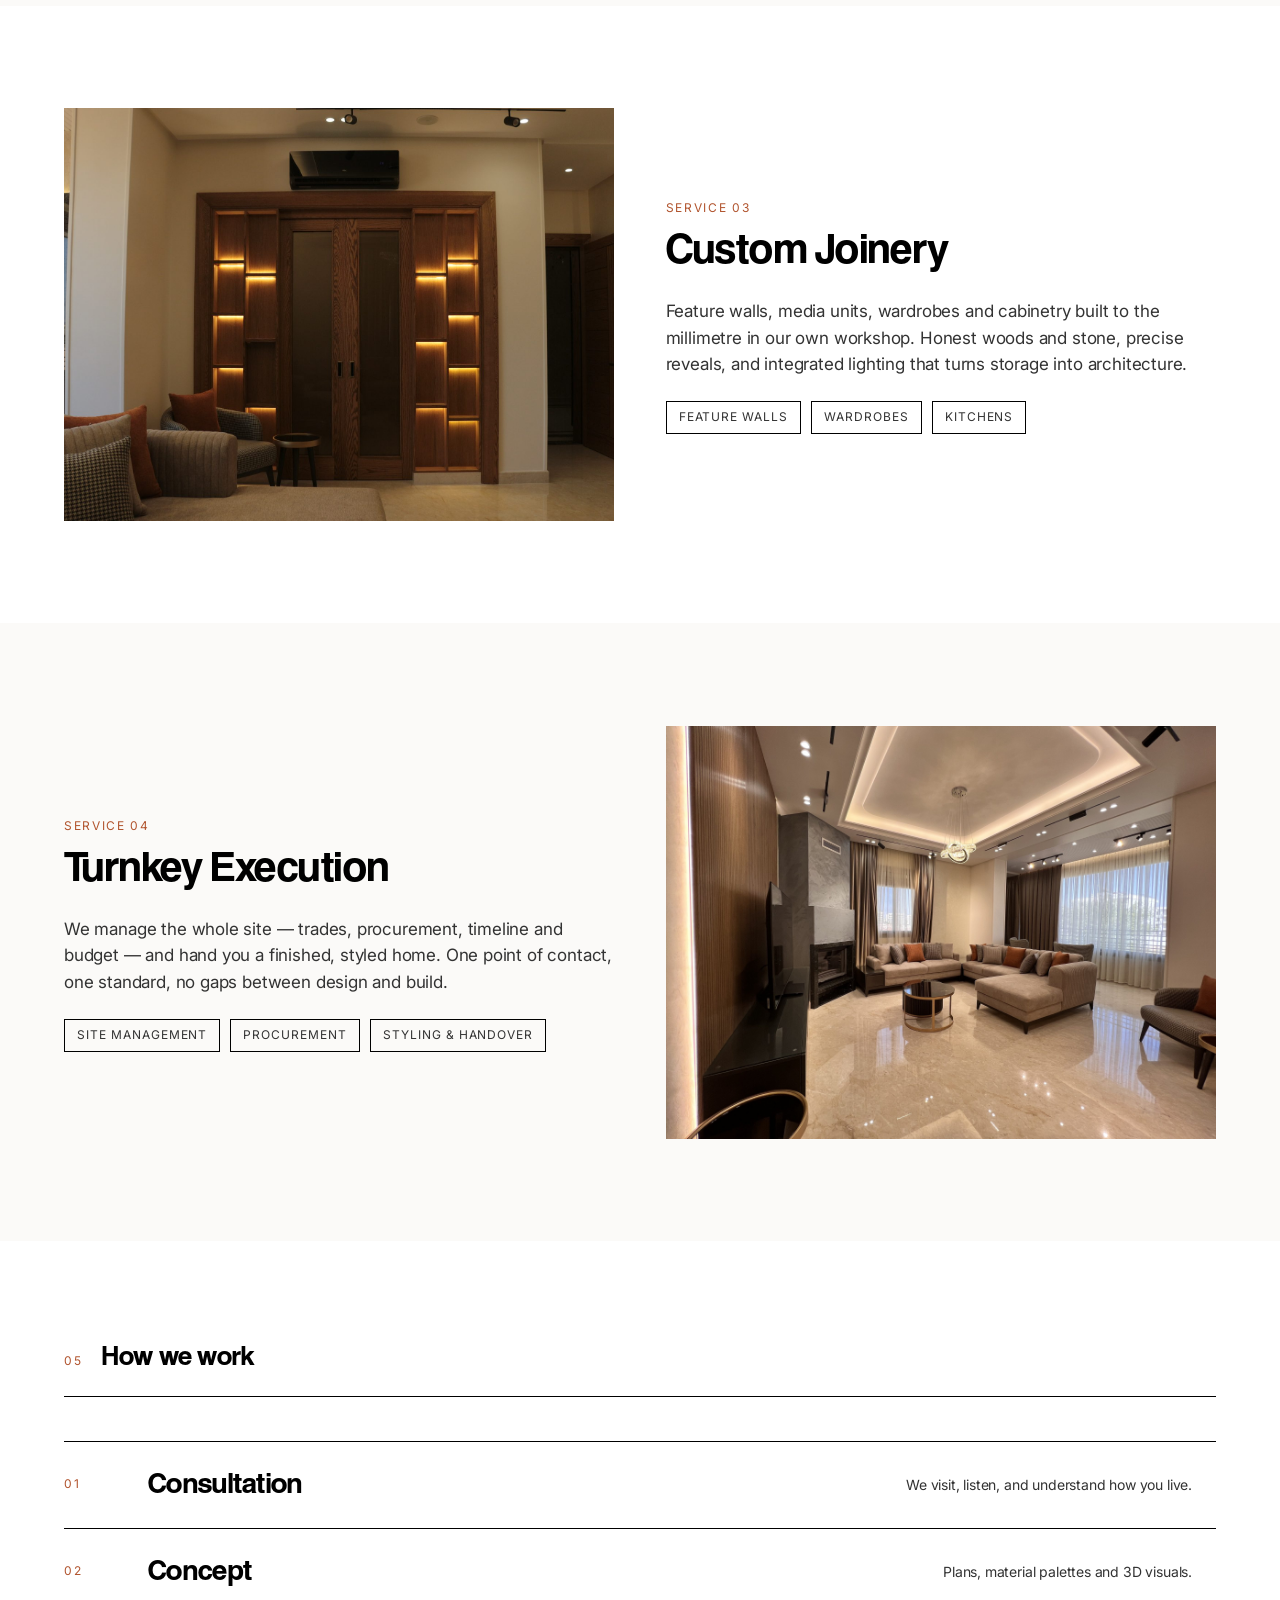
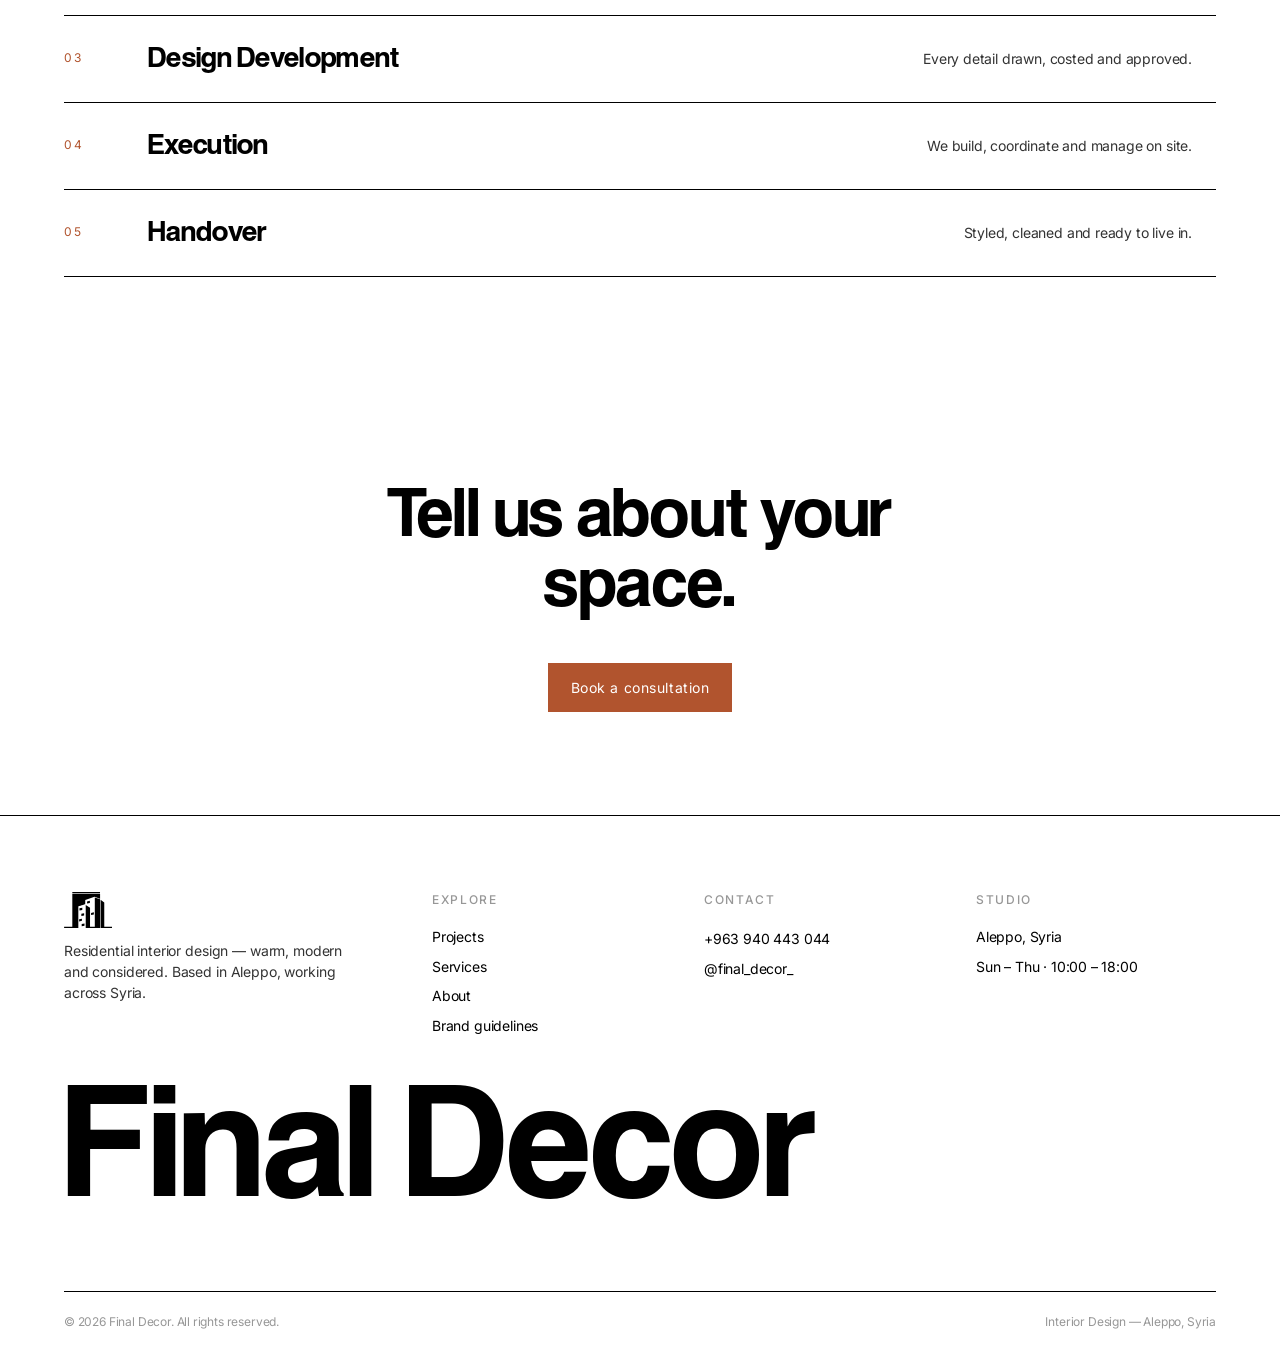
<file: site/services.html>
<!DOCTYPE html>
<html lang="en" dir="ltr"
      data-title-en="Services — Final Decor" data-title-ar="الخدمات — فاينل ديكور">
<head>
<meta charset="UTF-8">
<meta name="viewport" content="width=device-width, initial-scale=1">
<title>Services — Final Decor</title>
<meta name="description" content="Interior design, lighting, custom joinery and turnkey execution by Final Decor, Aleppo.">
<link rel="preconnect" href="https://fonts.googleapis.com">
<link rel="preconnect" href="https://fonts.gstatic.com" crossorigin>
<link href="https://fonts.googleapis.com/css2?family=Inter:wght@400;500;600&family=IBM+Plex+Sans+Arabic:wght@400;500;600&display=swap" rel="stylesheet">
<link rel="icon" href="assets/logo/mark-ink.svg">
<link rel="stylesheet" href="assets/css/style.css">
<noscript><style>[data-reveal]{opacity:1;transform:none}</style></noscript>
</head>
<body>

<header class="site-header">
  <div class="wrap nav">
    <a class="nav__brand" href="index.html" aria-label="Final Decor — home">
      <img src="assets/logo/mark-ink.svg" alt="" style="height:28px">
      <span style="font-family:var(--display);font-weight:500;font-size:18px;letter-spacing:var(--track-display)" data-en="Final Decor" data-ar="فاينل ديكور">Final Decor</span>
    </a>
    <nav class="nav__links" aria-label="Primary">
      <a class="nav__link" href="index.html" data-en="Home" data-ar="الرئيسية">Home</a>
      <a class="nav__link" href="projects.html" data-en="Projects" data-ar="المشاريع">Projects</a>
      <a class="nav__link" href="services.html" aria-current="page" data-en="Services" data-ar="الخدمات">Services</a>
      <a class="nav__link" href="about.html" data-en="About" data-ar="عن الاستوديو">About</a>
      <a class="nav__link" href="contact.html" data-en="Contact" data-ar="تواصل">Contact</a>
    </nav>
    <div class="nav__right">
      <button class="lang-toggle" data-lang-toggle aria-label="Switch language"><span data-code="en">EN</span><span class="sep">/</span><span data-code="ar">ع</span></button>
      <button class="nav__burger" aria-label="Menu"><span></span><span></span><span></span></button>
    </div>
  </div>
</header>

<main>
  <section class="wrap hero">
    <p class="eyebrow" data-reveal data-en="What we do" data-ar="ما نقدّمه">What we do</p>
    <h1 class="display-xl mt-m" data-reveal data-en="Services" data-ar="الخدمات">Services</h1>
    <p class="lead mt-l" data-reveal data-en="One studio, one accountable team — from the first sketch to the day you move in. We design and build the whole interior, so nothing is lost between drawing and delivery."
       data-ar="استوديو واحد وفريق واحد مسؤول — من أول رسمٍ حتى يوم انتقالك. نصمّم وننفّذ التصميم الداخلي كاملاً، فلا يضيع شيء بين المخطط والتسليم.">
      One studio, one accountable team — from the first sketch to the day you move in. We design and build the whole interior, so nothing is lost between drawing and delivery.</p>
  </section>

  <!-- SERVICE 01 -->
  <section class="wrap section">
    <div class="editorial" style="align-items:center" data-reveal>
      <figure><img class="ratio-4x3 cover" src="assets/img/living-01.jpg" alt="Full interior design — living room"></figure>
      <div>
        <span class="mono-label" data-en="Service 01" data-ar="خدمة ٠١">Service 01</span>
        <h2 class="display-m mt-s" data-en="Interior Design" data-ar="التصميم الداخلي">Interior Design</h2>
        <p class="body body--muted mt-m" data-en="Complete residential interiors, from spatial concept to the final styling. We resolve flow, proportion, materials and mood into one clear scheme — documented so it can be built exactly as drawn."
           data-ar="تصميم داخلي سكني متكامل، من المفهوم المكاني حتى التنسيق النهائي. نعالج الانسياب والتناسب والخامات والأجواء في مخطط واحد واضح — موثّق ليُنفَّذ تماماً كما رُسم.">
          Complete residential interiors, from spatial concept to the final styling. We resolve flow, proportion, materials and mood into one clear scheme — documented so it can be built exactly as drawn.</p>
        <div class="wrap-tags mt-m">
          <span class="tag" data-en="Space planning" data-ar="تخطيط المساحات">Space planning</span>
          <span class="tag" data-en="Material palettes" data-ar="لوحات الخامات">Material palettes</span>
          <span class="tag" data-en="3D visualisation" data-ar="تصوّر ثلاثي الأبعاد">3D visualisation</span>
        </div>
      </div>
    </div>
  </section>

  <!-- SERVICE 02 -->
  <section class="section field-warm">
    <div class="wrap">
    <div class="editorial" style="align-items:center" data-reveal>
      <div>
        <span class="mono-label" data-en="Service 02" data-ar="خدمة ٠٢">Service 02</span>
        <h2 class="display-m mt-s" data-en="Lighting Design" data-ar="تصميم الإضاءة">Lighting Design</h2>
        <p class="body body--muted mt-m" data-en="Light is the material we care about most. We layer cove, accent and feature lighting so a room reads beautifully at noon and glows after dark — every circuit planned, dimmed and warm."
           data-ar="الضوء هو الخامة التي نعتني بها أكثر من غيرها. نُدرّج الإضاءة المخفية والمميّزة لتبدو الغرفة جميلة ظهراً وتتوهّج بعد الغروب — كل دائرة مخططة وقابلة للتعتيم ودافئة.">
          Light is the material we care about most. We layer cove, accent and feature lighting so a room reads beautifully at noon and glows after dark — every circuit planned, dimmed and warm.</p>
        <div class="wrap-tags mt-m">
          <span class="tag" data-en="Cove &amp; indirect" data-ar="إضاءة مخفية">Cove &amp; indirect</span>
          <span class="tag" data-en="Accent" data-ar="إضاءة مميّزة">Accent</span>
          <span class="tag" data-en="Circuit planning" data-ar="تخطيط الدوائر">Circuit planning</span>
        </div>
      </div>
      <figure><img class="ratio-4x3 cover" src="assets/img/detail-02.jpg" alt="Lighting design — slatted wall with downlights"></figure>
    </div>
    </div>
  </section>

  <!-- SERVICE 03 -->
  <section class="wrap section">
    <div class="editorial" style="align-items:center" data-reveal>
      <figure><img class="ratio-4x3 cover" src="assets/img/detail-01.jpg" alt="Custom joinery — lit oak feature wall"></figure>
      <div>
        <span class="mono-label" data-en="Service 03" data-ar="خدمة ٠٣">Service 03</span>
        <h2 class="display-m mt-s" data-en="Custom Joinery" data-ar="النجارة المخصّصة">Custom Joinery</h2>
        <p class="body body--muted mt-m" data-en="Feature walls, media units, wardrobes and cabinetry built to the millimetre in our own workshop. Honest woods and stone, precise reveals, and integrated lighting that turns storage into architecture."
           data-ar="جدران مميّزة ووحدات وسائط وخزائن ملابس ومطابخ تُصنع بدقة المليمتر في ورشتنا. أخشاب وأحجار صادقة، وفواصل دقيقة، وإضاءة مدمجة تحوّل التخزين إلى عمارة.">
          Feature walls, media units, wardrobes and cabinetry built to the millimetre in our own workshop. Honest woods and stone, precise reveals, and integrated lighting that turns storage into architecture.</p>
        <div class="wrap-tags mt-m">
          <span class="tag" data-en="Feature walls" data-ar="جدران مميّزة">Feature walls</span>
          <span class="tag" data-en="Wardrobes" data-ar="خزائن">Wardrobes</span>
          <span class="tag" data-en="Kitchens" data-ar="مطابخ">Kitchens</span>
        </div>
      </div>
    </div>
  </section>

  <!-- SERVICE 04 -->
  <section class="section field-warm">
    <div class="wrap">
    <div class="editorial" style="align-items:center" data-reveal>
      <div>
        <span class="mono-label" data-en="Service 04" data-ar="خدمة ٠٤">Service 04</span>
        <h2 class="display-m mt-s" data-en="Turnkey Execution" data-ar="التنفيذ المتكامل">Turnkey Execution</h2>
        <p class="body body--muted mt-m" data-en="We manage the whole site — trades, procurement, timeline and budget — and hand you a finished, styled home. One point of contact, one standard, no gaps between design and build."
           data-ar="ندير الموقع بالكامل — الحرفيين والتوريد والجدول الزمني والميزانية — ونسلّمك منزلاً مكتملاً ومنسّقاً. جهة تواصل واحدة، معيار واحد، ولا فجوات بين التصميم والتنفيذ.">
          We manage the whole site — trades, procurement, timeline and budget — and hand you a finished, styled home. One point of contact, one standard, no gaps between design and build.</p>
        <div class="wrap-tags mt-m">
          <span class="tag" data-en="Site management" data-ar="إدارة الموقع">Site management</span>
          <span class="tag" data-en="Procurement" data-ar="التوريد">Procurement</span>
          <span class="tag" data-en="Styling &amp; handover" data-ar="التنسيق والتسليم">Styling &amp; handover</span>
        </div>
      </div>
      <figure><img class="ratio-4x3 cover" src="assets/img/living-02.jpg" alt="Turnkey execution — finished living space"></figure>
    </div>
    </div>
  </section>

  <!-- PROCESS -->
  <section class="wrap section">
    <div class="sec-head">
      <span class="sec-head__num">05</span>
      <h2 class="sec-head__title heading" data-en="How we work" data-ar="كيف نعمل">How we work</h2>
    </div>
    <div data-reveal>
      <div class="index-row"><span class="index-row__num">01</span><span class="index-row__title" data-en="Consultation" data-ar="الاستشارة">Consultation</span><span class="index-row__desc" data-en="We visit, listen, and understand how you live." data-ar="نزور ونستمع ونفهم كيف تعيش.">We visit, listen, and understand how you live.</span></div>
      <div class="index-row"><span class="index-row__num">02</span><span class="index-row__title" data-en="Concept" data-ar="المفهوم">Concept</span><span class="index-row__desc" data-en="Plans, material palettes and 3D visuals." data-ar="مخططات ولوحات خامات وصور ثلاثية الأبعاد.">Plans, material palettes and 3D visuals.</span></div>
      <div class="index-row"><span class="index-row__num">03</span><span class="index-row__title" data-en="Design Development" data-ar="تطوير التصميم">Design Development</span><span class="index-row__desc" data-en="Every detail drawn, costed and approved." data-ar="كل تفصيل مرسوم ومسعّر ومعتمد.">Every detail drawn, costed and approved.</span></div>
      <div class="index-row"><span class="index-row__num">04</span><span class="index-row__title" data-en="Execution" data-ar="التنفيذ">Execution</span><span class="index-row__desc" data-en="We build, coordinate and manage on site." data-ar="ننفّذ وننسّق وندير في الموقع.">We build, coordinate and manage on site.</span></div>
      <div class="index-row"><span class="index-row__num">05</span><span class="index-row__title" data-en="Handover" data-ar="التسليم">Handover</span><span class="index-row__desc" data-en="Styled, cleaned and ready to live in." data-ar="منسّق ونظيف وجاهز للسكن.">Styled, cleaned and ready to live in.</span></div>
    </div>
  </section>

  <!-- CTA -->
  <section class="wrap section center">
    <h2 class="display-l" data-reveal style="max-width:20ch;margin-inline:auto" data-en="Tell us about your space." data-ar="حدّثنا عن مساحتك.">Tell us about your space.</h2>
    <div class="mt-l" data-reveal><a class="btn btn--inverse" href="contact.html" data-en="Book a consultation" data-ar="احجز استشارة">Book a consultation</a></div>
  </section>
</main>

<footer class="site-footer">
  <div class="wrap">
    <div class="footer-grid">
      <div class="footer-col">
        <img src="assets/logo/mark-ink.svg" alt="Final Decor" style="height:36px">
        <p class="small mt-s" style="max-width:32ch;color:var(--charcoal)" data-en="Residential interior design — warm, modern and considered. Based in Aleppo, working across Syria." data-ar="تصميم داخلي سكني — دافئ وعصري ومدروس. مقرّنا حلب، ونعمل في عموم سوريا.">Residential interior design — warm, modern and considered. Based in Aleppo, working across Syria.</p>
      </div>
      <div class="footer-col">
        <h4 data-en="Explore" data-ar="استكشف">Explore</h4>
        <a href="projects.html" data-en="Projects" data-ar="المشاريع">Projects</a>
        <a href="services.html" data-en="Services" data-ar="الخدمات">Services</a>
        <a href="about.html" data-en="About" data-ar="عن الاستوديو">About</a>
        <a href="brand.html" data-en="Brand guidelines" data-ar="دليل الهوية">Brand guidelines</a>
      </div>
      <div class="footer-col">
        <h4 data-en="Contact" data-ar="تواصل">Contact</h4>
        <a href="tel:+963940443044" class="ltr" style="display:inline-block">+963 940 443 044</a>
        <a href="https://instagram.com/final_decor_" target="_blank" rel="noopener">@final_decor_</a>
      </div>
      <div class="footer-col">
        <h4 data-en="Studio" data-ar="الاستوديو">Studio</h4>
        <p data-en="Aleppo, Syria" data-ar="حلب، سوريا">Aleppo, Syria</p>
        <p data-en="Sun – Thu · 10:00 – 18:00" data-ar="الأحد – الخميس · ١٠:٠٠ – ١٨:٠٠">Sun – Thu · 10:00 – 18:00</p>
      </div>
    </div>
    <div class="footer-word ltr" aria-hidden="true">Final Decor</div>
    <div class="footer-bottom">
      <p>© <span data-year></span> Final Decor. <span data-en="All rights reserved." data-ar="جميع الحقوق محفوظة.">All rights reserved.</span></p>
      <p><span data-en="Interior Design — Aleppo, Syria" data-ar="تصميم داخلي — حلب، سوريا">Interior Design — Aleppo, Syria</span></p>
    </div>
  </div>
</footer>

<script src="assets/js/main.js"></script>
</body>
</html>
</file>
<file: site/assets/css/style.css>
/* =====================================================================
   FINAL DECOR — Editorial Identity System
   Aesthetic: black ink on paper white · hairline rules · 0px radius
   Display voice: Europa Grotesk SH · Body voice: Inter (MessinaSans sub)
   Photography is the sole source of colour.
   ===================================================================== */

/* ---------- Fonts ---------- */
@font-face {
  font-family: "Europa Grotesk SH";
  src: url("../fonts/EuropaGroteskSH-Med.woff2") format("woff2"),
       url("../fonts/EuropaGroteskSH-Med.otf") format("opentype");
  font-weight: 500;
  font-style: normal;
  font-display: swap;
}
@font-face {
  font-family: "Europa Grotesk SH";
  src: url("../fonts/EuropaGroteskSH-Bol.woff2") format("woff2"),
       url("../fonts/EuropaGroteskSH-Bol.otf") format("opentype");
  font-weight: 700;
  font-style: normal;
  font-display: swap;
}

/* ---------- Tokens ---------- */
:root {
  /* Colours — four neutrals, nothing more */
  --ink: #000000;
  --paper: #ffffff;
  --graphite: #979797;
  --charcoal: #333333;
  --hair: #000000;              /* hairline rule colour */
  --paper-warm: #fbfaf8;        /* barely-there warm paper for alternating fields */

  /* Single warm accent — Aleppo terracotta. Used ~10%, as accent only, never a fill. */
  --terracotta: #b1542e;
  --accent: var(--terracotta);

  /* Type families */
  --display: "Europa Grotesk SH", "Helvetica Neue", Arial, sans-serif;
  --body: "Inter", ui-sans-serif, system-ui, -apple-system, "Segoe UI", Roboto, sans-serif;
  --arabic: "IBM Plex Sans Arabic", "Inter", system-ui, sans-serif;

  /* Editorial tracking */
  --track-display: 0.01em;
  --track-body: -0.011em;

  /* Spacing rhythm */
  --gap-inline: 6px;
  --gap-el: 20px;
  --gap-section: clamp(56px, 8vw, 104px);
  --pad-x: clamp(20px, 5vw, 64px);
  --maxw: 1440px;

  --line: 1px solid var(--hair);
}

/* Arabic layer swaps the body face (display face is Latin-only) */
:root[lang="ar"] {
  --body: var(--arabic);
  --display: var(--arabic);
  --track-display: 0;
  --track-body: 0;
}

/* ---------- Reset ---------- */
*, *::before, *::after { box-sizing: border-box; }
* { margin: 0; padding: 0; }
html { -webkit-text-size-adjust: 100%; scroll-behavior: smooth; }
@media (prefers-reduced-motion: reduce) { html { scroll-behavior: auto; } }

body {
  font-family: var(--body);
  font-weight: 400;
  color: var(--ink);
  background: var(--paper);
  line-height: 1.4;
  letter-spacing: var(--track-body);
  -webkit-font-smoothing: antialiased;
  text-rendering: optimizeLegibility;
  overflow-x: hidden;
}

img { display: block; max-width: 100%; height: auto; }
a { color: inherit; text-decoration: none; }
button { font: inherit; color: inherit; background: none; border: none; cursor: pointer; }
ul { list-style: none; }

/* All corners sharp — architectural signature */
img, input, button, textarea, .card, .field { border-radius: 0; }

/* ---------- Layout helpers ---------- */
.wrap { max-width: var(--maxw); margin-inline: auto; padding-inline: var(--pad-x); }
.section { padding-block: var(--gap-section); }
.section--tight { padding-block: clamp(36px, 5vw, 64px); }
.field-warm { background: var(--paper-warm); }

.rule { border: 0; border-top: var(--line); }

.eyebrow {
  font-family: var(--body);
  font-size: 12px;
  font-weight: 500;
  letter-spacing: 0.14em;
  text-transform: uppercase;
  color: var(--accent);
}
:root[lang="ar"] .eyebrow { letter-spacing: 0; }

/* Text selection carries the accent */
::selection { background: var(--accent); color: var(--paper); }

/* ---------- Type scale (Europa Grotesk display) ---------- */
.display-xl, .display-l, .display-m, .heading, h1, h2, h3 {
  font-family: var(--display);
  font-weight: 500;
  letter-spacing: var(--track-display);
  line-height: 1.0;
}
.display-xl { font-size: clamp(44px, 9.5vw, 132px); line-height: 0.94; }
.display-l  { font-size: clamp(34px, 6vw, 72px);   line-height: 0.98; }
.display-m  { font-size: clamp(26px, 3.6vw, 44px);  line-height: 1.02; }
.heading    { font-size: clamp(21px, 2.2vw, 30px);  line-height: 1.08; }

.lead {
  font-size: clamp(18px, 1.5vw, 22px);
  line-height: 1.42;
  letter-spacing: var(--track-body);
  max-width: 62ch;
}
.body { font-size: 17px; line-height: 1.55; color: var(--ink); }
.body--muted { color: var(--charcoal); }
.small { font-size: 14px; line-height: 1.5; letter-spacing: -0.01em; }
.caption { font-size: 12px; line-height: 1.3; color: var(--graphite); }

.mono-label {
  font-family: var(--body);
  font-size: 12px;
  letter-spacing: 0.14em;
  text-transform: uppercase;
  color: var(--accent);
}
:root[lang="ar"] .mono-label { letter-spacing: 0; }

/* ---------- Ghost / underline links ---------- */
.link {
  font-family: var(--body);
  font-size: 14px;
  color: var(--ink);
  padding-bottom: 2px;
  border-bottom: var(--line);
  transition: opacity .2s ease;
}
.link:hover { color: var(--accent); border-bottom-color: var(--accent); }

.link-arrow {
  display: inline-flex;
  align-items: center;
  gap: 8px;
  font-family: var(--display);
  font-weight: 500;
  font-size: clamp(16px, 1.4vw, 19px);
  letter-spacing: var(--track-display);
  padding-bottom: 3px;
  border-bottom: var(--line);
}
.arw { color: var(--accent); }
.link-arrow .arw { transition: transform .25s ease; }
.link-arrow:hover { border-bottom-color: var(--accent); }
.link-arrow:hover .arw { transform: translateX(5px); }
:root[dir="rtl"] .link-arrow .arw { transform: scaleX(-1); }
:root[dir="rtl"] .link-arrow:hover .arw { transform: scaleX(-1) translateX(5px); }

/* ---------- Header / Nav ---------- */
.site-header {
  position: sticky; top: 0; z-index: 60;
  background: var(--paper);
  border-bottom: var(--line);
}
.nav {
  display: flex; align-items: center; justify-content: space-between;
  gap: 24px;
  padding-block: 18px;
}
.nav__brand { display: flex; align-items: center; gap: 12px; }
.nav__brand svg, .nav__brand img { height: 30px; width: auto; }
.nav__links { display: flex; align-items: center; gap: clamp(14px, 2vw, 30px); }
.nav__link {
  font-family: var(--body);
  font-size: 14px; color: var(--ink);
  padding-bottom: 2px;
  border-bottom: 1px solid transparent;
  transition: border-color .2s ease;
}
.nav__link:hover { border-bottom-color: var(--ink); }
.nav__link[aria-current="page"] { border-bottom-color: var(--accent); }
.nav__right { display: flex; align-items: center; gap: 18px; }

.lang-toggle {
  font-family: var(--body);
  font-size: 12px; letter-spacing: 0.08em;
  display: inline-flex; align-items: center; gap: 6px;
  color: var(--charcoal);
}
.lang-toggle b { color: var(--ink); font-weight: 600; }
.lang-toggle .sep { color: var(--graphite); }

.nav__burger { display: none; width: 26px; height: 14px; position: relative; }
.nav__burger span {
  position: absolute; left: 0; width: 100%; height: 1px; background: var(--ink);
  transition: transform .25s ease, opacity .2s ease;
}
.nav__burger span:nth-child(1){ top: 0; }
.nav__burger span:nth-child(2){ top: 6px; }
.nav__burger span:nth-child(3){ top: 12px; }
body.nav-open .nav__burger span:nth-child(1){ transform: translateY(6px) rotate(45deg); }
body.nav-open .nav__burger span:nth-child(2){ opacity: 0; }
body.nav-open .nav__burger span:nth-child(3){ transform: translateY(-6px) rotate(-45deg); }

@media (max-width: 860px) {
  .nav__burger { display: block; }
  .nav__links {
    position: fixed; inset: 0; top: 0;
    flex-direction: column; justify-content: center; gap: 28px;
    background: var(--paper);
    transform: translateY(-100%); transition: transform .35s cubic-bezier(.4,0,0,1);
    z-index: 55;
  }
  body.nav-open .nav__links { transform: translateY(0); }
  .nav__link { font-family: var(--display); font-size: 30px; letter-spacing: var(--track-display); }
}

/* ---------- Buttons (ghost only — no fills) ---------- */
.btn {
  display: inline-flex; align-items: center; gap: 10px;
  font-family: var(--body); font-size: 14px; letter-spacing: 0.04em;
  padding: 14px 22px;
  border: var(--line);
  background: var(--paper); color: var(--ink);
  transition: background .25s ease, color .25s ease, border-color .25s ease;
}
.btn:hover { background: var(--accent); border-color: var(--accent); color: var(--paper); }
.btn--inverse { background: var(--accent); border-color: var(--accent); color: var(--paper); }
.btn--inverse:hover { background: var(--ink); border-color: var(--ink); color: var(--paper); }

/* ---------- Hero ---------- */
.hero { padding-top: clamp(28px, 5vw, 56px); }
.hero__head {
  display: grid; grid-template-columns: 1fr auto; align-items: end;
  gap: 24px; margin-bottom: clamp(28px, 4vw, 48px);
}
.hero__title { grid-column: 1 / -1; }
.hero__media { position: relative; }
.hero__media img { width: 100%; object-fit: cover; }

/* ---------- Editorial figure / image ---------- */
figure { position: relative; }
figure img { width: 100%; object-fit: cover; }
.figcap {
  display: flex; justify-content: space-between; gap: 16px;
  margin-top: 12px;
}
.ratio-4x3 { aspect-ratio: 4 / 3; }
.ratio-16x9 { aspect-ratio: 16 / 9; }
.ratio-3x4 { aspect-ratio: 3 / 4; }
.ratio-1x1 { aspect-ratio: 1 / 1; }
.cover { width: 100%; height: 100%; object-fit: cover; }

/* ---------- Grids ---------- */
.grid { display: grid; gap: clamp(16px, 2.2vw, 32px); }
.grid-2 { grid-template-columns: repeat(2, 1fr); }
.grid-3 { grid-template-columns: repeat(3, 1fr); }
.cols-2 { columns: 2; }
@media (max-width: 860px) {
  .grid-3 { grid-template-columns: repeat(2, 1fr); }
}
@media (max-width: 560px) {
  .grid-2, .grid-3 { grid-template-columns: 1fr; }
}

/* Two-column editorial text block */
.editorial {
  display: grid; grid-template-columns: 1fr 1fr; gap: clamp(24px, 4vw, 56px);
}
@media (max-width: 720px) { .editorial { grid-template-columns: 1fr; } }

/* Section header row */
.sec-head {
  display: grid; grid-template-columns: auto 1fr auto; align-items: baseline;
  gap: 20px; padding-bottom: 22px; margin-bottom: clamp(28px, 4vw, 44px);
  border-bottom: var(--line);
}
.sec-head__num { font-family: var(--body); font-size: 12px; letter-spacing: 0.14em; color: var(--accent); }
.sec-head__title { grid-column: 2; }
@media (max-width: 640px){
  .sec-head { grid-template-columns: 1fr; }
  .sec-head__title { grid-column: 1; }
  .sec-head__num, .sec-head > .link { justify-self: start; }
}

/* ---------- Project card ---------- */
.project { display: block; }
.project__media { overflow: hidden; }
.project__media img { transition: transform .8s cubic-bezier(.2,0,0,1); }
.project:hover .project__media img { transform: scale(1.04); }
.project__meta { display: flex; justify-content: space-between; gap: 16px; margin-top: 14px; }
.project__name { font-family: var(--display); font-weight: 500; font-size: clamp(18px,1.6vw,22px); letter-spacing: var(--track-display); }
.project__type { font-size: 12px; letter-spacing: 0.14em; text-transform: uppercase; color: var(--accent); align-self: flex-end; }
:root[lang="ar"] .project__type { letter-spacing: 0; }

/* ---------- Marquee (services / capabilities strip) ---------- */
.strip { border-block: var(--line); overflow: hidden; }
.strip__track {
  display: flex; gap: 48px; white-space: nowrap;
  padding-block: 16px;
  font-family: var(--display); font-weight: 500;
  font-size: clamp(22px, 3vw, 40px); letter-spacing: var(--track-display);
  animation: marquee 34s linear infinite;
}
.strip__track span { display: inline-flex; align-items: center; gap: 48px; }
.strip__track .dot { color: var(--accent); }
@keyframes marquee { to { transform: translateX(-50%); } }
@media (prefers-reduced-motion: reduce){ .strip__track { animation: none; } }

/* ---------- Stat / index rows ---------- */
.index-row {
  display: grid; grid-template-columns: 60px 1fr auto auto; align-items: center;
  gap: 24px; padding-block: 22px; border-bottom: var(--line);
  transition: padding-inline .3s ease;
}
.index-row:first-child { border-top: var(--line); }
.index-row:hover { padding-inline-start: 12px; }
.index-row__num { font-size: 12px; letter-spacing: 0.14em; color: var(--accent); }
.index-row__title { font-family: var(--display); font-weight: 500; font-size: clamp(20px,2.4vw,30px); letter-spacing: var(--track-display); }
.index-row__desc { color: var(--charcoal); font-size: 14px; max-width: 40ch; }
@media (max-width: 720px){
  .index-row { grid-template-columns: 40px 1fr; }
  .index-row__desc, .index-row__year { display: none; }
}

.metric { display: flex; flex-direction: column; gap: 6px; }
.metric__num { font-family: var(--display); font-weight: 500; font-size: clamp(34px,5vw,60px); letter-spacing: var(--track-display); line-height: 1; }
.metric__label { font-size: 12px; letter-spacing: 0.14em; text-transform: uppercase; color: var(--graphite); }
:root[lang="ar"] .metric__label { letter-spacing: 0; }

/* ---------- Forms ---------- */
.field {
  width: 100%; background: var(--paper); border: var(--line);
  padding: 14px 16px; font-family: var(--body); font-size: 15px; color: var(--ink);
  transition: border-color .2s ease;
}
.field::placeholder { color: var(--graphite); }
.field:focus { outline: none; border-color: var(--accent); box-shadow: inset 0 0 0 1px var(--accent); }
textarea.field { resize: vertical; min-height: 140px; }
.form-row { display: grid; gap: 16px; }
.form-2 { grid-template-columns: 1fr 1fr; }
@media (max-width: 560px){ .form-2 { grid-template-columns: 1fr; } }
label.lbl { display: block; font-size: 12px; letter-spacing: 0.1em; text-transform: uppercase; color: var(--charcoal); margin-bottom: 8px; }
:root[lang="ar"] label.lbl { letter-spacing: 0; }

/* ---------- Footer ---------- */
.site-footer { border-top: var(--line); padding-block: clamp(48px, 6vw, 88px) 28px; }
.footer-grid { display: grid; grid-template-columns: 1.4fr 1fr 1fr 1fr; gap: 32px; }
@media (max-width: 860px){ .footer-grid { grid-template-columns: 1fr 1fr; } }
@media (max-width: 480px){ .footer-grid { grid-template-columns: 1fr; } }
.footer-col h4 { font-size: 12px; letter-spacing: 0.14em; text-transform: uppercase; color: var(--graphite); margin-bottom: 18px; font-family: var(--body); font-weight: 500; }
:root[lang="ar"] .footer-col h4 { letter-spacing: 0; }
.footer-col a, .footer-col p { display: block; font-size: 14px; color: var(--ink); margin-bottom: 10px; }
.footer-col a:hover { opacity: .55; }
.footer-bottom { display: flex; justify-content: space-between; gap: 16px; flex-wrap: wrap; margin-top: clamp(40px,6vw,72px); padding-top: 22px; border-top: var(--line); }
.footer-bottom p { font-size: 12px; color: var(--graphite); }
.footer-word { font-family: var(--display); font-weight: 500; letter-spacing: var(--track-display); font-size: clamp(48px, 13vw, 200px); line-height: .8; margin-top: 40px; color: var(--ink); }

/* ---------- Lightbox ---------- */
.lb { position: fixed; inset: 0; z-index: 100; background: rgba(0,0,0,.94); display: none; align-items: center; justify-content: center; padding: 5vh 4vw; }
.lb.open { display: flex; }
.lb img { max-width: 100%; max-height: 90vh; object-fit: contain; }
.lb__close { position: absolute; top: 22px; right: 28px; color: #fff; font-size: 13px; letter-spacing: 0.1em; text-transform: uppercase; border-bottom: 1px solid #fff; padding-bottom: 2px; }
.lb__nav { position: absolute; top: 50%; transform: translateY(-50%); color: #fff; font-size: 34px; padding: 20px; user-select: none; opacity: .7; }
.lb__nav:hover { opacity: 1; }
.lb__prev { left: 10px; } .lb__next { right: 10px; }

/* ---------- Reveal animation ---------- */
[data-reveal] { opacity: 0; transform: translateY(18px); transition: opacity .8s cubic-bezier(.2,0,0,1), transform .8s cubic-bezier(.2,0,0,1); }
[data-reveal].in { opacity: 1; transform: none; }
@media (prefers-reduced-motion: reduce){ [data-reveal] { opacity: 1; transform: none; } }

/* ---------- Utilities ---------- */
.mt-s { margin-top: 12px; } .mt-m { margin-top: 24px; } .mt-l { margin-top: 40px; }
.mb-m { margin-bottom: 24px; } .mb-l { margin-bottom: 40px; }
.flex { display: flex; } .between { justify-content: space-between; } .items-end { align-items: flex-end; } .items-center { align-items: center; }
.gap-s { gap: 12px; } .gap-m { gap: 24px; }
.wrap-tags { display: flex; flex-wrap: wrap; gap: 10px; }
.tag { font-size: 12px; letter-spacing: 0.08em; text-transform: uppercase; color: var(--charcoal); border: var(--line); padding: 7px 12px; }
:root[lang="ar"] .tag { letter-spacing: 0; }
.hide { display: none !important; }

/* Filter bar */
.filterbar { display: flex; flex-wrap: wrap; gap: 8px 6px; border-block: var(--line); padding-block: 16px; }
.filterbar button {
  font-family: var(--body); font-size: 13px; letter-spacing: 0.02em;
  padding: 8px 15px; border: var(--line); color: var(--charcoal);
  transition: background .2s ease, color .2s ease;
}
.filterbar button:hover { color: var(--accent); border-color: var(--accent); }
.filterbar button[aria-current="true"] { background: var(--accent); color: var(--paper); border-color: var(--accent); }
.center { text-align: center; }
.spanfull { grid-column: 1 / -1; }
:root[lang="ar"] body { font-feature-settings: "liga" 1; }

/* Arabic: keep Latin brand marks LTR inline where needed */
.ltr { direction: ltr; unicode-bidi: isolate; }
</file>
